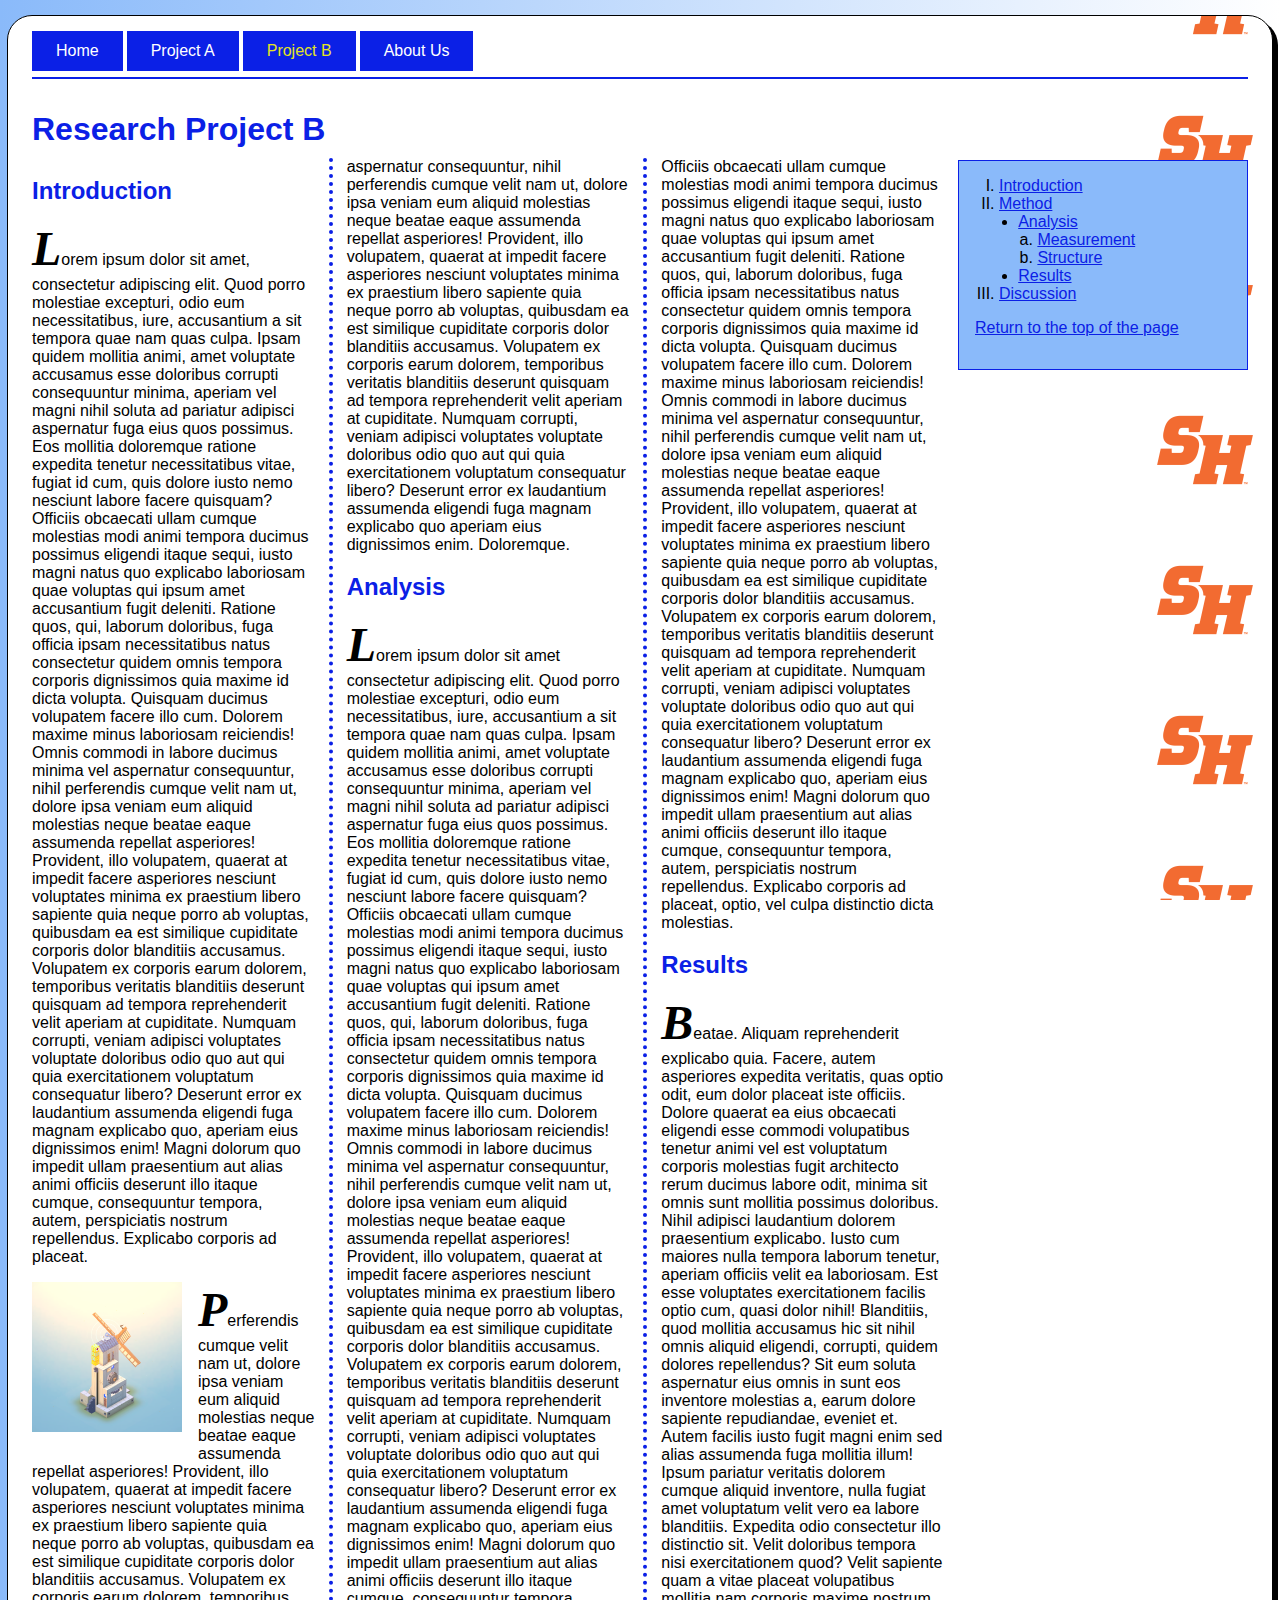
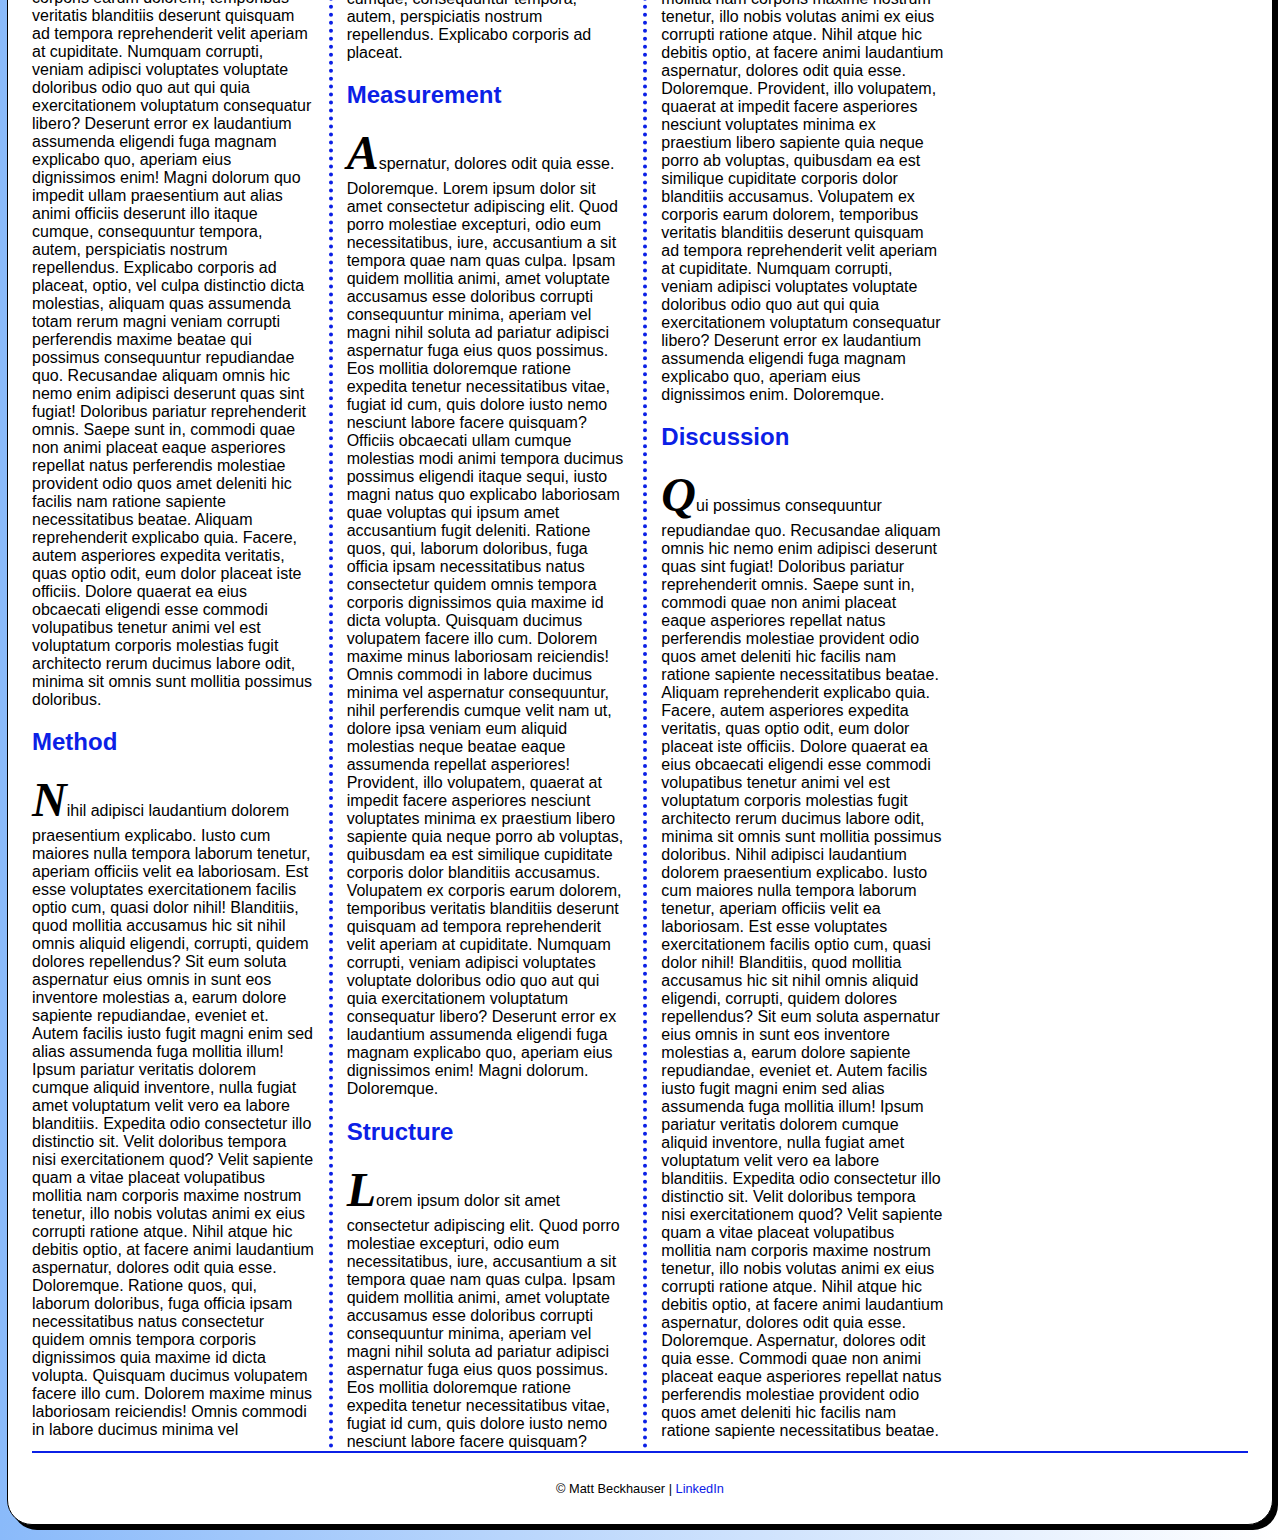
<file: coding exam/exam.html>
<!DOCTYPE html>
<html lang="en">
    <head>
        <meta charset="utf-8">
        <title>MGIS 3320 - Coding Exam</title>
        <link rel="stylesheet" href="exam.css">
    </head>

    <body>

        <nav>
            <ul>
                <li><a href="/index.html">Home</a></li>
                <li><a href="/q4/project.html">Project A</a></li>
                <li><a class="active" href="exam.html">Project B</a></li>
                <li><a href="#">About Us</a></li>
            </ul>
        </nav>

        <article>
            <h1 id="top">Research Project B</h1>

            <h2 id="introduction">Introduction</h2>
            <p>Lorem ipsum dolor sit amet, consectetur adipiscing elit. Quod porro molestiae excepturi, odio eum necessitatibus, iure, accusantium a sit tempora quae nam quas culpa. Ipsam quidem mollitia animi, amet voluptate accusamus esse doloribus corrupti consequuntur minima, aperiam vel magni nihil soluta ad pariatur adipisci aspernatur fuga eius quos possimus. Eos mollitia doloremque ratione expedita tenetur necessitatibus vitae, fugiat id cum, quis dolore iusto nemo nesciunt labore facere quisquam? Officiis obcaecati ullam cumque molestias modi animi tempora ducimus possimus eligendi itaque sequi, iusto magni natus quo explicabo laboriosam quae voluptas qui ipsum amet accusantium fugit deleniti. Ratione quos, qui, laborum doloribus, fuga officia ipsam necessitatibus natus consectetur quidem omnis tempora corporis dignissimos quia maxime id dicta volupta. Quisquam ducimus volupatem facere illo cum. Dolorem maxime minus laboriosam reiciendis! Omnis commodi in labore ducimus minima vel aspernatur consequuntur, nihil perferendis cumque velit nam ut, dolore ipsa veniam eum aliquid molestias neque beatae eaque assumenda repellat asperiores! Provident, illo volupatem, quaerat at impedit facere asperiores nesciunt voluptates minima ex praestium libero sapiente quia neque porro ab voluptas, quibusdam ea est similique cupiditate corporis dolor blanditiis accusamus. Volupatem ex corporis earum dolorem, temporibus veritatis blanditiis deserunt quisquam ad tempora reprehenderit velit aperiam at cupiditate. Numquam corrupti, veniam adipisci voluptates voluptate doloribus odio quo aut qui quia exercitationem voluptatum consequatur libero? Deserunt error ex laudantium assumenda eligendi fuga magnam explicabo quo, aperiam eius dignissimos enim! Magni dolorum quo impedit ullam praesentium aut alias animi officiis deserunt illo itaque cumque, consequuntur tempora, autem, perspiciatis nostrum repellendus. Explicabo corporis ad placeat.</p>

            <a href="https://www.nasa.gov" target="_blank" rel="noopener noreferrer">
                <img src="/files/space.png" alt="NASA Space Image" width="150">
            </a>
            <p>Perferendis cumque velit nam ut, dolore ipsa veniam eum aliquid molestias neque beatae eaque assumenda repellat asperiores! Provident, illo volupatem, quaerat at impedit facere asperiores nesciunt voluptates minima ex praestium libero sapiente quia neque porro ab voluptas, quibusdam ea est similique cupiditate corporis dolor blanditiis accusamus. Volupatem ex corporis earum dolorem, temporibus veritatis blanditiis deserunt quisquam ad tempora reprehenderit velit aperiam at cupiditate. Numquam corrupti, veniam adipisci voluptates voluptate doloribus odio quo aut qui quia exercitationem voluptatum consequatur libero? Deserunt error ex laudantium assumenda eligendi fuga magnam explicabo quo, aperiam eius dignissimos enim! Magni dolorum quo impedit ullam praesentium aut alias animi officiis deserunt illo itaque cumque, consequuntur tempora, autem, perspiciatis nostrum repellendus. Explicabo corporis ad placeat, optio, vel culpa distinctio dicta molestias, aliquam quas assumenda totam rerum magni veniam corrupti perferendis maxime beatae qui possimus consequuntur repudiandae quo. Recusandae aliquam omnis hic nemo enim adipisci deserunt quas sint fugiat! Doloribus pariatur reprehenderit omnis. Saepe sunt in, commodi quae non animi placeat eaque asperiores repellat natus perferendis molestiae provident odio quos amet deleniti hic facilis nam ratione sapiente necessitatibus beatae. Aliquam reprehenderit explicabo quia. Facere, autem asperiores expedita veritatis, quas optio odit, eum dolor placeat iste officiis. Dolore quaerat ea eius obcaecati eligendi esse commodi volupatibus tenetur animi vel est voluptatum corporis molestias fugit architecto rerum ducimus labore odit, minima sit omnis sunt mollitia possimus doloribus.</p>

            <h2 id="method">Method</h2>
            <p>Nihil adipisci laudantium dolorem praesentium explicabo. Iusto cum maiores nulla tempora laborum tenetur, aperiam officiis velit ea laboriosam. Est esse voluptates exercitationem facilis optio cum, quasi dolor nihil! Blanditiis, quod mollitia accusamus hic sit nihil omnis aliquid eligendi, corrupti, quidem dolores repellendus? Sit eum soluta aspernatur eius omnis in sunt eos inventore molestias a, earum dolore sapiente repudiandae, eveniet et. Autem facilis iusto fugit magni enim sed alias assumenda fuga mollitia illum! Ipsum pariatur veritatis dolorem cumque aliquid inventore, nulla fugiat amet voluptatum velit vero ea labore blanditiis. Expedita odio consectetur illo distinctio sit. Velit doloribus tempora nisi exercitationem quod? Velit sapiente quam a vitae placeat volupatibus mollitia nam corporis maxime nostrum tenetur, illo nobis volutas animi ex eius corrupti ratione atque. Nihil atque hic debitis optio, at facere animi laudantium aspernatur, dolores odit quia esse. Doloremque. Ratione quos, qui, laborum doloribus, fuga officia ipsam necessitatibus natus consectetur quidem omnis tempora corporis dignissimos quia maxime id dicta volupta. Quisquam ducimus volupatem facere illo cum. Dolorem maxime minus laboriosam reiciendis! Omnis commodi in labore ducimus minima vel aspernatur consequuntur, nihil perferendis cumque velit nam ut, dolore ipsa veniam eum aliquid molestias neque beatae eaque assumenda repellat asperiores! Provident, illo volupatem, quaerat at impedit facere asperiores nesciunt voluptates minima ex praestium libero sapiente quia neque porro ab voluptas, quibusdam ea est similique cupiditate corporis dolor blanditiis accusamus. Volupatem ex corporis earum dolorem, temporibus veritatis blanditiis deserunt quisquam ad tempora reprehenderit velit aperiam at cupiditate. Numquam corrupti, veniam adipisci voluptates voluptate doloribus odio quo aut qui quia exercitationem voluptatum consequatur libero? Deserunt error ex laudantium assumenda eligendi fuga magnam explicabo quo aperiam eius dignissimos enim. Doloremque.</p>

            <h2 id="analysis">Analysis</h2>
            <p>Lorem ipsum dolor sit amet consectetur adipiscing elit. Quod porro molestiae excepturi, odio eum necessitatibus, iure, accusantium a sit tempora quae nam quas culpa. Ipsam quidem mollitia animi, amet voluptate accusamus esse doloribus corrupti consequuntur minima, aperiam vel magni nihil soluta ad pariatur adipisci aspernatur fuga eius quos possimus. Eos mollitia doloremque ratione expedita tenetur necessitatibus vitae, fugiat id cum, quis dolore iusto nemo nesciunt labore facere quisquam? Officiis obcaecati ullam cumque molestias modi animi tempora ducimus possimus eligendi itaque sequi, iusto magni natus quo explicabo laboriosam quae voluptas qui ipsum amet accusantium fugit deleniti. Ratione quos, qui, laborum doloribus, fuga officia ipsam necessitatibus natus consectetur quidem omnis tempora corporis dignissimos quia maxime id dicta volupta. Quisquam ducimus volupatem facere illo cum. Dolorem maxime minus laboriosam reiciendis! Omnis commodi in labore ducimus minima vel aspernatur consequuntur, nihil perferendis cumque velit nam ut, dolore ipsa veniam eum aliquid molestias neque beatae eaque assumenda repellat asperiores! Provident, illo volupatem, quaerat at impedit facere asperiores nesciunt voluptates minima ex praestium libero sapiente quia neque porro ab voluptas, quibusdam ea est similique cupiditate corporis dolor blanditiis accusamus. Volupatem ex corporis earum dolorem, temporibus veritatis blanditiis deserunt quisquam ad tempora reprehenderit velit aperiam at cupiditate. Numquam corrupti, veniam adipisci voluptates voluptate doloribus odio quo aut qui quia exercitationem voluptatum consequatur libero? Deserunt error ex laudantium assumenda eligendi fuga magnam explicabo quo, aperiam eius dignissimos enim! Magni dolorum quo impedit ullam praesentium aut alias animi officiis deserunt illo itaque cumque, consequuntur tempora, autem, perspiciatis nostrum repellendus. Explicabo corporis ad placeat.</p>

            <h2 id="measurement">Measurement</h2>
            <p>Aspernatur, dolores odit quia esse. Doloremque. Lorem ipsum dolor sit amet consectetur adipiscing elit. Quod porro molestiae excepturi, odio eum necessitatibus, iure, accusantium a sit tempora quae nam quas culpa. Ipsam quidem mollitia animi, amet voluptate accusamus esse doloribus corrupti consequuntur minima, aperiam vel magni nihil soluta ad pariatur adipisci aspernatur fuga eius quos possimus. Eos mollitia doloremque ratione expedita tenetur necessitatibus vitae, fugiat id cum, quis dolore iusto nemo nesciunt labore facere quisquam? Officiis obcaecati ullam cumque molestias modi animi tempora ducimus possimus eligendi itaque sequi, iusto magni natus quo explicabo laboriosam quae voluptas qui ipsum amet accusantium fugit deleniti. Ratione quos, qui, laborum doloribus, fuga officia ipsam necessitatibus natus consectetur quidem omnis tempora corporis dignissimos quia maxime id dicta volupta. Quisquam ducimus volupatem facere illo cum. Dolorem maxime minus laboriosam reiciendis! Omnis commodi in labore ducimus minima vel aspernatur consequuntur, nihil perferendis cumque velit nam ut, dolore ipsa veniam eum aliquid molestias neque beatae eaque assumenda repellat asperiores! Provident, illo volupatem, quaerat at impedit facere asperiores nesciunt voluptates minima ex praestium libero sapiente quia neque porro ab voluptas, quibusdam ea est similique cupiditate corporis dolor blanditiis accusamus. Volupatem ex corporis earum dolorem, temporibus veritatis blanditiis deserunt quisquam ad tempora reprehenderit velit aperiam at cupiditate. Numquam corrupti, veniam adipisci voluptates voluptate doloribus odio quo aut qui quia exercitationem voluptatum consequatur libero? Deserunt error ex laudantium assumenda eligendi fuga magnam explicabo quo, aperiam eius dignissimos enim! Magni dolorum. Doloremque.</p>

            <h2 id="structure">Structure</h2>
            <p>Lorem ipsum dolor sit amet consectetur adipiscing elit. Quod porro molestiae excepturi, odio eum necessitatibus, iure, accusantium a sit tempora quae nam quas culpa. Ipsam quidem mollitia animi, amet voluptate accusamus esse doloribus corrupti consequuntur minima, aperiam vel magni nihil soluta ad pariatur adipisci aspernatur fuga eius quos possimus. Eos mollitia doloremque ratione expedita tenetur necessitatibus vitae, fugiat id cum, quis dolore iusto nemo nesciunt labore facere quisquam? Officiis obcaecati ullam cumque molestias modi animi tempora ducimus possimus eligendi itaque sequi, iusto magni natus quo explicabo laboriosam quae voluptas qui ipsum amet accusantium fugit deleniti. Ratione quos, qui, laborum doloribus, fuga officia ipsam necessitatibus natus consectetur quidem omnis tempora corporis dignissimos quia maxime id dicta volupta. Quisquam ducimus volupatem facere illo cum. Dolorem maxime minus laboriosam reiciendis! Omnis commodi in labore ducimus minima vel aspernatur consequuntur, nihil perferendis cumque velit nam ut, dolore ipsa veniam eum aliquid molestias neque beatae eaque assumenda repellat asperiores! Provident, illo volupatem, quaerat at impedit facere asperiores nesciunt voluptates minima ex praestium libero sapiente quia neque porro ab voluptas, quibusdam ea est similique cupiditate corporis dolor blanditiis accusamus. Volupatem ex corporis earum dolorem, temporibus veritatis blanditiis deserunt quisquam ad tempora reprehenderit velit aperiam at cupiditate. Numquam corrupti, veniam adipisci voluptates voluptate doloribus odio quo aut qui quia exercitationem voluptatum consequatur libero? Deserunt error ex laudantium assumenda eligendi fuga magnam explicabo quo, aperiam eius dignissimos enim! Magni dolorum quo impedit ullam praesentium aut alias animi officiis deserunt illo itaque cumque, consequuntur tempora, autem, perspiciatis nostrum repellendus. Explicabo corporis ad placeat, optio, vel culpa distinctio dicta molestias.</p>

            <h2 id="results">Results</h2>
            <p>Beatae. Aliquam reprehenderit explicabo quia. Facere, autem asperiores expedita veritatis, quas optio odit, eum dolor placeat iste officiis. Dolore quaerat ea eius obcaecati eligendi esse commodi volupatibus tenetur animi vel est voluptatum corporis molestias fugit architecto rerum ducimus labore odit, minima sit omnis sunt mollitia possimus doloribus. Nihil adipisci laudantium dolorem praesentium explicabo. Iusto cum maiores nulla tempora laborum tenetur, aperiam officiis velit ea laboriosam. Est esse voluptates exercitationem facilis optio cum, quasi dolor nihil! Blanditiis, quod mollitia accusamus hic sit nihil omnis aliquid eligendi, corrupti, quidem dolores repellendus? Sit eum soluta aspernatur eius omnis in sunt eos inventore molestias a, earum dolore sapiente repudiandae, eveniet et. Autem facilis iusto fugit magni enim sed alias assumenda fuga mollitia illum! Ipsum pariatur veritatis dolorem cumque aliquid inventore, nulla fugiat amet voluptatum velit vero ea labore blanditiis. Expedita odio consectetur illo distinctio sit. Velit doloribus tempora nisi exercitationem quod? Velit sapiente quam a vitae placeat volupatibus mollitia nam corporis maxime nostrum tenetur, illo nobis volutas animi ex eius corrupti ratione atque. Nihil atque hic debitis optio, at facere animi laudantium aspernatur, dolores odit quia esse. Doloremque. Provident, illo volupatem, quaerat at impedit facere asperiores nesciunt voluptates minima ex praestium libero sapiente quia neque porro ab voluptas, quibusdam ea est similique cupiditate corporis dolor blanditiis accusamus. Volupatem ex corporis earum dolorem, temporibus veritatis blanditiis deserunt quisquam ad tempora reprehenderit velit aperiam at cupiditate. Numquam corrupti, veniam adipisci voluptates voluptate doloribus odio quo aut qui quia exercitationem voluptatum consequatur libero? Deserunt error ex laudantium assumenda eligendi fuga magnam explicabo quo, aperiam eius dignissimos enim. Doloremque.</p>

            <h2 id="discussion">Discussion</h2>
            <p>Qui possimus consequuntur repudiandae quo. Recusandae aliquam omnis hic nemo enim adipisci deserunt quas sint fugiat! Doloribus pariatur reprehenderit omnis. Saepe sunt in, commodi quae non animi placeat eaque asperiores repellat natus perferendis molestiae provident odio quos amet deleniti hic facilis nam ratione sapiente necessitatibus beatae. Aliquam reprehenderit explicabo quia. Facere, autem asperiores expedita veritatis, quas optio odit, eum dolor placeat iste officiis. Dolore quaerat ea eius obcaecati eligendi esse commodi volupatibus tenetur animi vel est voluptatum corporis molestias fugit architecto rerum ducimus labore odit, minima sit omnis sunt mollitia possimus doloribus. Nihil adipisci laudantium dolorem praesentium explicabo. Iusto cum maiores nulla tempora laborum tenetur, aperiam officiis velit ea laboriosam. Est esse voluptates exercitationem facilis optio cum, quasi dolor nihil! Blanditiis, quod mollitia accusamus hic sit nihil omnis aliquid eligendi, corrupti, quidem dolores repellendus? Sit eum soluta aspernatur eius omnis in sunt eos inventore molestias a, earum dolore sapiente repudiandae, eveniet et. Autem facilis iusto fugit magni enim sed alias assumenda fuga mollitia illum! Ipsum pariatur veritatis dolorem cumque aliquid inventore, nulla fugiat amet voluptatum velit vero ea labore blanditiis. Expedita odio consectetur illo distinctio sit. Velit doloribus tempora nisi exercitationem quod? Velit sapiente quam a vitae placeat volupatibus mollitia nam corporis maxime nostrum tenetur, illo nobis volutas animi ex eius corrupti ratione atque. Nihil atque hic debitis optio, at facere animi laudantium aspernatur, dolores odit quia esse. Doloremque. Aspernatur, dolores odit quia esse. Commodi quae non animi placeat eaque asperiores repellat natus perferendis molestiae provident odio quos amet deleniti hic facilis nam ratione sapiente necessitatibus beatae.</p>
        </article>

        <aside>
            <ol>
                <li><a href="#introduction">Introduction</a></li>
                <li><a href="#method">Method</a>
                    <ul>
                        <li><a href="#analysis">Analysis</a>
                            <ol type="a">
                                <li><a href="#measurement">Measurement</a></li>
                                <li><a href="#structure">Structure</a></li>
                            </ol>
                        </li>
                        <li><a href="#results">Results</a></li>
                    </ul>
                </li>
                <li><a href="#discussion">Discussion</a></li>
            </ol>
            <p><a href="#top">Return to the top of the page</a></p>
        </aside>

        <footer>
            <p>&copy; Matt Beckhauser | <a href="https://www.linkedin.com/in/matheus-sousa-beckhauser-232a20245" target="_blank" rel="noopener noreferrer">LinkedIn</a></p>
        </footer>

    </body>
</html>
</file>
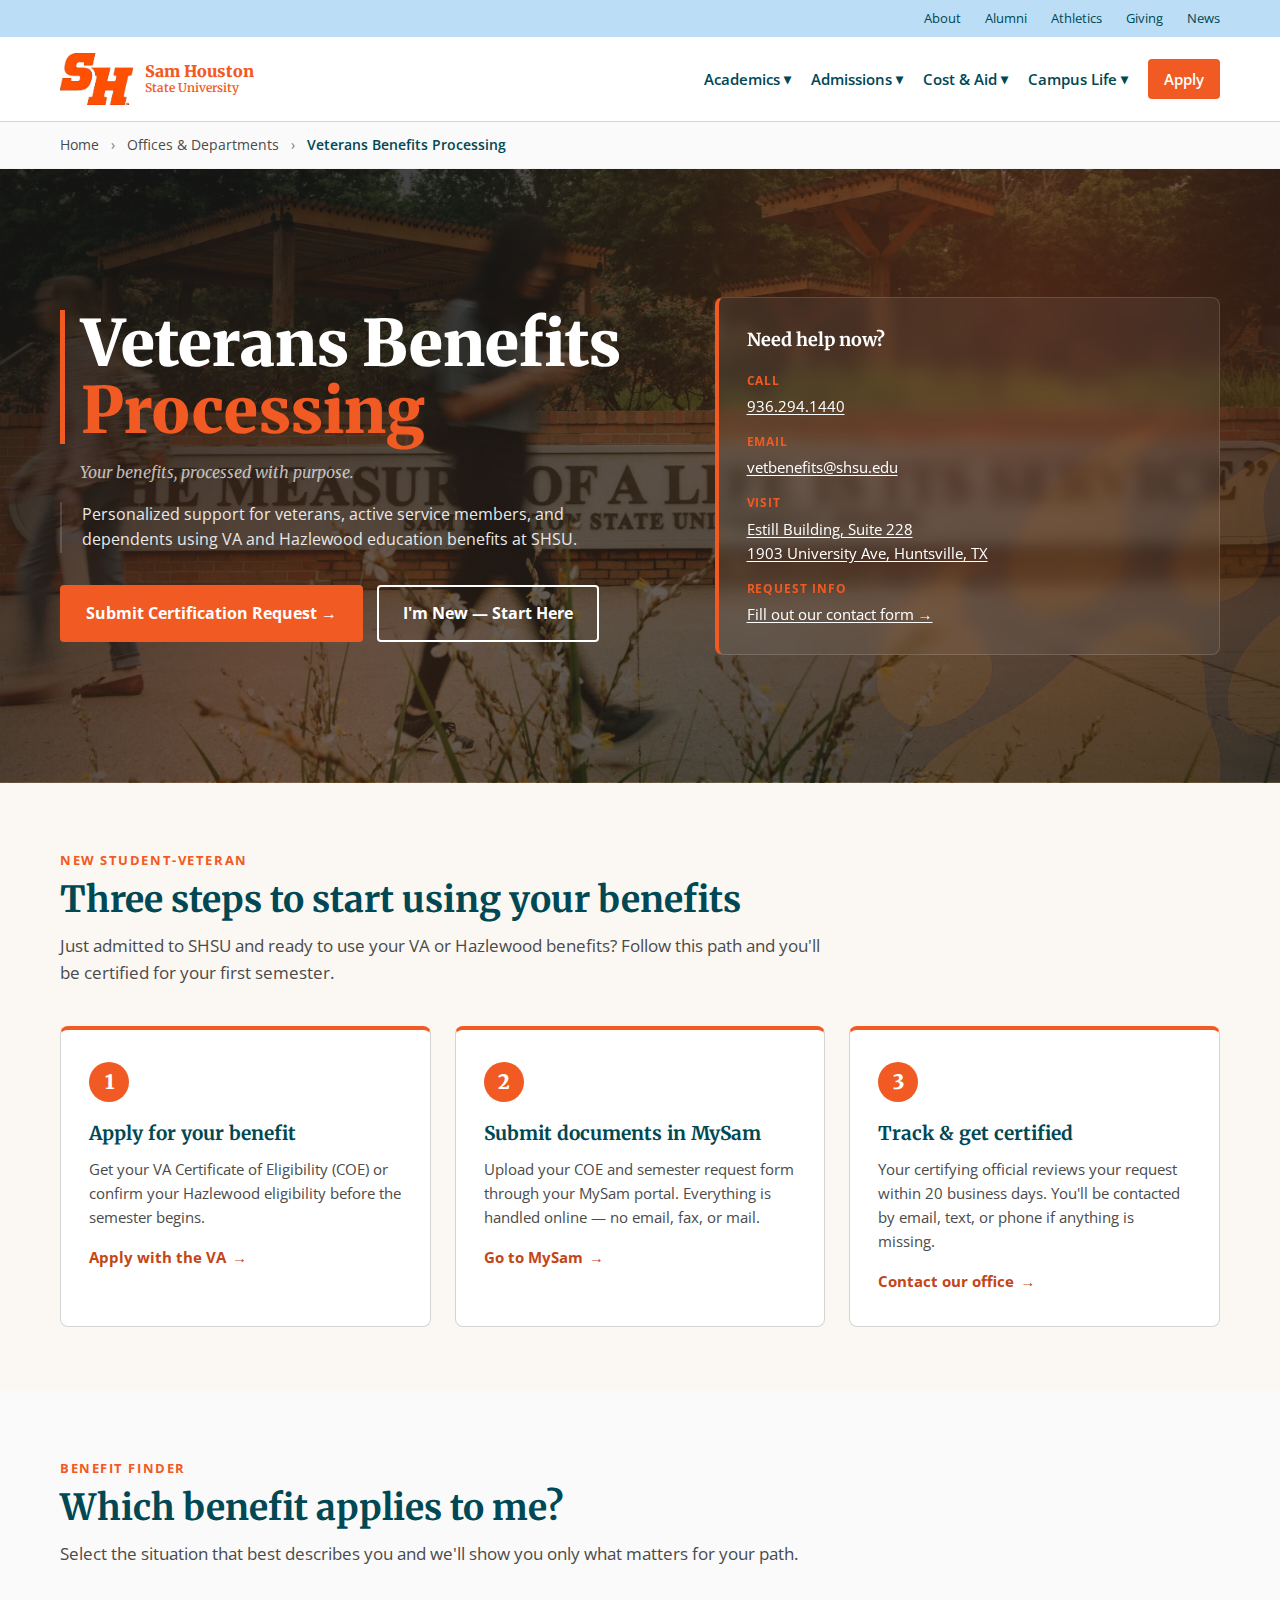
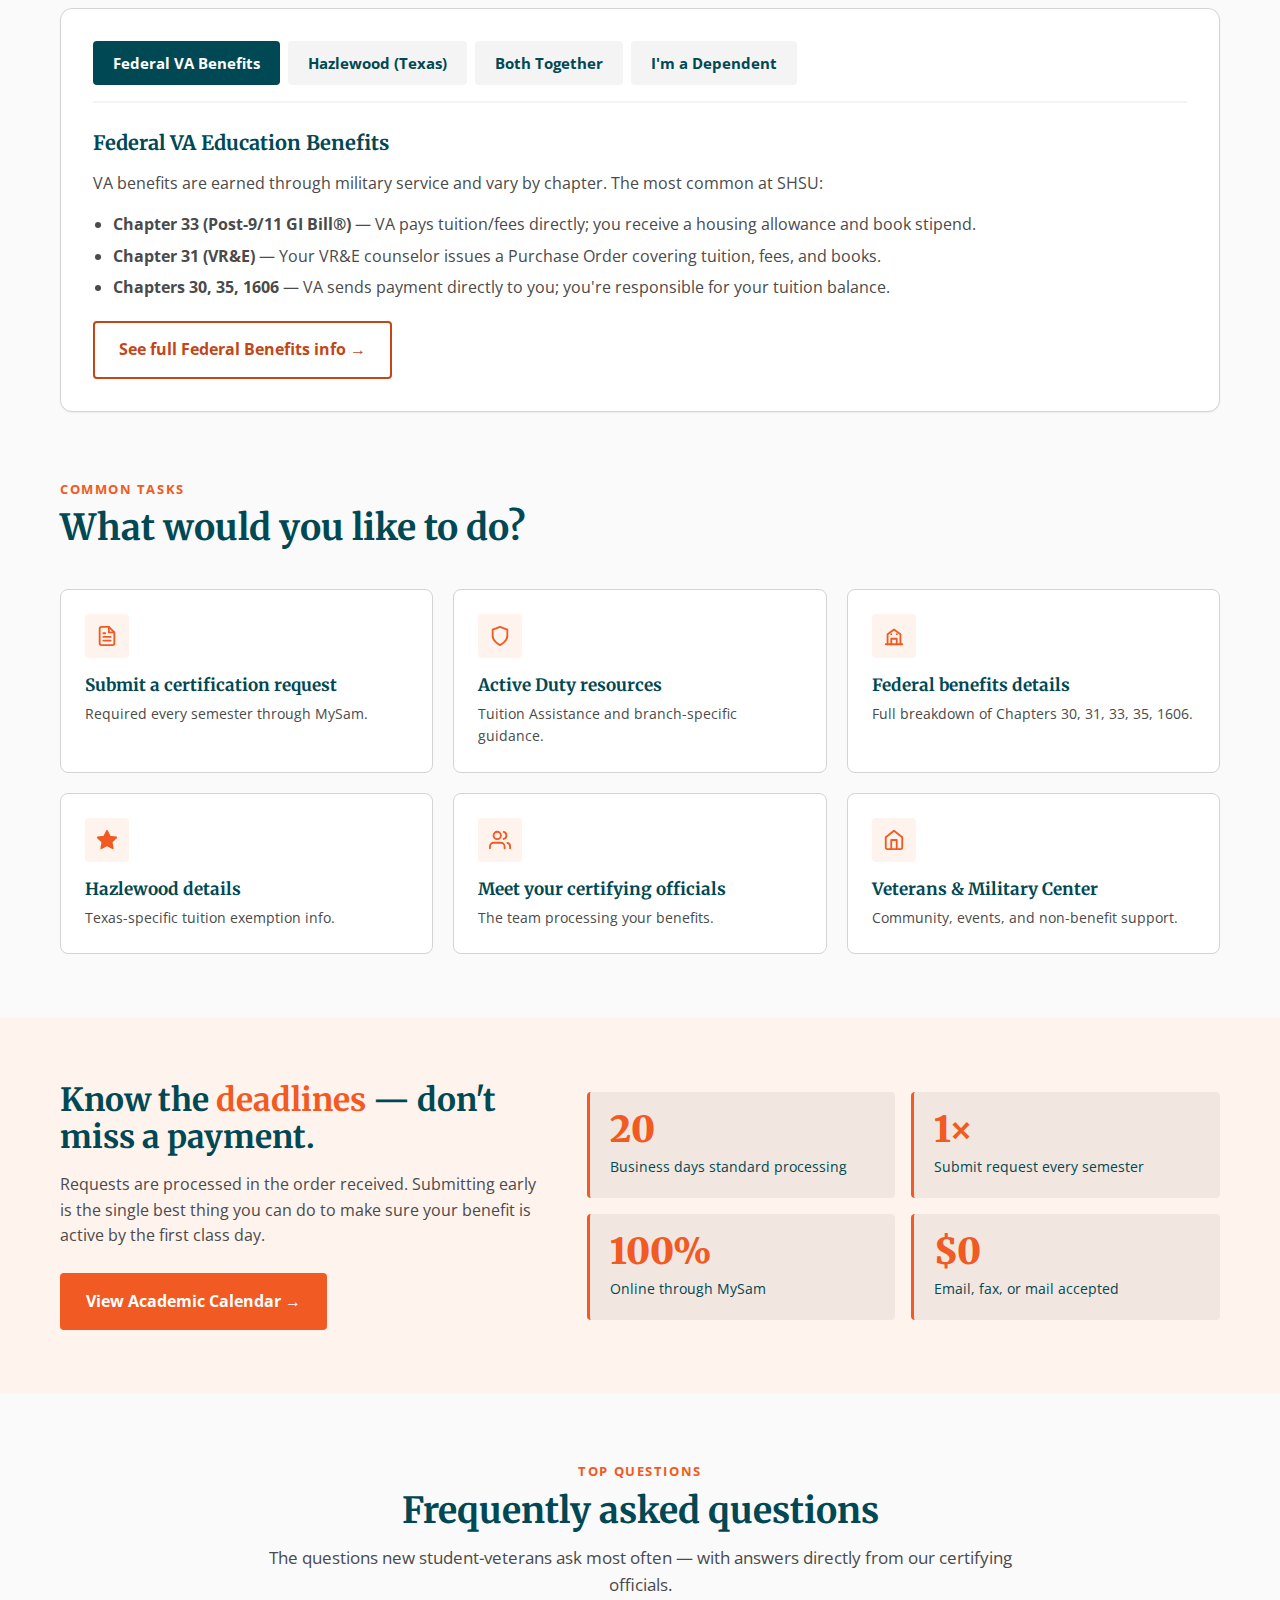
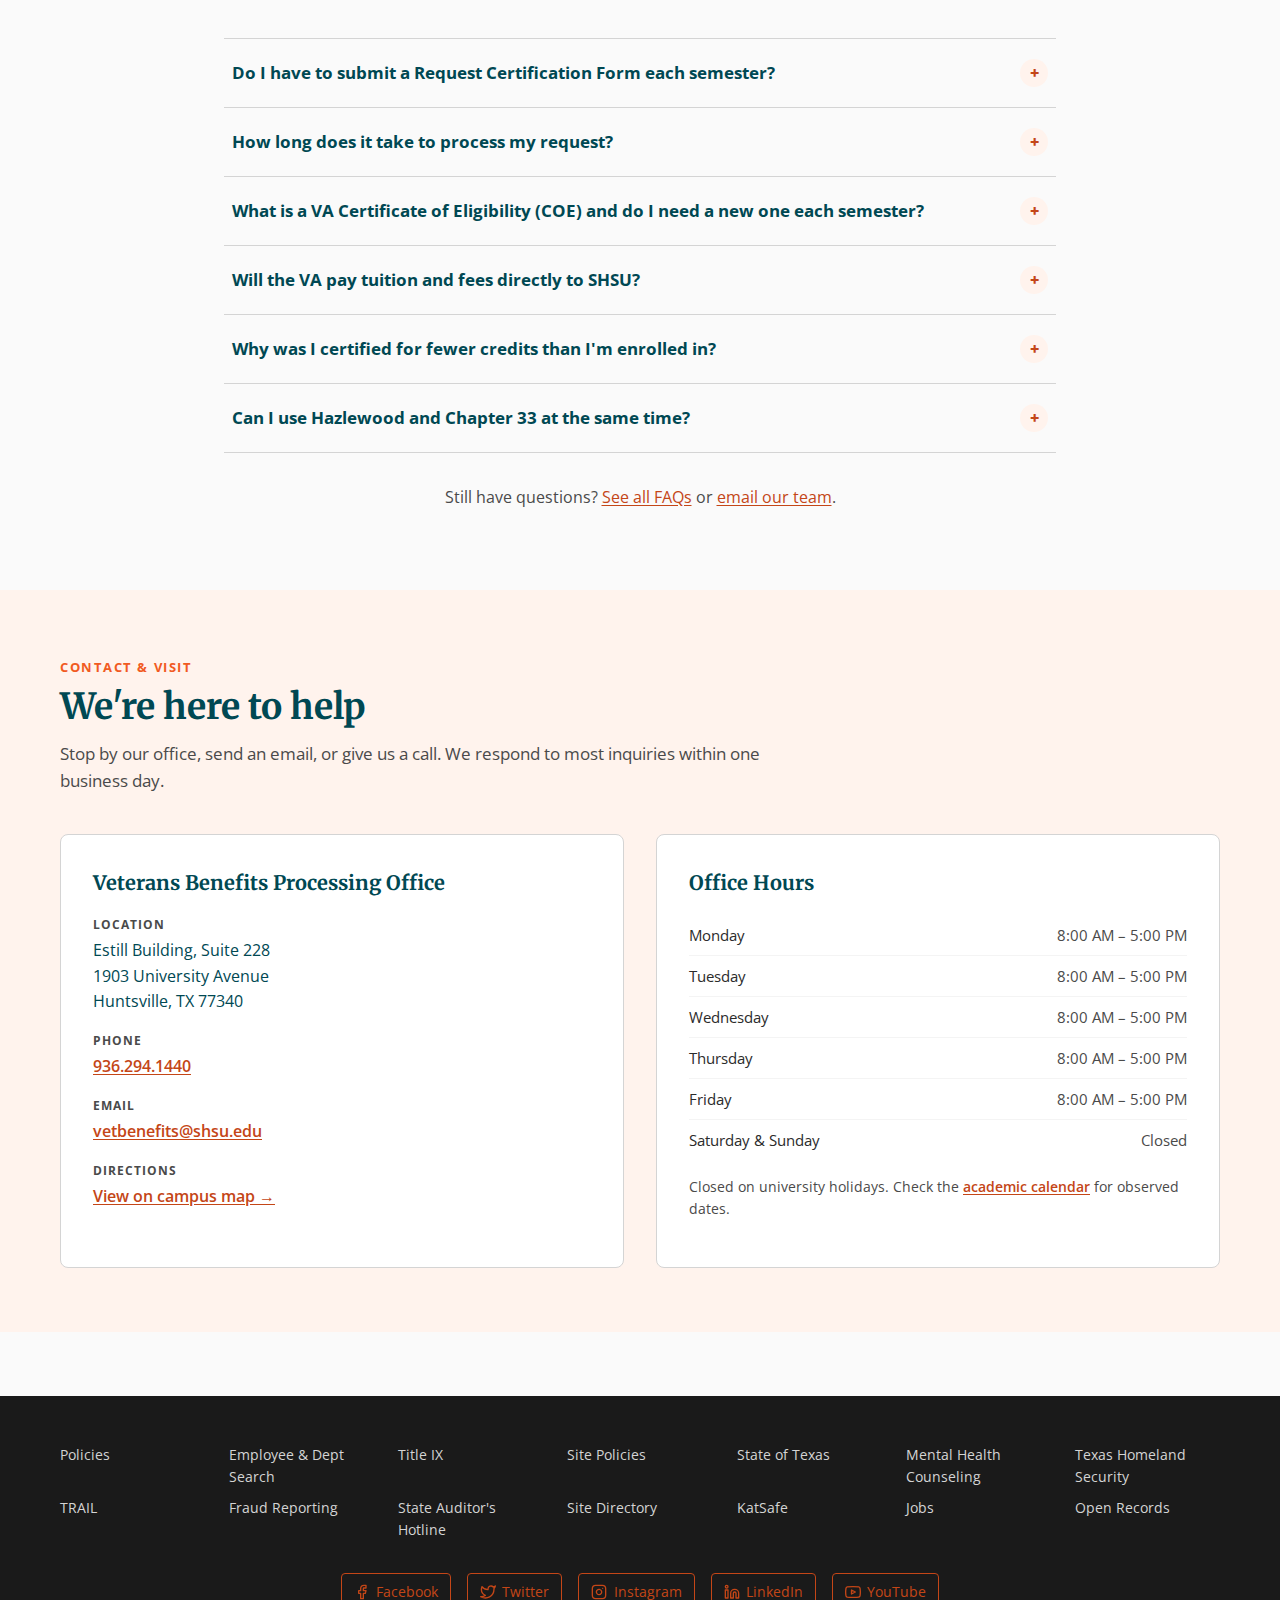
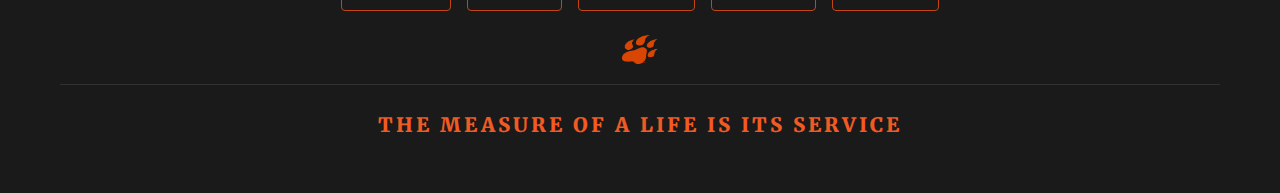
<file: project/veteran-benefits-processing.html>
<!DOCTYPE html>
<html lang="en">
<head>
<meta charset="UTF-8" />
<meta name="viewport" content="width=device-width, initial-scale=1.0" />
<title>Veterans Benefits Processing | Sam Houston State University</title>
<link rel="icon" type="image/png" href="/files/bearkat_paw.png">
<link rel="preconnect" href="https://fonts.googleapis.com">
<link rel="preconnect" href="https://fonts.gstatic.com" crossorigin>
<link href="https://fonts.googleapis.com/css2?family=Open+Sans:wght@400;600;700;800&family=Merriweather:wght@700;900&display=swap" rel="stylesheet">
<style>
  /* =========================================================
     SHSU BRAND TOKENS
     ========================================================= */
  :root{
    --shsu-orange: #F15A22;
    --shsu-orange-dark: #C44617;
    --shsu-orange-light: #FFF3ED;
    --shsu-black: #1A1A1A;
    --shsu-teal: #004853;
    --shsu-gray-900: #2B2B2B;
    --shsu-gray-700: #4A4A4A;
    --shsu-gray-500: #767676;
    --shsu-gray-300: #D4D4D4;
    --shsu-gray-100: #F4F4F4;
    --shsu-gray-50: #FAFAFA;
    --shsu-white: #FFFFFF;
    --shsu-cream: #FBF8F4;
    --shsu-success: #2E7D32;
    --shsu-info: #1565C0;

    --ff-body: 'Open Sans', 'Helvetica Neue', Arial, sans-serif;
    --ff-display: 'Merriweather', Georgia, serif;

    --shadow-sm: 0 1px 2px rgba(0,0,0,0.06);
    --shadow-md: 0 4px 12px rgba(0,0,0,0.08);
    --shadow-lg: 0 12px 32px rgba(0,0,0,0.12);

    --radius-sm: 4px;
    --radius-md: 8px;
    --radius-lg: 12px;

    --container: 1200px;
  }

  *,*::before,*::after{ box-sizing:border-box; }
  html{ scroll-behavior:smooth; }
  body{
    margin:0;
    font-family:var(--ff-body);
    color:var(--shsu-gray-900);
    background:var(--shsu-white);
    line-height:1.6;
    font-size:16px;
    -webkit-font-smoothing:antialiased;
  }
  img{ max-width:100%; display:block; }
  a{ color:var(--shsu-orange-dark); text-decoration:underline; text-underline-offset:2px; }
  a:hover{ color:var(--shsu-orange); }
  button{ font-family:inherit; cursor:pointer; }

  .container{ max-width:var(--container); margin:0 auto; padding:0 1.25rem; }

  /* Skip link for accessibility */
  .skip-link{
    position:absolute; left:-9999px; top:0;
    background:var(--shsu-black); color:#fff;
    padding:0.75rem 1rem; z-index:1000;
  }
  .skip-link:focus{ left:0; }

  /* =========================================================
     UTILITY BAR 
     ========================================================= */
  .util-bar{
    background:#BBDDF6;
    color:#004853;
    font-size:0.8125rem;
  }
  .util-bar .container{
    display:flex; justify-content:flex-end; align-items:center;
    gap:1.5rem; padding-top:0.5rem; padding-bottom:0.5rem;
  }
  .util-bar a{ color:#004853; text-decoration:none; }
  .util-bar a:hover{ text-decoration:underline; text-underline-offset:3px; }
  @media (max-width:700px){ .util-bar{ display:none; } }

  /* =========================================================
     HEADER / PRIMARY NAV
     ========================================================= */
  .site-header{
    background:#fff;
    border-bottom:1px solid var(--shsu-gray-300);
    position:sticky; top:0; z-index:50;
  }
  .header-inner{
    display:flex; align-items:center; justify-content:space-between;
    padding:1rem 1.25rem;
    max-width:var(--container); margin:0 auto;
    gap:1.5rem;
  }
  .logo{
    display:flex; align-items:center; gap:0.75rem;
    text-decoration:none; color:var(--shsu-teal);
  }
  .logo-mark{
    height:52px; width:auto;
    flex-shrink:0;
    display:block;
  }
  @media (max-width:540px){ .logo-mark{ height:42px; } }
  .logo-text{ line-height:1.1; }
  .logo-text .kicker{
    font-family:var(--ff-display); font-size:1rem;
    color:var(--shsu-orange); font-weight:900;
  }
  .logo-text .name{
    font-family:var(--ff-display); font-weight:600; font-size:0.75rem;
    color:var(--shsu-orange);
  }
  .primary-nav{ 
    display:flex; align-items:center; gap:1.25rem; 
  }
  .primary-nav a{
    color:#004853; text-decoration:none; font-weight:600;
    font-size:0.9375rem; padding:0.5rem 0; position:relative;
  }
  .primary-nav a:hover{ 
    color:#004853; 
    text-decoration:underline; 
    text-decoration-color:var(--shsu-teal); 
    text-underline-offset:3px; 
  }
  .primary-nav .cta-apply{
    background:var(--shsu-orange); color:#fff;
    padding:0.5rem 1rem; border-radius:var(--radius-sm);
    text-decoration:none;
  }
  .primary-nav .cta-apply:hover{ background:var(--shsu-orange-dark); color:#fff; text-decoration:none; }
  .menu-toggle{
    display:none; background:none; border:0;
    font-size:1.5rem; color:var(--shsu-teal);
    padding:0.5rem;
  }
  @media (max-width:880px){
    .primary-nav{ display:none; position:absolute; top:100%; left:0; right:0;
      background:#fff; flex-direction:column; align-items:stretch;
      border-bottom:3px solid var(--shsu-orange);
      padding:0.5rem 1.25rem 1rem; box-shadow:var(--shadow-md); }
    .primary-nav.open{ display:flex; }
    .primary-nav a{ padding:0.75rem 0; border-bottom:1px solid var(--shsu-gray-100); }
    .menu-toggle{ display:block; }
  }

  /* =========================================================
   NAV DROPDOWN
   ========================================================= */
.nav-dropdown {
  position: relative;
}

.nav-dropdown-toggle {
  background: none;
  border: 0;
  color: #004853;
  font-weight: 600;
  font-size: 0.9375rem;
  font-family: var(--ff-body);
  padding: 0.5rem 0;
  cursor: pointer;
  display: flex;
  align-items: center;
  gap: 0.25rem;
}

.nav-dropdown-toggle:hover {
  color: #004853;
  text-decoration:none;
}

.nav-dropdown-toggle:hover .nav-toggle-text {
  text-decoration: underline;
  text-decoration-color: #004853;
  text-underline-offset: 3px;
}

.nav-arrow {
  font-size: 0.9rem;
  transition: transform 0.2s ease;
  text-decoration: none !important;
  display: inline-block;
}

.nav-dropdown-toggle:hover .nav-arrow {
  text-decoration: none;
}

.nav-dropdown-toggle[aria-expanded="true"] .nav-arrow {
  transform: rotate(180deg);
}

.nav-dropdown-menu {
  position: absolute;
  top: calc(100% + 0.5rem);
  left: 0;
  background: var(--shsu-gray-50);
  border-top: 3px solid var(--shsu-orange);
  border-radius: var(--radius-sm);
  box-shadow: var(--shadow-lg);
  min-width: 200px;
  z-index: 100;
  display: flex;
  flex-direction: column;
  padding: 0.5rem 0;
}

.nav-dropdown-menu[hidden] {
  display: none;
}

.nav-dropdown-menu a {
  color: var(--shsu-teal);
  text-decoration: none;
  font-size: 0.9375rem;
  font-weight: 600;
  padding: 0.65rem 1.25rem;
  border-left: 3px solid transparent;
  transition: all 0.15s ease;
}

.nav-dropdown-menu a:hover {
  background: rgba(0,0,0,0.04);
  border-left-color: var(--shsu-orange);
  color: var(--shsu-orange);
  text-decoration: none !important;
}

@media (max-width: 880px) {
  .nav-dropdown-menu {
    position: static;
    box-shadow: none;
    border-top: none;
    border-left: 3px solid var(--shsu-orange);
    background: var(--shsu-gray-50);
    margin: 0.25rem 0 0.5rem 1rem;
    border-radius: 0;
    padding: 0;
  }
  .nav-dropdown-menu a {
    color: var(--shsu-teal);
    padding: 0.5rem 1rem;
    border-left: none;
    border-bottom: 1px solid var(--shsu-gray-100);
  }
  .nav-dropdown-menu a:hover {
    color: var(--shsu-orange);
    background: none;
  }
}

  /* =========================================================
     BREADCRUMBS
     ========================================================= */
  .crumbs{
    background:var(--shsu-gray-50);
    border-bottom:1px solid var(--shsu-gray-100);
    font-size:0.875rem;
  }
  .crumbs .container{ padding-top:0.75rem; padding-bottom:0.75rem; }
  .crumbs a{ color:var(--shsu-gray-700); text-decoration:none; }
  .crumbs a:hover{ color:var(--shsu-orange); text-decoration:underline; }
  .crumbs .sep{ color:var(--shsu-gray-500); margin:0 0.5rem; }
  .crumbs .current{ color:var(--shsu-teal); font-weight:600; }

  /* =========================================================
     HERO
     ========================================================= */
  .hero {
  background:
    linear-gradient(135deg, rgba(20,20,20,0.88) 0%, rgba(20,20,20,0.65) 50%, rgba(20,20,20,0.80) 100%),
    url('/files/hero_image.jpg');
  background-size: cover;
  background-position: center;
  background-repeat: no-repeat;
  color: #fff;
  position: relative;
  overflow: hidden;
  }
  .hero::before{
    content:""; position:absolute; inset:0;
    background:
      radial-gradient(circle at 80% 20%, rgba(241,90,34,0.25), transparent 50%),
      radial-gradient(circle at 20% 80%, rgba(241,90,34,0.15), transparent 40%);
    pointer-events:none;
  }
  .hero-paw{
    position:absolute;
    right:-80px; bottom:-100px;
    width:520px; height:auto;
    opacity:0.08;
    transform:rotate(-18deg);
    pointer-events:none;
    z-index:0;
    filter:brightness(1.8);
  }
  @media (max-width:880px){
    .hero-paw{ width:380px; right:-120px; bottom:-80px; opacity:0.06; }
  }
  .hero .container{
    position:relative; z-index:1;
    padding-top:4rem; padding-bottom:4rem;
    display:grid; grid-template-columns:1.2fr 1fr; gap:3rem; align-items:center;
  }
  @media (max-width:880px){
    .hero .container{ grid-template-columns:1fr; padding-top:2.5rem; padding-bottom:2.5rem; gap:2rem; }
  }
  .hero-label {
    font-size: 0.8125rem;
    font-weight: 700;
    letter-spacing: 0.18em;
    text-transform: uppercase;
    color: #a3d237;
    margin: 0 0 0.75rem;
  }
  .hero h1 {
    font-family: var(--ff-display);
    font-size: clamp(1.25rem, 2.5vw, 1.875rem);
    font-weight: 700;
    line-height: 1.2;
    margin: 0 0 0.75rem;
    color: #E8E8E8;
  }
  .hero h1 {
    font-family: var(--ff-display);
    font-size: clamp(2.5rem, 5vw, 4rem);
    font-weight: 900;
    line-height: 1.05;
    margin: 0 0 1rem;
    color: #fff;
    border-left: 5px solid var(--shsu-orange);
    padding-left: 1rem;
  }
  .hero h1 em {
    color: var(--shsu-orange);
    font-style: normal;
    display: block;
  }
  .hero-tagline {
    font-family: var(--ff-display);
    font-size: 1rem;
    font-style: italic;
    color: rgba(255, 255, 255, 0.7);
    margin: 0 0 1rem;
    padding-left: 1.25rem;
  }
  .hero p.lead {
    font-size: 1rem;
    color: #E8E8E8;
    margin: 0 0 2rem;
    max-width: 36rem;
    padding-left: 1.25rem;
    border-left: 2px solid rgba(255,255,255,0.15);
  }
  
  .hero-ctas{ display:flex; flex-wrap:wrap; gap:0.875rem; }
  .btn{
    display:inline-flex; align-items:center; gap:0.5rem;
    padding:0.875rem 1.5rem;
    border:2px solid transparent;
    font-weight:700; font-size:1rem;
    border-radius:var(--radius-sm);
    text-decoration:none; transition:all 0.15s ease;
    cursor:pointer;
  }
  .btn-primary{
    background:var(--shsu-orange); color:#fff; border-color:var(--shsu-orange);
  }
  .btn-primary:hover{ background:var(--shsu-orange-dark); border-color:var(--shsu-orange-dark); color:#fff; }
  .btn-ghost{
    background:transparent; color:#fff; border-color:#fff;
  }
  .btn-ghost:hover{ background:#fff; color:var(--shsu-teal); }
  .btn-outline{
    background:#fff; color:var(--shsu-teal); border-color:var(--shsu-teal);
  }
  .btn-outline:hover{ background:var(--shsu-teal); color:#fff; }

  /* Hero aside - contact quick-glance */
  .hero-panel{
    background:rgba(255,255,255,0.06);
    border:1px solid rgba(255,255,255,0.14);
    border-left:4px solid var(--shsu-orange);
    backdrop-filter:blur(8px);
    padding:1.75rem;
    border-radius:var(--radius-md);
  }
  .hero-panel h3{
    margin:0 0 1rem;
    font-family:var(--ff-display);
    font-size:1.125rem;
    color:#fff;
  }
  .hero-panel dl{ margin:0; }
  .hero-panel dt{
    font-size:0.75rem; letter-spacing:0.08em; text-transform:uppercase;
    color:var(--shsu-orange); font-weight:700; margin-top:0.875rem;
  }
  .hero-panel dt:first-child{ margin-top:0; }
  .hero-panel dd{ margin:0.25rem 0 0; font-size:0.9375rem; color:#fff; }
  .hero-panel a{ color:#fff; }

  /* =========================================================
     SECTION SCAFFOLDING
     ========================================================= */
  section{ padding:4rem 0; }
  @media (max-width:700px){ section{ padding:2.5rem 0; } }

  .section-head{ margin-bottom:2.5rem; max-width:48rem; }
  .section-head .kicker{
    display:inline-block;
    color:var(--shsu-orange);
    font-size:0.8125rem; letter-spacing:0.12em; text-transform:uppercase;
    font-weight:700; margin-bottom:0.5rem;
  }
  .section-head h2{
    font-family:var(--ff-display);
    font-size:clamp(1.75rem, 3vw, 2.25rem);
    line-height:1.15;
    margin:0 0 0.75rem;
    color:var(--shsu-teal);
  }
  .section-head p{
    font-size:1.0625rem;
    color:var(--shsu-gray-700);
    margin:0;
  }

  /* =========================================================
     3 STEPS
     ========================================================= */
  .steps-section{ background:var(--shsu-cream); }
  .steps{
    display:grid; grid-template-columns:repeat(3,1fr); gap:1.5rem;
    counter-reset:step;
  }
  @media (max-width:880px){ .steps{ grid-template-columns:1fr; } }
  .step{
    background:#fff;
    padding:2rem 1.75rem;
    border-radius:var(--radius-md);
    border:1px solid var(--shsu-gray-300);
    border-top:4px solid var(--shsu-orange);
    position:relative;
    transition:transform 0.2s ease, box-shadow 0.2s ease;
  }
  .step:hover{ transform:translateY(-3px); box-shadow:var(--shadow-lg); }
  .step-number{
    display:inline-flex; align-items:center; justify-content:center;
    width:2.5rem; height:2.5rem;
    background:var(--shsu-orange); color:#fff;
    font-family:var(--ff-display); font-weight:900; font-size:1.25rem;
    border-radius:50%;
    margin-bottom:1rem;
  }
  .step h3{
    font-family:var(--ff-display); font-size:1.1875rem;
    margin:0 0 0.5rem; color:var(--shsu-teal);
  }
  .step p{ margin:0 0 1rem; color:var(--shsu-gray-700); font-size:0.9375rem; }
  .step a.step-link{
    font-weight:700; font-size:0.9375rem;
    color:var(--shsu-orange-dark); text-decoration:none;
    display:inline-flex; align-items:center; gap:0.375rem;
  }
  .step a.step-link:hover{ color:var(--shsu-orange); }
  .step a.step-link::after{ content:"→"; transition:transform 0.15s ease; }
  .step a.step-link:hover::after{ transform:translateX(4px); }

  /* =========================================================
     BENEFIT FINDER 
     ========================================================= */
  .finder{
    background:var(--shsu-gray-50);
  }
  .finder-card{
    background:#fff;
    border:1px solid var(--shsu-gray-300);
    border-radius:var(--radius-lg);
    padding:2rem;
    box-shadow:var(--shadow-sm);
  }
  .finder-tabs{
    display:flex; flex-wrap:wrap; gap:0.5rem;
    border-bottom:2px solid var(--shsu-gray-100);
    padding-bottom:1rem; margin-bottom:1.5rem;
  }
  .finder-tab{
    padding:0.75rem 1.25rem;
    background:var(--shsu-gray-100); color:#004853;
    border:0; border-radius:var(--radius-sm);
    font-weight:700; font-size:0.9375rem;
    transition:all 0.15s ease;
  }
  .finder-tab:hover{ background:var(--shsu-gray-300); }
  .finder-tab[aria-selected="true"]{
    background:#004853; color:#fff;
  }
  .finder-panel{ display:none; }
  .finder-panel.active{ display:block; animation:fadeIn 0.25s ease; }
  @keyframes fadeIn{ from{ opacity:0; transform:translateY(4px); } to{ opacity:1; transform:none; } }
  .finder-panel h3{
    font-family:var(--ff-display); font-size:1.25rem;
    color:#004853; margin:0 0 0.75rem;
  }
  .finder-panel p{ margin:0 0 1rem; color:var(--shsu-gray-700); }
  .finder-panel ul{ margin:0 0 1.25rem; padding-left:1.25rem; color:var(--shsu-gray-700); }
  .finder-panel ul li{ margin-bottom:0.375rem; }
  .finder-panel .btn-outline{
    background:#fff;
    color:var(--shsu-orange-dark);
    border-color:var(--shsu-orange-dark);
  }
  .finder-panel .btn-outline:hover{
    background:var(--shsu-orange-dark);
    color:#fff;
    border-color:var(--shsu-orange-dark);
  }

  /* =========================================================
     QUICK ACTIONS
     ========================================================= */
  .actions{
    display:grid; grid-template-columns:repeat(3, 1fr); gap:1.25rem;
  }
  @media (max-width:880px){ .actions{ grid-template-columns:repeat(2,1fr); } }
  @media (max-width:540px){ .actions{ grid-template-columns:1fr; } }
  .action-card{
    display:block;
    padding:1.5rem;
    background:#fff;
    border:1px solid var(--shsu-gray-300);
    border-radius:var(--radius-md);
    text-decoration:none;
    color:var(--shsu-gray-900);
    transition:all 0.15s ease;
    position:relative;
  }
  .action-card:hover{
    border-color:var(--shsu-orange);
    box-shadow:var(--shadow-md);
    transform:translateY(-2px);
    color:var(--shsu-teal);
  }
  .action-card .icon{
    width:44px; height:44px;
    background:var(--shsu-orange-light);
    color:var(--shsu-orange);
    border-radius:var(--radius-sm);
    display:grid; place-items:center;
    margin-bottom:0.875rem;
  }
  .action-card .icon svg{ width:22px; height:22px; }
  .action-card h3{
    font-family:var(--ff-display); font-size:1.0625rem;
    margin:0 0 0.25rem; color:var(--shsu-teal);
  }
  .action-card p{ margin:0; font-size:0.875rem; color:var(--shsu-gray-700); }

  /* =========================================================
     DEADLINES
     ========================================================= */
  .deadlines { 
    background: var(--shsu-orange-light); color: var(--shsu-teal); 
  }
  .deadlines .container{
    display:grid; grid-template-columns:1fr 1.3fr; gap:2.5rem; align-items:center;
  }
  @media (max-width:880px){ .deadlines .container{ grid-template-columns:1fr; } }
  .deadlines h2{
    font-family:var(--ff-display); font-size:2rem; margin:0 0 1rem; line-height:1.15;color: var(--shsu-teal);
  }
  .deadlines h2 em{ color:var(--shsu-orange); font-style:normal; }
  .deadlines p{ color:var(--shsu-gray-700); margin:0 0 1.5rem; font-size:1rem; }
  .deadlines-stats{
    display:grid; grid-template-columns:repeat(2,1fr); gap:1rem;
  }
  .deadlines-stat{
    background:rgba(0,0,0,0.05);
    border-left:3px solid var(--shsu-orange);
    padding:1.25rem;
    border-radius:var(--radius-sm);
  }
  .deadlines-stat .num{
    font-family:var(--ff-display); font-weight:900;
    font-size:2.25rem; line-height:1; color:var(--shsu-orange);
  }
  .deadlines-stat .lbl{
    display:block; margin-top:0.375rem;
    font-size:0.875rem; color: var(--shsu-grey-700);
  }

  /* =========================================================
     FAQ 
     ========================================================= */
  .faq-list{ max-width:52rem; margin:0 auto; }
  .faq-item{
    border-bottom:1px solid var(--shsu-gray-300);
  }
  .faq-item:first-child{ border-top:1px solid var(--shsu-gray-300); }
  .faq-question{
    width:100%; text-align:left;
    background:transparent; border:0;
    padding:1.25rem 0.5rem;
    display:flex; justify-content:space-between; align-items:center; gap:1rem;
    font-size:1.0625rem; font-weight:700;
    color:var(--shsu-teal); font-family:var(--ff-body);
  }
  .faq-question:hover{ color:var(--shsu-orange-dark); }
  .faq-question .chev{
    flex-shrink:0;
    width:1.75rem; height:1.75rem;
    border-radius:50%;
    background:var(--shsu-orange-light);
    color:var(--shsu-orange-dark);
    display:grid; place-items:center;
    transition:transform 0.2s ease, background 0.15s ease;
    font-weight:900; font-size:1rem;
  }
  .faq-question[aria-expanded="true"] .chev{
    transform:rotate(45deg);
    background:var(--shsu-orange); color:#fff;
  }
  .faq-answer{
    max-height:0; overflow:hidden;
    transition:max-height 0.3s ease;
    color:var(--shsu-gray-700);
  }
  .faq-answer-inner{ padding:0 0.5rem 1.25rem; font-size:0.9375rem; }
  .faq-answer-inner p{ margin:0 0 0.75rem; }
  .faq-answer-inner p:last-child{ margin-bottom:0; }

  .faq-cta{
    margin-top:2rem; text-align:center;
    color:var(--shsu-gray-700);
  }

  /* =========================================================
     CONTACT
     ========================================================= */
  .contact{ background:var(--shsu-orange-light); }
  .contact-grid{
    display:grid; grid-template-columns:1fr 1fr; gap:2rem;
  }
  @media (max-width:880px){ .contact-grid{ grid-template-columns:1fr; } }
  .contact-card{
    background:#fff; padding:2rem;
    border-radius:var(--radius-md);
    border:1px solid var(--shsu-gray-300);
  }
  .contact-card h3{
    font-family:var(--ff-display); font-size:1.25rem;
    margin:0 0 1rem; color:var(--shsu-teal);
  }
  .contact-card dl{ margin:0; }
  .contact-card dt{
    font-size:0.75rem; letter-spacing:0.08em; text-transform:uppercase;
    color:var(--shsu-gray-700); font-weight:700; margin-top:1rem;
  }
  .contact-card dt:first-child{ margin-top:0; }
  .contact-card dd{ margin:0.25rem 0 0; font-size:1rem; color:var(--shsu-teal); }
  .contact-card a{ color:var(--shsu-orange-dark); font-weight:600; }
  .hours-table{ width:100%; border-collapse:collapse; margin-top:0.5rem; }
  .hours-table td{
    padding:0.5rem 0; font-size:0.9375rem;
    border-bottom:1px solid var(--shsu-gray-100);
  }
  .hours-table td:last-child{ text-align:right; color:var(--shsu-gray-700); }
  .hours-table tr:last-child td{ border-bottom:0; }

  /* =========================================================
     FOOTER & SOCIAL MEDIA LINKS
     ========================================================= */
  .site-footer{
    background:var(--shsu-black); color:#D4D4D4;
    padding:3rem 0 2rem; font-size:0.875rem;
  }
  .footer-links {
    display: grid;
    grid-template-columns: repeat(7, 1fr);
    gap: 0.5rem 1.5rem;
    padding: 0;
    margin: 0 0 2rem;
    list-style: none;
  }
  .footer-links a{ color:#D4D4D4; text-decoration:none; }
  .footer-links a:hover{ 
    color:var(--shsu-orange); text-decoration:underline; 
  }
  @media (max-width: 1024px) {
    .footer-links {
      grid-template-columns: repeat(4, 1fr);
    }
  }

@media (max-width: 700px) {
    .footer-links {
      grid-template-columns: repeat(2, 1fr);
    }
  }
  .footer-motto {
    font-family: var(--ff-display);
    font-weight: 900;
    font-style: normal;    
    font-size: 1.25rem;        
    color: var(--shsu-orange);
    text-align: center;
    padding-top: 1.5rem;
    border-top: 1px solid rgba(255,255,255,0.1);
    text-transform: uppercase;
    letter-spacing: 0.15em;    
  }
  .footer-paw{
    display:block;
    width:36px; height:auto;
    margin:1.5rem auto 0.75rem;
    opacity:0.85;
  }
  .footer-social {
  list-style: none;
  display: flex;
  justify-content: center;
  gap: 1rem;
  padding: 0;
  margin: 1rem 0;
  flex-wrap: wrap;
}

.footer-social a {
  display: inline-flex;
  align-items: center;
  gap: 0.4rem;
  padding: 0.4rem 0.75rem;
  border: 1px solid currentColor;
  border-radius: 4px;
  text-decoration: none;
  font-size: 0.875rem;
  transition: background-color 0.2s, color 0.2s;
}

.footer-social svg {
  width: 1rem;
  height: 1rem;
  fill: none;
  stroke: currentColor;
  stroke-width: 2;
  stroke-linecap: round;
  stroke-linejoin: round;
}

.footer-social a:hover {
  background-color: var(--shsu-orange);
  color: #fff;
  border-color: var(--shsu-orange);
}

</style>
</head>
<body>
  <a class="skip-link" href="#main">Skip to main content</a>

  <!-- ===== UTILITY BAR ===== -->
  <div class="util-bar">
    <div class="container">
      <a href="https://www.shsu.edu/about/index.php" target="_blank" rel="noopener noreferrer">About</a>
      <a href="https://www.shsu.edu/alumni-association/index.php" target="_blank" rel="noopener noreferrer">Alumni</a>
      <a href="https://gobearkats.com/" target="_blank" rel="noopener noreferrer">Athletics</a>
      <a href="https://www.shsu.edu/offices-departments/university-advancement/give-now.php" target="_blank" rel="noopener noreferrer">Giving</a>
      <a href="https://www.shsu.edu/news/index.php" target="_blank" rel="noopener noreferrer">News</a>
    </div>
  </div>

  <!-- ===== HEADER ===== -->
  <header class="site-header">
    <div class="header-inner">
      <a class="logo" href="https://www.shsu.edu/">
        <img class="logo-mark" src="/files/shsu_logo.png" alt="Sam Houston State University Logo">
        <div class="logo-text">
          <div class="kicker">Sam Houston</div>
          <div class="name">State University</div>
        </div>
      </a>
      <button class="menu-toggle" id="menuToggle" aria-label="Toggle menu" aria-expanded="false">☰</button>
      <nav class="primary-nav" id="primaryNav" aria-label="Primary">

        <!-- Academics with dropdown -->
        <div class="nav-dropdown">
          <button class="nav-dropdown-toggle" aria-expanded="false" aria-controls="dropdown-academics">
            <span class="nav-toggle-text">Academics</span> <span class="nav-arrow" aria-hidden="true">▾</span>
          </button>
          <div class="nav-dropdown-menu" id="dropdown-academics" hidden>
            <a href="https://www.shsu.edu/academics/index.php" target="_blank" rel="noopener noreferrer">Academics Home</a>
            <a href="https://www.shsu.edu/academics/majors-programs/" target="_blank" rel="noopener noreferrer">Majors &amp; Programs</a>
            <a href="https://www.shsu.edu/academics/online/" target="_blank" rel="noopener noreferrer">SHSU Online</a>
            <a href="https://www.shsu.edu/academics/honors-college/" target="_blank" rel="noopener noreferrer">Honors College</a>
            <a href="https://www.shsu.edu/academics/colleges/" target="_blank" rel="noopener noreferrer">Colleges</a>
            <a href="https://www.shsu.edu/academics/graduate-professional-school/" target="_blank" rel="noopener noreferrer">Graduate Studies</a>
            <a href="https://www.shsu.edu/academics/research/" target="_blank" rel="noopener noreferrer">Research</a>
          </div>
        </div>

        <!-- Admissions with dropdown -->
          <div class="nav-dropdown">
            <button class="nav-dropdown-toggle" aria-expanded="false" aria-controls="dropdown-admissions">
              <span class="nav-toggle-text">Admissions</span> <span class="nav-arrow" aria-hidden="true">▾</span>
            </button>
            <div class="nav-dropdown-menu" id="dropdown-admissions" hidden>
              <a href="https://www.shsu.edu/admissions/index.php" target="_blank" rel="noopener noreferrer">Admissions Home</a>
              <a href="https://www.shsu.edu/admissions/apply/freshmen-steps-checklist" target="_blank" rel="noopener noreferrer">Freshmen</a>
              <a href="https://www.shsu.edu/admissions/apply/graduate-steps-checklist" target="_blank" rel="noopener noreferrer">Graduate</a>
              <a href="https://www.shsu.edu/academics/colleges/polytechnic-college/apply" target="_blank" rel="noopener noreferrer">SamPoly</a>
              <a href="https://www.shsu.edu/admissions/apply/transfer-steps-checklist" target="_blank" rel="noopener noreferrer">Transfer</a>
              <a href="https://www.shsu.edu/admissions/apply/international-steps-checklist" target="_blank" rel="noopener noreferrer">International</a>
              <a href="https://www.shsu.edu/admissions/accepted/" target="_blank" rel="noopener noreferrer">Accepted Students</a>
            </div>
          </div>

          <!-- Cost & Aid with dropdown -->
            <div class="nav-dropdown">
              <button class="nav-dropdown-toggle" aria-expanded="false" aria-controls="dropdown-cost-aid">
                <span class="nav-toggle-text">Cost &amp; Aid</span> <span class="nav-arrow" aria-hidden="true">▾</span>
              </button>
              <div class="nav-dropdown-menu" id="dropdown-cost-aid" hidden>
                <a href="https://www.shsu.edu/cost-aid/" target="_blank" rel="noopener noreferrer">Cost &amp; Aid Home</a>
                <a href="https://www.shsu.edu/cost-aid/cost-attendance" target="_blank" rel="noopener noreferrer">Cost of Attendance</a>
                <a href="https://www.shsu.edu/cost-aid/types-of-aid/" target="_blank" rel="noopener noreferrer">Types of Aid</a>
                <a href="https://www.shsu.edu/cost-aid/faqs" target="_blank" rel="noopener noreferrer">Frequently Asked Questions</a>
                <a href="https://www.shsu.edu/offices-departments/student-account-services/" target="_blank" rel="noopener noreferrer">Student Account Services</a>
                <a href="https://www.shsu.edu/cost-aid/bearkat-promise" target="_blank" rel="noopener noreferrer">Bearkat Promise</a>
              </div>
            </div>

            <!-- Campus Life with dropdown -->
              <div class="nav-dropdown">
                <button class="nav-dropdown-toggle" aria-expanded="false" aria-controls="dropdown-campus-life">
                  <span class="nav-toggle-text">Campus Life</span> <span class="nav-arrow" aria-hidden="true">▾</span>
                </button>
                <div class="nav-dropdown-menu" id="dropdown-campus-life" hidden>
                  <a href="https://www.shsu.edu/campus-life/" target="_blank" rel="noopener noreferrer">Campus Life Home</a>
                  <a href="https://www.shsu.edu/campus-life/housing/" target="_blank" rel="noopener noreferrer">Housing</a>
                  <a href="https://www.shsu.edu/campus-life/greek-life/" target="_blank" rel="noopener noreferrer">Greek Life</a>
                  <a href="https://www.shsu.edu/campus-life/dining/select-a-plan" target="_blank" rel="noopener noreferrer">Eat on Campus</a>
                  <a href="https://www.shsu.edu/campus-life/clubs-orgs/" target="_blank" rel="noopener noreferrer">Clubs &amp; Organizations</a>
                  <a href="https://www.shsu.edu/campus-life/recreation-fitness/" target="_blank" rel="noopener noreferrer">Recreation &amp; Fitness</a>
                </div>
              </div>

            <!-- Apply button -->
                <a class="cta-apply" href="https://www.shsu.edu/admissions/apply/index.php" target="_blank" rel="noopener noreferrer">Apply</a>
      </nav>
    </div>
  </header>


  <!-- ===== BREADCRUMBS ===== -->
  <nav class="crumbs" aria-label="Breadcrumb">
    <div class="container">
      <a href="https://www.shsu.edu/" target="_blank" rel="noopener noreferrer">Home</a>
      <span class="sep">›</span>
      <a href="https://www.shsu.edu/offices-departments/index.php" target="_blank" rel="noopener noreferrer">Offices &amp; Departments</a>
      <span class="sep">›</span>
      <span class="current">Veterans Benefits Processing</span>
    </div>
  </nav>

  <main id="main">

    <!-- ===== HERO ===== -->
    <section class="hero" aria-labelledby="hero-title">
      <img class="hero-paw" src="/files/bearkat_paw.png" alt="Bearkat Paw">
      <div class="container">
        <div>
          <h1 id="hero-title">Veterans Benefits <br><em>Processing</em></h1>
          <p class="hero-tagline">Your benefits, processed with purpose.</p>
          <p class="lead">Personalized support for veterans, active service members, and dependents using VA and Hazlewood education benefits at SHSU.</p>
          <div class="hero-ctas">
            <a class="btn btn-primary" href="https://mysam.shsu.edu" target="_blank" rel="noopener noreferrer">Submit Certification Request →</a>
            <a class="btn btn-ghost" href="#start-here">I'm New — Start Here</a>
          </div>
        </div>
        <aside class="hero-panel" aria-label="Quick contact">
          <h3>Need help now?</h3>
          <dl>
            <dt>Call</dt>
            <dd><a href="tel:19362941440">936.294.1440</a></dd>
            <dt>Email</dt>
            <dd><a href="mailto:vetbenefits@shsu.edu">vetbenefits@shsu.edu</a></dd>
            <dt>Visit</dt>
            <dd><a href="https://www.shsu.edu/visit/" target="_blank" rel="noopener noreferrer">Estill Building, Suite 228<br>1903 University Ave, Huntsville, TX</a></dd>
            <dt>Request Info</dt>
            <dd><a href="https://www.shsu.edu/admissions/request-info" target="_blank" rel="noopener noreferrer">Fill out our contact form →</a></dd>
          </dl>
        </aside>
      </div>
    </section>

    <!-- ===== 3 STEPS  ===== -->
    <section class="steps-section" id="start-here" aria-labelledby="steps-title">
      <div class="container">
        <div class="section-head">
          <span class="kicker">New Student-Veteran</span>
          <h2 id="steps-title">Three steps to start using your benefits</h2>
          <p>Just admitted to SHSU and ready to use your VA or Hazlewood benefits? Follow this path and you'll be certified for your first semester.</p>
        </div>
        <div class="steps">
          <article class="step">
            <div class="step-number" aria-hidden="true">1</div>
            <h3>Apply for your benefit</h3>
            <p>Get your VA Certificate of Eligibility (COE) or confirm your Hazlewood eligibility before the semester begins.</p>
            <a class="step-link" href="https://www.va.gov/education/how-to-apply/" target="_blank" rel="noopener noreferrer">Apply with the VA</a>
          </article>
          <article class="step">
            <div class="step-number" aria-hidden="true">2</div>
            <h3>Submit documents in MySam</h3>
            <p>Upload your COE and semester request form through your MySam portal. Everything is handled online — no email, fax, or mail.</p>
            <a class="step-link" href="https://mysam.shsu.edu" target="_blank" rel="noopener noreferrer">Go to MySam</a>
          </article>
          <article class="step">
            <div class="step-number" aria-hidden="true">3</div>
            <h3>Track &amp; get certified</h3>
            <p>Your certifying official reviews your request within 20 business days. You'll be contacted by email, text, or phone if anything is missing.</p>
            <a class="step-link" href="#contact">Contact our office</a>
          </article>
        </div>
      </div>
    </section>

    <!-- ===== BENEFIT FINDER ===== -->
    <section class="finder" aria-labelledby="finder-title">
      <div class="container">
        <div class="section-head">
          <span class="kicker">Benefit Finder</span>
          <h2 id="finder-title">Which benefit applies to me?</h2>
          <p>Select the situation that best describes you and we'll show you only what matters for your path.</p>
        </div>

        <div class="finder-card">
          <div class="finder-tabs" role="tablist" aria-label="Benefit type">
            <button class="finder-tab" role="tab" aria-selected="true" aria-controls="panel-federal" id="tab-federal">Federal VA Benefits</button>
            <button class="finder-tab" role="tab" aria-selected="false" aria-controls="panel-hazlewood" id="tab-hazlewood">Hazlewood (Texas)</button>
            <button class="finder-tab" role="tab" aria-selected="false" aria-controls="panel-both" id="tab-both">Both Together</button>
            <button class="finder-tab" role="tab" aria-selected="false" aria-controls="panel-dependent" id="tab-dependent">I'm a Dependent</button>
          </div>

          <div class="finder-panel active" id="panel-federal" role="tabpanel" aria-labelledby="tab-federal">
            <h3>Federal VA Education Benefits</h3>
            <p>VA benefits are earned through military service and vary by chapter. The most common at SHSU:</p>
            <ul>
              <li><strong>Chapter 33 (Post-9/11 GI Bill®)</strong> — VA pays tuition/fees directly; you receive a housing allowance and book stipend.</li>
              <li><strong>Chapter 31 (VR&amp;E)</strong> — Your VR&amp;E counselor issues a Purchase Order covering tuition, fees, and books.</li>
              <li><strong>Chapters 30, 35, 1606</strong> — VA sends payment directly to you; you're responsible for your tuition balance.</li>
            </ul>
            <a class="btn btn-outline" href="https://www.shsu.edu/offices-departments/veterans-benefits-processing/federal-benefits.php" target="_blank" rel="noopener noreferrer">See full Federal Benefits info →</a>
          </div>

          <div class="finder-panel" id="panel-hazlewood" role="tabpanel" aria-labelledby="tab-hazlewood" hidden>
            <h3>Hazlewood Act — Texas State Benefit</h3>
            <p>If you entered military service with Texas as your home of record, you may be entitled to up to 150 credit hours of tuition exemption at Texas public institutions.</p>
            <ul>
              <li><strong>Tuition Waiver</strong> — Waives up to 90% of standard tuition and fees.</li>
              <li><strong>Exclusions</strong> — Does <strong>not</strong> cover housing, meals, books, or the student service fee.</li>
              <li><strong>Hazlewood Legacy Program</strong> — Eligible dependents may qualify to use unused Hazlewood hours.</li>
            </ul>
            <a class="btn btn-outline" href="https://www.shsu.edu/offices-departments/veterans-benefits-processing/hazlewood.php" target="_blank" rel="noopener noreferrer">See full Hazlewood info →</a>
          </div>

          <div class="finder-panel" id="panel-both" role="tabpanel" aria-labelledby="tab-both" hidden>
            <h3>Combining Federal &amp; Hazlewood</h3>
            <p>Some combinations are allowed — others are not. Here's a quick reference:</p>
            <ul>
              <li><strong>Ch. 30, 35, 1606 + Hazlewood:</strong> Yes, you can use both.</li>
              <li><strong>Ch. 33 (Post-9/11) + Hazlewood:</strong> Only if your VA rating is less than 100% — Hazlewood can supplement.</li>
              <li><strong>Ch. 31 (VR&amp;E) + Hazlewood:</strong> Cannot be combined.</li>
            </ul>
            <a class="btn btn-outline" href="tel:19362941440">Call Us to Discuss Your Options →</a>
          </div>

          <div class="finder-panel" id="panel-dependent" role="tabpanel" aria-labelledby="tab-dependent" hidden>
            <h3>Dependents &amp; Spouses</h3>
            <p>If you're the child or spouse of a veteran, you may qualify for:</p>
            <ul>
              <li><strong>Chapter 35 (DEA)</strong> — Dependents' Educational Assistance for children/spouses of disabled or deceased veterans.</li>
              <li><strong>Transferred Chapter 33</strong> — If a service member transferred Post-9/11 benefits to you.</li>
              <li><strong>Hazlewood Legacy</strong> — Dependents of qualifying Texas veterans may use unused Hazlewood hours.</li>
            </ul>
            <a class="btn btn-outline" href="mailto:vetbenefits@shsu.edu">Email us about dependent benefits →</a>
          </div>
        </div>
      </div>

    <!-- ===== QUICK ACTIONS ===== -->
    <section aria-labelledby="actions-title">
      <div class="container">
        <div class="section-head">
          <span class="kicker">Common Tasks</span>
          <h2 id="actions-title">What would you like to do?</h2>
        </div>
        <div class="actions">
          <a class="action-card" href="https://mysam.shsu.edu" target="_blank" rel="noopener noreferrer">
            <div class="icon" aria-hidden="true"><svg viewBox="0 0 24 24" fill="none" stroke="currentColor" stroke-width="2" stroke-linecap="round" stroke-linejoin="round"><path d="M14 2H6a2 2 0 0 0-2 2v16a2 2 0 0 0 2 2h12a2 2 0 0 0 2-2V8z"/><polyline points="14 2 14 8 20 8"/><line x1="16" y1="13" x2="8" y2="13"/><line x1="16" y1="17" x2="8" y2="17"/><line x1="10" y1="9" x2="8" y2="9"/></svg></div>
            <h3>Submit a certification request</h3>
            <p>Required every semester through MySam.</p>
          </a>
          <a class="action-card" href="https://www.shsu.edu/offices-departments/veterans-benefits-processing/active-duty-students.php" target="_blank" rel="noopener noreferrer">
            <div class="icon" aria-hidden="true"><svg viewBox="0 0 24 24" fill="none" stroke="currentColor" stroke-width="2" stroke-linecap="round" stroke-linejoin="round"><path d="M12 22s8-4 8-10V5l-8-3-8 3v7c0 6 8 10 8 10z"/></svg></div>
            <h3>Active Duty resources</h3>
            <p>Tuition Assistance and branch-specific guidance.</p>
          </a>
          <a class="action-card" href="https://www.shsu.edu/offices-departments/veterans-benefits-processing/federal-benefits.php" target="_blank" rel="noopener noreferrer">
            <div class="icon" aria-hidden="true"><svg viewBox="0 0 24 24" fill="none" stroke="currentColor" stroke-width="2" stroke-linecap="round" stroke-linejoin="round"><path d="M3 21h18"/><path d="M5 21V10l7-5 7 5v11"/><path d="M9 21v-6h6v6"/><line x1="9" y1="10" x2="9.01" y2="10"/><line x1="15" y1="10" x2="15.01" y2="10"/></svg></div>
            <h3>Federal benefits details</h3>
            <p>Full breakdown of Chapters 30, 31, 33, 35, 1606.</p>
          </a>
          <a class="action-card" href="https://www.shsu.edu/offices-departments/veterans-benefits-processing/hazlewood.php" target="_blank" rel="noopener noreferrer">
            <div class="icon" aria-hidden="true"><svg viewBox="0 0 24 24" fill="currentColor" stroke="currentColor" stroke-width="2" stroke-linecap="round" stroke-linejoin="round"><polygon points="12 2 15.09 8.26 22 9.27 17 14.14 18.18 21.02 12 17.77 5.82 21.02 7 14.14 2 9.27 8.91 8.26 12 2"/></svg></div>
            <h3>Hazlewood details</h3>
            <p>Texas-specific tuition exemption info.</p>
          </a>
          <a class="action-card" href="https://www.shsu.edu/offices-departments/veterans-benefits-processing/people.php" target="_blank" rel="noopener noreferrer">
            <div class="icon" aria-hidden="true"><svg viewBox="0 0 24 24" fill="none" stroke="currentColor" stroke-width="2" stroke-linecap="round" stroke-linejoin="round"><path d="M17 21v-2a4 4 0 0 0-4-4H5a4 4 0 0 0-4 4v2"/><circle cx="9" cy="7" r="4"/><path d="M23 21v-2a4 4 0 0 0-3-3.87"/><path d="M16 3.13a4 4 0 0 1 0 7.75"/></svg></div>
            <h3>Meet your certifying officials</h3>
            <p>The team processing your benefits.</p>
          </a>
          <a class="action-card" href="https://www.shsu.edu/offices-departments/veterans-military-connected-center/index.php" target="_blank" rel="noopener noreferrer">
            <div class="icon" aria-hidden="true"><svg viewBox="0 0 24 24" fill="none" stroke="currentColor" stroke-width="2" stroke-linecap="round" stroke-linejoin="round"><path d="M3 9l9-7 9 7v11a2 2 0 0 1-2 2H5a2 2 0 0 1-2-2z"/><polyline points="9 22 9 12 15 12 15 22"/></svg></div>
            <h3>Veterans &amp; Military Center</h3>
            <p>Community, events, and non-benefit support.</p>
          </a>
        </div>
      </div>
    </section>

    <!-- ===== DEADLINES ===== -->
    <section class="deadlines" aria-labelledby="deadlines-title">
      <div class="container">
        <div>
          <h2 id="deadlines-title">Know the <em>deadlines</em> — don't miss a payment.</h2>
          <p>Requests are processed in the order received. Submitting early is the single best thing you can do to make sure your benefit is active by the first class day.</p>
          <a class="btn btn-primary" href="https://www.shsu.edu/offices-departments/registrar/calendars/index.php" target="_blank" rel="noopener noreferrer">View Academic Calendar →</a>
        </div>
        <div class="deadlines-stats">
          <div class="deadlines-stat">
            <span class="num">20</span>
            <span class="lbl">Business days standard processing</span>
          </div>
          <div class="deadlines-stat">
            <span class="num">1×</span>
            <span class="lbl">Submit request every semester</span>
          </div>
          <div class="deadlines-stat">
            <span class="num">100%</span>
            <span class="lbl">Online through MySam</span>
          </div>
          <div class="deadlines-stat">
            <span class="num">$0</span>
            <span class="lbl">Email, fax, or mail accepted</span>
          </div>
        </div>
      </div>
    </section>

    <!-- ===== FAQ ===== -->
    <section aria-labelledby="faq-title">
      <div class="container">
        <div class="section-head" style="text-align:center; margin-left:auto; margin-right:auto;">
          <span class="kicker">Top Questions</span>
          <h2 id="faq-title">Frequently asked questions</h2>
          <p>The questions new student-veterans ask most often — with answers directly from our certifying officials.</p>
        </div>

        <div class="faq-list">
          <div class="faq-item">
            <button class="faq-question" aria-expanded="false">
              Do I have to submit a Request Certification Form each semester?
              <span class="chev" aria-hidden="true">+</span>
            </button>
            <div class="faq-answer"><div class="faq-answer-inner">
              <p>Yes. If you plan to use your VA educational benefit or Hazlewood Exemption, you must submit the semester request form in MySam every semester. If you don't have access to the submission link, call us at 936.294.1440.</p>
            </div></div>
          </div>

          <div class="faq-item">
            <button class="faq-question" aria-expanded="false">
              How long does it take to process my request?
              <span class="chev" aria-hidden="true">+</span>
            </button>
            <div class="faq-answer"><div class="faq-answer-inner">
              <p>All requests are processed in the order received. Allow up to 20 business days for standard processing. To make sure your benefit is active by the first class day, submit all paperwork in MySam by the priority deadline for the term.</p>
            </div></div>
          </div>

          <div class="faq-item">
            <button class="faq-question" aria-expanded="false">
              What is a VA Certificate of Eligibility (COE) and do I need a new one each semester?
              <span class="chev" aria-hidden="true">+</span>
            </button>
            <div class="faq-answer"><div class="faq-answer-inner">
              <p>A COE is a determination letter from the VA confirming your entitlement to a specific education benefit. You only submit your COE to MySam for the first semester you use your benefit — not every semester — unless you take a long semester break (Fall or Spring).</p>
            </div></div>
          </div>

          <div class="faq-item">
            <button class="faq-question" aria-expanded="false">
              Will the VA pay tuition and fees directly to SHSU?
              <span class="chev" aria-hidden="true">+</span>
            </button>
            <div class="faq-answer"><div class="faq-answer-inner">
              <p><strong>Chapter 33 (Post-9/11):</strong> Yes — VA pays SHSU directly based on your entitlement percentage. You also get a book stipend and housing allowance.</p>
              <p><strong>Chapter 31 (VR&amp;E):</strong> Yes — your counselor issues a Purchase Order to SHSU.</p>
              <p><strong>Chapters 30, 35, 1606:</strong> No — the VA pays you directly; you're responsible for your tuition balance.</p>
            </div></div>
          </div>

          <div class="faq-item">
            <button class="faq-question" aria-expanded="false">
              Why was I certified for fewer credits than I'm enrolled in?
              <span class="chev" aria-hidden="true">+</span>
            </button>
            <div class="faq-answer"><div class="faq-answer-inner">
              <p>The VA only pays for courses that are part of your degree plan. If a course isn't on your plan, your academic advisor must submit a Degree Plan Exception Form to the Registrar's Office. Once that's processed and noted in Degree Works, we can certify the course.</p>
            </div></div>
          </div>

          <div class="faq-item">
            <button class="faq-question" aria-expanded="false">
              Can I use Hazlewood and Chapter 33 at the same time?
              <span class="chev" aria-hidden="true">+</span>
            </button>
            <div class="faq-answer"><div class="faq-answer-inner">
              <p>Not usually — unless your VA disability rating is less than 100%, in which case Hazlewood can supplement your Chapter 33 benefit. Chapter 31 (VR&amp;E) cannot be combined with Hazlewood at all. Chapters 30, 35, and 1606 <em>can</em> be combined with Hazlewood.</p>
            </div></div>
          </div>
        </div>

        <p class="faq-cta">
          Still have questions? <a href="https://www.shsu.edu/offices-departments/veterans-benefits-processing/faq.php" target="_blank" rel="noopener noreferrer">See all FAQs</a> or <a href="mailto:vetbenefits@shsu.edu">email our team</a>.
        </p>
      </div>
    </section>

    <!-- ===== CONTACT ===== -->
    <section class="contact" id="contact" aria-labelledby="contact-title">
      <div class="container">
        <div class="section-head">
          <span class="kicker">Contact &amp; Visit</span>
          <h2 id="contact-title">We're here to help</h2>
          <p>Stop by our office, send an email, or give us a call. We respond to most inquiries within one business day.</p>
        </div>

        <div class="contact-grid">
          <div class="contact-card">
            <h3>Veterans Benefits Processing Office</h3>
            <dl>
              <dt>Location</dt>
              <dd>Estill Building, Suite 228<br>1903 University Avenue<br>Huntsville, TX 77340</dd>
              <dt>Phone</dt>
              <dd><a href="tel:19362941440">936.294.1440</a></dd>
              <dt>Email</dt>
              <dd><a href="mailto:vetbenefits@shsu.edu">vetbenefits@shsu.edu</a></dd>
              <dt>Directions</dt>
              <dd><a href="https://maps.shsu.edu/maps/shsu-map" target="_blank" rel="noopener noreferrer">View on campus map →</a></dd>
            </dl>
          </div>

          <div class="contact-card">
            <h3>Office Hours</h3>
            <table class="hours-table">
              <tr><td>Monday</td><td>8:00 AM – 5:00 PM</td></tr>
              <tr><td>Tuesday</td><td>8:00 AM – 5:00 PM</td></tr>
              <tr><td>Wednesday</td><td>8:00 AM – 5:00 PM</td></tr>
              <tr><td>Thursday</td><td>8:00 AM – 5:00 PM</td></tr>
              <tr><td>Friday</td><td>8:00 AM – 5:00 PM</td></tr>
              <tr><td>Saturday &amp; Sunday</td><td>Closed</td></tr>
            </table>
            <p style="margin-top:1rem; font-size:0.875rem; color:var(--shsu-gray-700);">
              Closed on university holidays. Check the <a href="https://www.shsu.edu/offices-departments/registrar/calendars/index.php" target="_blank" rel="noopener noreferrer">academic calendar</a> for observed dates.
            </p>
          </div>
        </div>
      </div>
    </section>

  </main>

  <!-- ===== FOOTER ===== -->
  <footer class="site-footer">
    <div class="container">
      <ul class="footer-links">
        <li><a href="https://www.shsu.edu/institutional-transparency/university-policies.php" target="_blank" rel="noopener noreferrer">Policies</a></li>
        <li><a href="https://samweb.shsu.edu/pics03wp/" target="_blank" rel="noopener noreferrer">Employee &amp; Dept Search</a></li>
        <li><a href="https://www.shsu.edu/offices-departments/title-ix/index.php" target="_blank" rel="noopener noreferrer">Title IX</a></li>
        <li><a href="https://www.shsu.edu/institutional-transparency/index.php" target="_blank" rel="noopener noreferrer">Site Policies</a></li>
        <li><a href="https://www.texas.gov/" target="_blank" rel="noopener noreferrer">State of Texas</a></li>
        <li><a href="https://www.shsu.edu/offices-departments/counseling-center/index.php" target="_blank" rel="noopener noreferrer">Mental Health Counseling</a></li>
        <li><a href="https://gov.texas.gov/organization/hsgd" target="_blank" rel="noopener noreferrer">Texas Homeland Security</a></li>
        <li><a href="https://www.tsl.texas.gov/trail/index.html" target="_blank" rel="noopener noreferrer">TRAIL</a></li>
        <li><a href="https://www.tsus.edu/offices/internal-audit/report-fraud.html" target="_blank" rel="noopener noreferrer">Fraud Reporting</a></li>
        <li><a href="https://sao.fraud.texas.gov" target="_blank" rel="noopener noreferrer">State Auditor's Hotline</a></li>
        <li><a href="https://www.shsu.edu/offices-departments/index.php" target="_blank" rel="noopener noreferrer">Site Directory</a></li>
        <li><a href="https://www.shsu.edu/katsafe/index.php" target="_blank" rel="noopener noreferrer">KatSafe</a></li>
        <li><a href="https://www.shsu.edu/hiring/index.php" target="_blank" rel="noopener noreferrer">Jobs</a></li>
        <li><a href="https://www.shsu.edu/institutional-transparency/open-records-requests.php" target="_blank" rel="noopener noreferrer">Open Records</a></li>
      </ul>

  <!-- ===== Social Media Buttons ===== -->
    <ul class="footer-social">
      <li>
        <a href="https://www.facebook.com/samhoustonstate/" target="_blank" rel="noopener noreferrer" aria-label="Facebook">
          <svg xmlns="http://www.w3.org/2000/svg" viewBox="0 0 24 24" aria-hidden="true"><path d="M18 2h-3a5 5 0 0 0-5 5v3H7v4h3v8h4v-8h3l1-4h-4V7a1 1 0 0 1 1-1h3z"/></svg>
          Facebook
        </a>
      </li>
      <li>
        <a href="https://twitter.com/samhoustonstate" target="_blank" rel="noopener noreferrer" aria-label="Twitter">
          <svg xmlns="http://www.w3.org/2000/svg" viewBox="0 0 24 24" aria-hidden="true"><path d="M23 3a10.9 10.9 0 0 1-3.14 1.53 4.48 4.48 0 0 0-7.86 3v1A10.66 10.66 0 0 1 3 4s-4 9 5 13a11.64 11.64 0 0 1-7 2c9 5 20 0 20-11.5a4.5 4.5 0 0 0-.08-.83A7.72 7.72 0 0 0 23 3z"/></svg>
          Twitter
        </a>
      </li>
      <li>
        <a href="https://www.instagram.com/samhoustonstate/" target="_blank" rel="noopener noreferrer" aria-label="Instagram">
          <svg xmlns="http://www.w3.org/2000/svg" viewBox="0 0 24 24" aria-hidden="true"><rect x="2" y="2" width="20" height="20" rx="5" ry="5"/><path d="M16 11.37A4 4 0 1 1 12.63 8 4 4 0 0 1 16 11.37z"/><line x1="17.5" y1="6.5" x2="17.51" y2="6.5"/></svg>
          Instagram
        </a>
      </li>
      <li>
        <a href="https://www.linkedin.com/school/sam-houston-state-university/" target="_blank" rel="noopener noreferrer" aria-label="LinkedIn">
          <svg xmlns="http://www.w3.org/2000/svg" viewBox="0 0 24 24" aria-hidden="true"><path d="M16 8a6 6 0 0 1 6 6v7h-4v-7a2 2 0 0 0-2-2 2 2 0 0 0-2 2v7h-4v-7a6 6 0 0 1 6-6z"/><rect x="2" y="9" width="4" height="12"/><circle cx="4" cy="4" r="2"/></svg>
          LinkedIn
        </a>
      </li>
      <li>
        <a href="https://www.youtube.com/@samhoustonstate" target="_blank" rel="noopener noreferrer" aria-label="YouTube">
          <svg xmlns="http://www.w3.org/2000/svg" viewBox="0 0 24 24" aria-hidden="true"><path d="M22.54 6.42a2.78 2.78 0 0 0-1.95-1.96C18.88 4 12 4 12 4s-6.88 0-8.59.46a2.78 2.78 0 0 0-1.95 1.96A29 29 0 0 0 1 12a29 29 0 0 0 .46 5.58A2.78 2.78 0 0 0 3.41 19.6C5.12 20 12 20 12 20s6.88 0 8.59-.46a2.78 2.78 0 0 0 1.95-1.95A29 29 0 0 0 23 12a29 29 0 0 0-.46-5.58z"/><polygon points="9.75 15.02 15.5 12 9.75 8.98 9.75 15.02"/></svg>
          YouTube
        </a>
      </li>
    </ul>

      <img class="footer-paw" src="/files/bearkat_paw.png" alt="Bearkat paw" />
      <p class="footer-motto">The measure of a life is its service</p>
    </div>
  </footer>
<script>
(function() {
  'use strict';

  function init() {
    // Mobile menu toggle
    var menuToggle = document.getElementById('menuToggle');
    var primaryNav = document.getElementById('primaryNav');
    if (menuToggle && primaryNav) {
      menuToggle.addEventListener('click', function() {
        var isOpen = primaryNav.classList.toggle('open');
        menuToggle.setAttribute('aria-expanded', isOpen ? 'true' : 'false');
      });
    }

    // Academics dropdown
    document.querySelectorAll('.nav-dropdown-toggle').forEach(function(toggle) {
      toggle.addEventListener('click', function() {
        var isOpen = toggle.getAttribute('aria-expanded') === 'true';
        var menuId = toggle.getAttribute('aria-controls');
        var menu = document.getElementById(menuId);
        toggle.setAttribute('aria-expanded', isOpen ? 'false' : 'true');
        if (isOpen) {
          menu.setAttribute('hidden', '');
        } else {
          menu.removeAttribute('hidden');
        }
      });
    });

    // Close dropdown when clicking outside
    document.addEventListener('click', function(e) {
      document.querySelectorAll('.nav-dropdown').forEach(function(dropdown) {
        if (!dropdown.contains(e.target)) {
          var toggle = dropdown.querySelector('.nav-dropdown-toggle');
          var menu = dropdown.querySelector('.nav-dropdown-menu');
          if (toggle) toggle.setAttribute('aria-expanded', 'false');
          if (menu) menu.setAttribute('hidden', '');
        }
      });
    });

    // Benefit Finder tabs
    var tabs = document.querySelectorAll('.finder-tab');
    var panels = document.querySelectorAll('.finder-panel');
    tabs.forEach(function(tab) {
      tab.addEventListener('click', function() {
        tabs.forEach(function(t) { t.setAttribute('aria-selected', 'false'); });
        panels.forEach(function(p) {
          p.classList.remove('active');
          p.removeAttribute('hidden');
          p.style.display = 'none';
        });
        tab.setAttribute('aria-selected', 'true');
        var panelId = tab.getAttribute('aria-controls');
        var panel = document.getElementById(panelId);
        if (panel) {
          panel.classList.add('active');
          panel.style.display = 'block';
          panel.removeAttribute('hidden');
        }
      });
    });
    // Ensure the initially-active panel is visible (defensive)
    var activePanel = document.querySelector('.finder-panel.active');
    if (activePanel) {
      activePanel.style.display = 'block';
      activePanel.removeAttribute('hidden');
    }

    // FAQ accordion
    document.querySelectorAll('.faq-question').forEach(function(btn) {
      btn.addEventListener('click', function() {
        var expanded = btn.getAttribute('aria-expanded') === 'true';
        btn.setAttribute('aria-expanded', expanded ? 'false' : 'true');
        var answer = btn.nextElementSibling;
        if (!answer) return;
        if (!expanded) {
          answer.style.maxHeight = answer.scrollHeight + 'px';
        } else {
          answer.style.maxHeight = '0';
        }
      });
    });
  }

  if (document.readyState === 'loading') {
    document.addEventListener('DOMContentLoaded', init);
  } else {
    init();
  }
})();
</script>
  <!-- ===== CHATBOT (Dify) ===== -->
  <script>
    window.difyChatbotConfig = {
      token: 'yRutjjwFt0g9SSiH',
      inputs: {},
      systemVariables: {},
      userVariables: {},
    }
  </script>
  <script
    src="https://udify.app/embed.min.js"
    id="yRutjjwFt0g9SSiH"
    defer>
  </script>
  <style>
    #dify-chatbot-bubble-button {
      background-color: #F15A22 ;
    }
    #dify-chatbot-bubble-window {
      width: 24rem !important;
      height: 40rem !important;
      position: fixed !important;
      bottom: 5rem !important;
      right: 1.5rem !important;
    }
  </style>

</body>
</html>
</file>
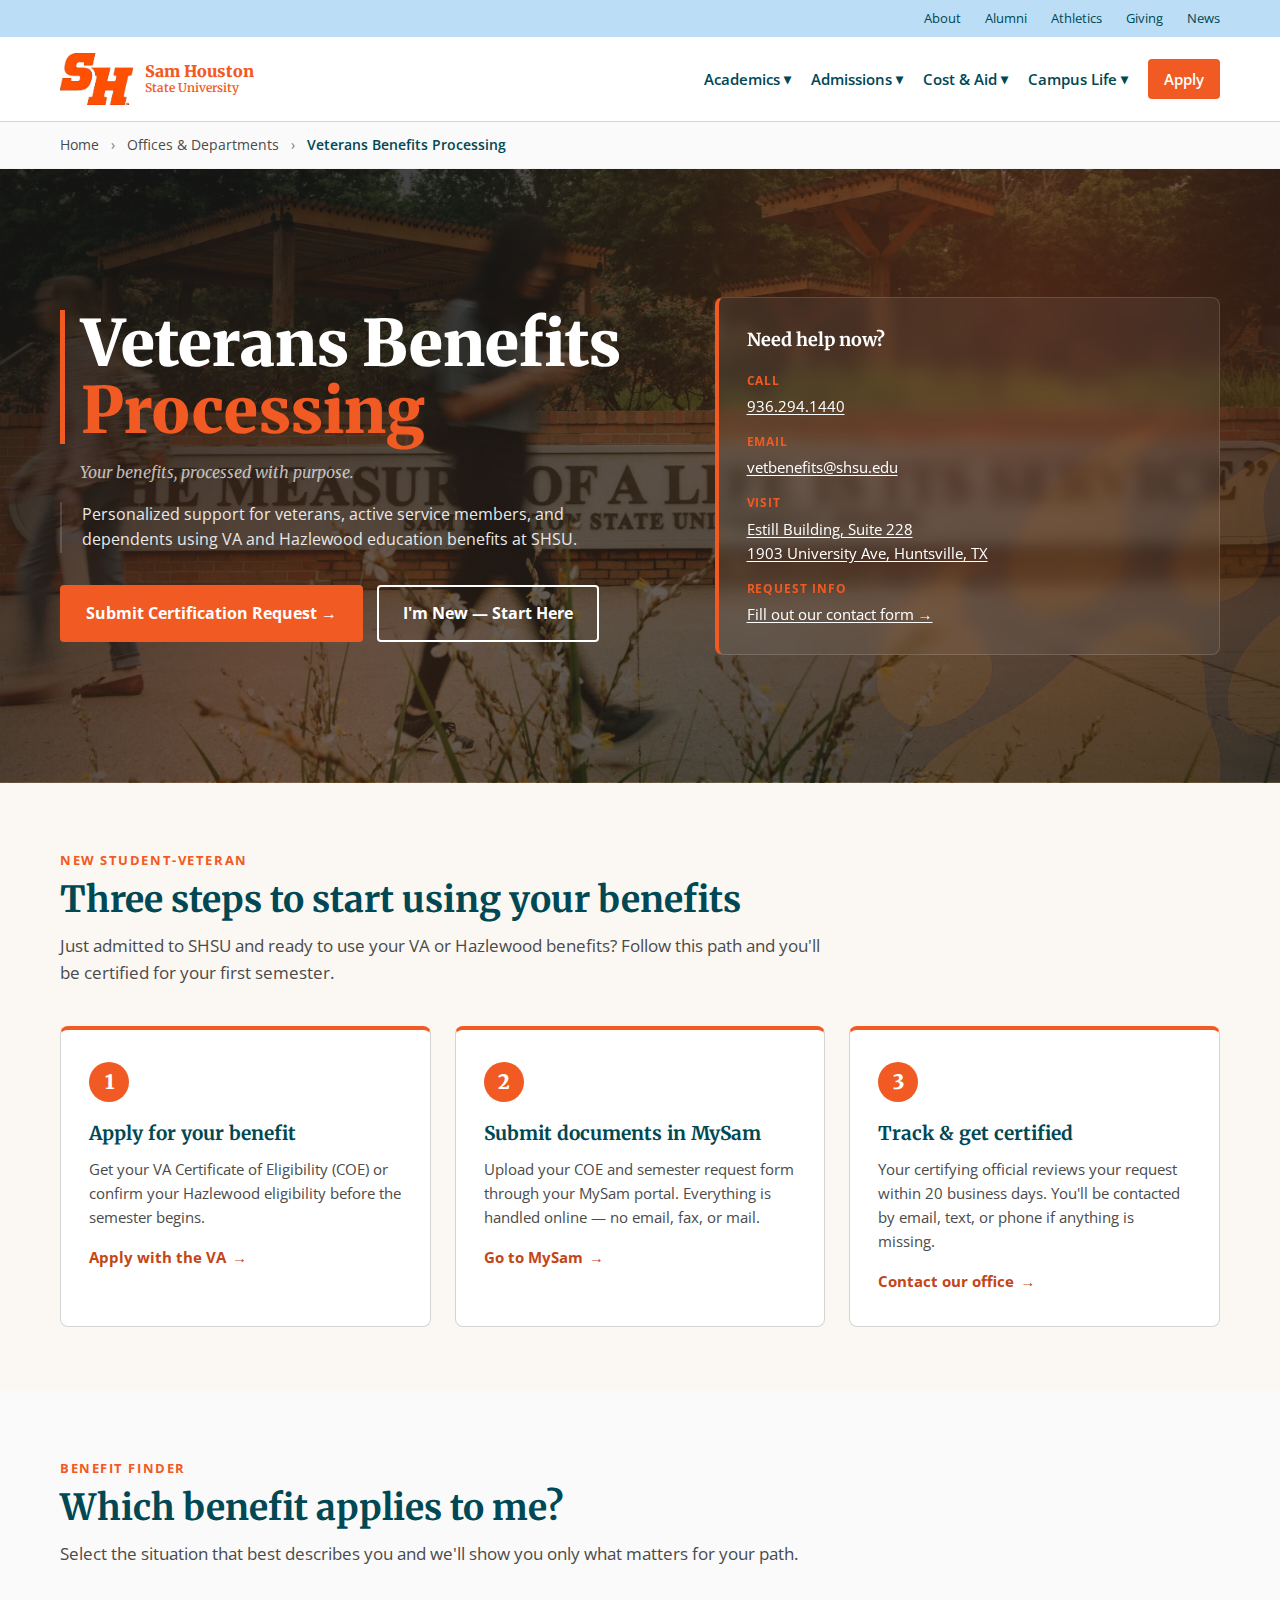
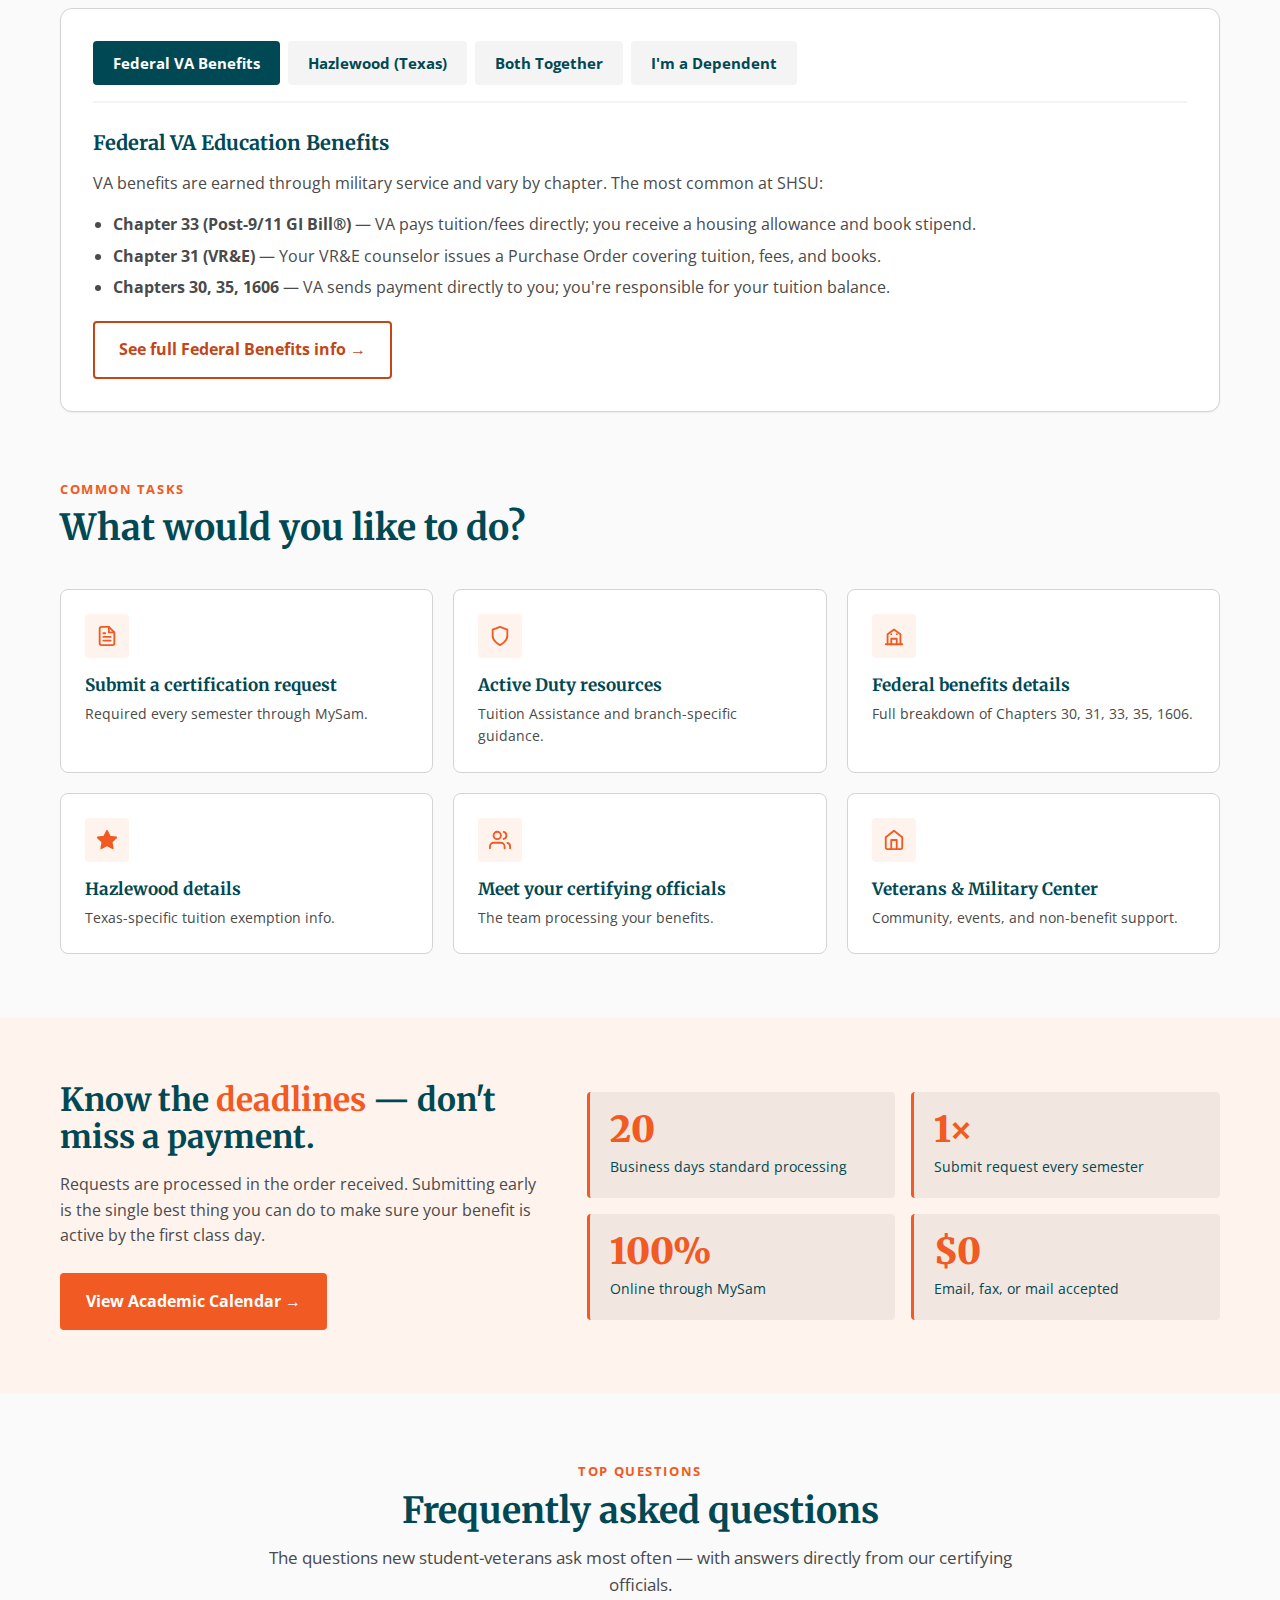
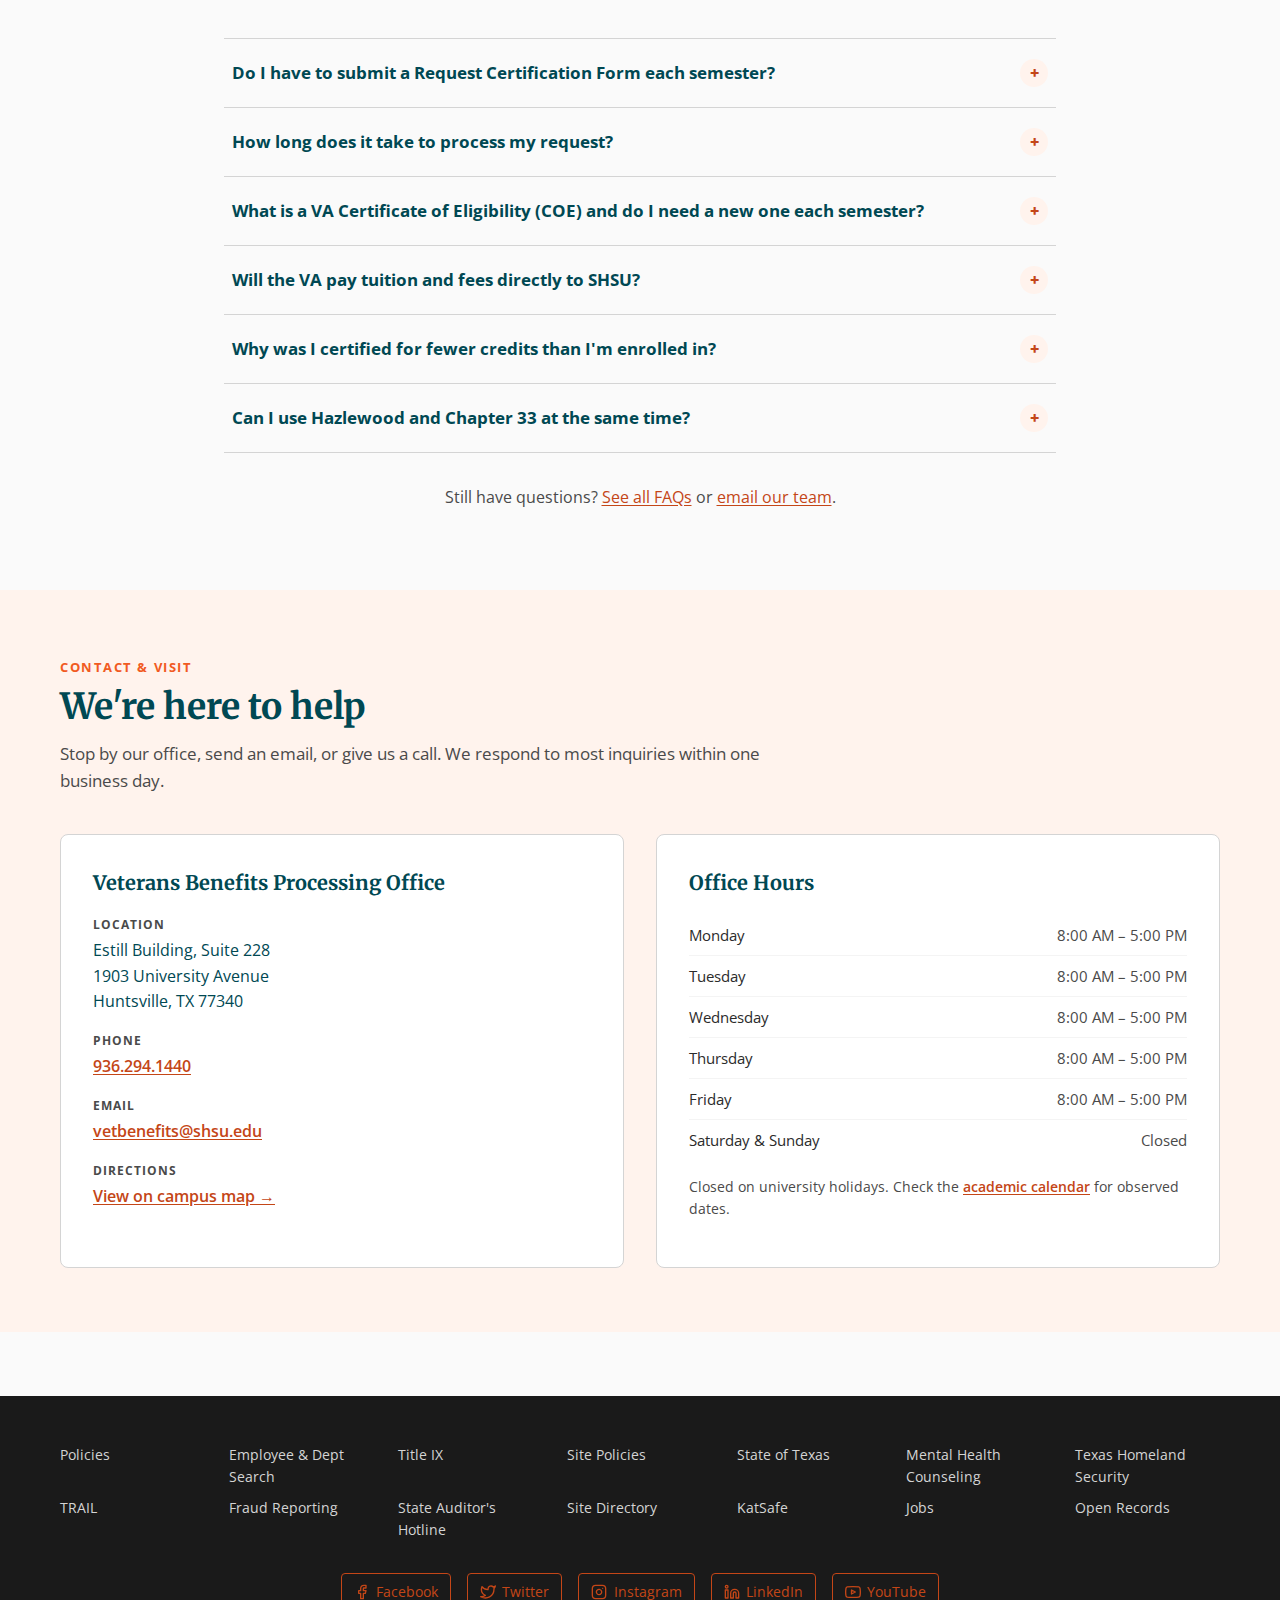
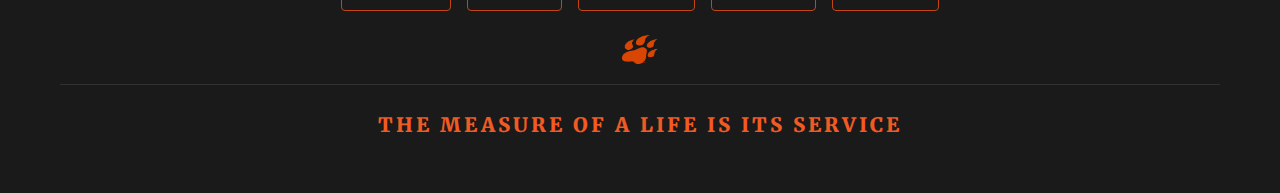
<file: project/veteran_benefits_processing.html>
<!DOCTYPE html>
<html lang="en">
<head>
<meta charset="UTF-8" />
<meta name="viewport" content="width=device-width, initial-scale=1.0" />
<title>Veterans Benefits Processing | Sam Houston State University</title>
<link rel="icon" type="image/png" href="/files/bearkat_paw.png">
<link rel="preconnect" href="https://fonts.googleapis.com">
<link rel="preconnect" href="https://fonts.gstatic.com" crossorigin>
<link href="https://fonts.googleapis.com/css2?family=Open+Sans:wght@400;600;700;800&family=Merriweather:wght@700;900&display=swap" rel="stylesheet">
<style>
  /* =========================================================
     SHSU BRAND TOKENS
     ========================================================= */
  :root{
    --shsu-orange: #F15A22;
    --shsu-orange-dark: #C44617;
    --shsu-orange-light: #FFF3ED;
    --shsu-black: #1A1A1A;
    --shsu-teal: #004853;
    --shsu-gray-900: #2B2B2B;
    --shsu-gray-700: #4A4A4A;
    --shsu-gray-500: #767676;
    --shsu-gray-300: #D4D4D4;
    --shsu-gray-100: #F4F4F4;
    --shsu-gray-50: #FAFAFA;
    --shsu-white: #FFFFFF;
    --shsu-cream: #FBF8F4;
    --shsu-success: #2E7D32;
    --shsu-info: #1565C0;

    --ff-body: 'Open Sans', 'Helvetica Neue', Arial, sans-serif;
    --ff-display: 'Merriweather', Georgia, serif;

    --shadow-sm: 0 1px 2px rgba(0,0,0,0.06);
    --shadow-md: 0 4px 12px rgba(0,0,0,0.08);
    --shadow-lg: 0 12px 32px rgba(0,0,0,0.12);

    --radius-sm: 4px;
    --radius-md: 8px;
    --radius-lg: 12px;

    --container: 1200px;
  }

  *,*::before,*::after{ box-sizing:border-box; }
  html{ scroll-behavior:smooth; }
  body{
    margin:0;
    font-family:var(--ff-body);
    color:var(--shsu-gray-900);
    background:var(--shsu-white);
    line-height:1.6;
    font-size:16px;
    -webkit-font-smoothing:antialiased;
  }
  img{ max-width:100%; display:block; }
  a{ color:var(--shsu-orange-dark); text-decoration:underline; text-underline-offset:2px; }
  a:hover{ color:var(--shsu-orange); }
  button{ font-family:inherit; cursor:pointer; }

  .container{ max-width:var(--container); margin:0 auto; padding:0 1.25rem; }

  /* Skip link for accessibility */
  .skip-link{
    position:absolute; left:-9999px; top:0;
    background:var(--shsu-black); color:#fff;
    padding:0.75rem 1rem; z-index:1000;
  }
  .skip-link:focus{ left:0; }

  /* =========================================================
     UTILITY BAR 
     ========================================================= */
  .util-bar{
    background:#BBDDF6;
    color:#004853;
    font-size:0.8125rem;
  }
  .util-bar .container{
    display:flex; justify-content:flex-end; align-items:center;
    gap:1.5rem; padding-top:0.5rem; padding-bottom:0.5rem;
  }
  .util-bar a{ color:#004853; text-decoration:none; }
  .util-bar a:hover{ text-decoration:underline; text-underline-offset:3px; }
  @media (max-width:700px){ .util-bar{ display:none; } }

  /* =========================================================
     HEADER / PRIMARY NAV
     ========================================================= */
  .site-header{
    background:#fff;
    border-bottom:1px solid var(--shsu-gray-300);
    position:sticky; top:0; z-index:50;
  }
  .header-inner{
    display:flex; align-items:center; justify-content:space-between;
    padding:1rem 1.25rem;
    max-width:var(--container); margin:0 auto;
    gap:1.5rem;
  }
  .logo{
    display:flex; align-items:center; gap:0.75rem;
    text-decoration:none; color:var(--shsu-teal);
  }
  .logo-mark{
    height:52px; width:auto;
    flex-shrink:0;
    display:block;
  }
  @media (max-width:540px){ .logo-mark{ height:42px; } }
  .logo-text{ line-height:1.1; }
  .logo-text .kicker{
    font-family:var(--ff-display); font-size:1rem;
    color:var(--shsu-orange); font-weight:900;
  }
  .logo-text .name{
    font-family:var(--ff-display); font-weight:600; font-size:0.75rem;
    color:var(--shsu-orange);
  }
  .primary-nav{ 
    display:flex; align-items:center; gap:1.25rem; 
  }
  .primary-nav a{
    color:#004853; text-decoration:underline; font-weight:600;
    font-size:0.9375rem; padding:0.5rem 0; position:relative;
  }
  .primary-nav a:hover{ 
    color:#004853; 
    text-decoration:underline; text-decoration-color:var(--shsu-orange); text-underline-offset:3px; 
  }
  .primary-nav .cta-apply{
    background:var(--shsu-orange); color:#fff;
    padding:0.5rem 1rem; border-radius:var(--radius-sm);
    text-decoration:none;
  }
  .primary-nav .cta-apply:hover{ background:var(--shsu-orange-dark); color:#fff; text-decoration:none; }
  .menu-toggle{
    display:none; background:none; border:0;
    font-size:1.5rem; color:var(--shsu-teal);
    padding:0.5rem;
  }
  @media (max-width:880px){
    .primary-nav{ display:none; position:absolute; top:100%; left:0; right:0;
      background:#fff; flex-direction:column; align-items:stretch;
      border-bottom:3px solid var(--shsu-orange);
      padding:0.5rem 1.25rem 1rem; box-shadow:var(--shadow-md); }
    .primary-nav.open{ display:flex; }
    .primary-nav a{ padding:0.75rem 0; border-bottom:1px solid var(--shsu-gray-100); }
    .menu-toggle{ display:block; }
  }

  /* =========================================================
   NAV DROPDOWN
   ========================================================= */
.nav-dropdown {
  position: relative;
}

.nav-dropdown-toggle {
  background: none;
  border: 0;
  color: #004853;
  font-weight: 600;
  font-size: 0.9375rem;
  font-family: var(--ff-body);
  padding: 0.5rem 0;
  cursor: pointer;
  display: flex;
  align-items: center;
  gap: 0.25rem;
}

.nav-dropdown-toggle:hover {
  color: #004853;
}

.nav-arrow {
  font-size: 0.9rem;
  transition: transform 0.2s ease;
  text-decoration: none;
  display:inline-block;
}

.nav-dropdown-toggle:hover .nav-arrow {
  text-decoration: none;
}

.nav-dropdown-toggle[aria-expanded="true"] .nav-arrow {
  transform: rotate(180deg);
}

.nav-dropdown-menu {
  position: absolute;
  top: calc(100% + 0.5rem);
  left: 0;
  background: var(--shsu-gray-50);
  border-top: 3px solid var(--shsu-orange);
  border-radius: var(--radius-sm);
  box-shadow: var(--shadow-lg);
  min-width: 200px;
  z-index: 100;
  display: flex;
  flex-direction: column;
  padding: 0.5rem 0;
}

.nav-dropdown-menu[hidden] {
  display: none;
}

.nav-dropdown-menu a {
  color: var(--shsu-teal);
  text-decoration: none;
  font-size: 0.9375rem;
  font-weight: 600;
  padding: 0.65rem 1.25rem;
  border-left: 3px solid transparent;
  transition: all 0.15s ease;
}

.nav-dropdown-menu a:hover {
  background: rgba(255,255,255,0.08);
  border-left-color: var(--shsu-orange);
  color: var(--shsu-orange);
  text-decoration: none;
}

@media (max-width: 880px) {
  .nav-dropdown-menu {
    position: static;
    box-shadow: none;
    border-top: none;
    border-left: 3px solid var(--shsu-orange);
    background: var(--shsu-gray-50);
    margin: 0.25rem 0 0.5rem 1rem;
    border-radius: 0;
    padding: 0;
  }
  .nav-dropdown-menu a {
    color: var(--shsu-teal);
    padding: 0.5rem 1rem;
    border-left: none;
    border-bottom: 1px solid var(--shsu-gray-100);
  }
  .nav-dropdown-menu a:hover {
    color: var(--shsu-orange);
    background: none;
  }
}

  /* =========================================================
     BREADCRUMBS
     ========================================================= */
  .crumbs{
    background:var(--shsu-gray-50);
    border-bottom:1px solid var(--shsu-gray-100);
    font-size:0.875rem;
  }
  .crumbs .container{ padding-top:0.75rem; padding-bottom:0.75rem; }
  .crumbs a{ color:var(--shsu-gray-700); text-decoration:none; }
  .crumbs a:hover{ color:var(--shsu-orange); text-decoration:underline; }
  .crumbs .sep{ color:var(--shsu-gray-500); margin:0 0.5rem; }
  .crumbs .current{ color:var(--shsu-teal); font-weight:600; }

  /* =========================================================
     HERO
     ========================================================= */
  .hero {
  background:
    linear-gradient(135deg, rgba(20,20,20,0.88) 0%, rgba(20,20,20,0.65) 50%, rgba(20,20,20,0.80) 100%),
    url('/files/hero_image.jpg');
  background-size: cover;
  background-position: center;
  background-repeat: no-repeat;
  color: #fff;
  position: relative;
  overflow: hidden;
  }
  .hero::before{
    content:""; position:absolute; inset:0;
    background:
      radial-gradient(circle at 80% 20%, rgba(241,90,34,0.25), transparent 50%),
      radial-gradient(circle at 20% 80%, rgba(241,90,34,0.15), transparent 40%);
    pointer-events:none;
  }
  .hero-paw{
    position:absolute;
    right:-80px; bottom:-100px;
    width:520px; height:auto;
    opacity:0.08;
    transform:rotate(-18deg);
    pointer-events:none;
    z-index:0;
    filter:brightness(1.8);
  }
  @media (max-width:880px){
    .hero-paw{ width:380px; right:-120px; bottom:-80px; opacity:0.06; }
  }
  .hero .container{
    position:relative; z-index:1;
    padding-top:4rem; padding-bottom:4rem;
    display:grid; grid-template-columns:1.2fr 1fr; gap:3rem; align-items:center;
  }
  @media (max-width:880px){
    .hero .container{ grid-template-columns:1fr; padding-top:2.5rem; padding-bottom:2.5rem; gap:2rem; }
  }
  .hero-label {
    font-size: 0.8125rem;
    font-weight: 700;
    letter-spacing: 0.18em;
    text-transform: uppercase;
    color: #a3d237;
    margin: 0 0 0.75rem;
  }
  .hero h1 {
    font-family: var(--ff-display);
    font-size: clamp(1.25rem, 2.5vw, 1.875rem);
    font-weight: 700;
    line-height: 1.2;
    margin: 0 0 0.75rem;
    color: #E8E8E8;
  }
  .hero h1 {
    font-family: var(--ff-display);
    font-size: clamp(2.5rem, 5vw, 4rem);
    font-weight: 900;
    line-height: 1.05;
    margin: 0 0 1rem;
    color: #fff;
    border-left: 5px solid var(--shsu-orange);
    padding-left: 1rem;
  }
  .hero h1 em {
    color: var(--shsu-orange);
    font-style: normal;
    display: block;
  }
  .hero-tagline {
    font-family: var(--ff-display);
    font-size: 1rem;
    font-style: italic;
    color: rgba(255, 255, 255, 0.7);
    margin: 0 0 1rem;
    padding-left: 1.25rem;
  }
  .hero p.lead {
    font-size: 1rem;
    color: #E8E8E8;
    margin: 0 0 2rem;
    max-width: 36rem;
    padding-left: 1.25rem;
    border-left: 2px solid rgba(255,255,255,0.15);
  }
  
  .hero-ctas{ display:flex; flex-wrap:wrap; gap:0.875rem; }
  .btn{
    display:inline-flex; align-items:center; gap:0.5rem;
    padding:0.875rem 1.5rem;
    border:2px solid transparent;
    font-weight:700; font-size:1rem;
    border-radius:var(--radius-sm);
    text-decoration:none; transition:all 0.15s ease;
    cursor:pointer;
  }
  .btn-primary{
    background:var(--shsu-orange); color:#fff; border-color:var(--shsu-orange);
  }
  .btn-primary:hover{ background:var(--shsu-orange-dark); border-color:var(--shsu-orange-dark); color:#fff; }
  .btn-ghost{
    background:transparent; color:#fff; border-color:#fff;
  }
  .btn-ghost:hover{ background:#fff; color:var(--shsu-teal); }
  .btn-outline{
    background:#fff; color:var(--shsu-teal); border-color:var(--shsu-teal);
  }
  .btn-outline:hover{ background:var(--shsu-teal); color:#fff; }

  /* Hero aside - contact quick-glance */
  .hero-panel{
    background:rgba(255,255,255,0.06);
    border:1px solid rgba(255,255,255,0.14);
    border-left:4px solid var(--shsu-orange);
    backdrop-filter:blur(8px);
    padding:1.75rem;
    border-radius:var(--radius-md);
  }
  .hero-panel h3{
    margin:0 0 1rem;
    font-family:var(--ff-display);
    font-size:1.125rem;
    color:#fff;
  }
  .hero-panel dl{ margin:0; }
  .hero-panel dt{
    font-size:0.75rem; letter-spacing:0.08em; text-transform:uppercase;
    color:var(--shsu-orange); font-weight:700; margin-top:0.875rem;
  }
  .hero-panel dt:first-child{ margin-top:0; }
  .hero-panel dd{ margin:0.25rem 0 0; font-size:0.9375rem; color:#fff; }
  .hero-panel a{ color:#fff; }

  /* =========================================================
     SECTION SCAFFOLDING
     ========================================================= */
  section{ padding:4rem 0; }
  @media (max-width:700px){ section{ padding:2.5rem 0; } }

  .section-head{ margin-bottom:2.5rem; max-width:48rem; }
  .section-head .kicker{
    display:inline-block;
    color:var(--shsu-orange);
    font-size:0.8125rem; letter-spacing:0.12em; text-transform:uppercase;
    font-weight:700; margin-bottom:0.5rem;
  }
  .section-head h2{
    font-family:var(--ff-display);
    font-size:clamp(1.75rem, 3vw, 2.25rem);
    line-height:1.15;
    margin:0 0 0.75rem;
    color:var(--shsu-teal);
  }
  .section-head p{
    font-size:1.0625rem;
    color:var(--shsu-gray-700);
    margin:0;
  }

  /* =========================================================
     3 STEPS
     ========================================================= */
  .steps-section{ background:var(--shsu-cream); }
  .steps{
    display:grid; grid-template-columns:repeat(3,1fr); gap:1.5rem;
    counter-reset:step;
  }
  @media (max-width:880px){ .steps{ grid-template-columns:1fr; } }
  .step{
    background:#fff;
    padding:2rem 1.75rem;
    border-radius:var(--radius-md);
    border:1px solid var(--shsu-gray-300);
    border-top:4px solid var(--shsu-orange);
    position:relative;
    transition:transform 0.2s ease, box-shadow 0.2s ease;
  }
  .step:hover{ transform:translateY(-3px); box-shadow:var(--shadow-lg); }
  .step-number{
    display:inline-flex; align-items:center; justify-content:center;
    width:2.5rem; height:2.5rem;
    background:var(--shsu-orange); color:#fff;
    font-family:var(--ff-display); font-weight:900; font-size:1.25rem;
    border-radius:50%;
    margin-bottom:1rem;
  }
  .step h3{
    font-family:var(--ff-display); font-size:1.1875rem;
    margin:0 0 0.5rem; color:var(--shsu-teal);
  }
  .step p{ margin:0 0 1rem; color:var(--shsu-gray-700); font-size:0.9375rem; }
  .step a.step-link{
    font-weight:700; font-size:0.9375rem;
    color:var(--shsu-orange-dark); text-decoration:none;
    display:inline-flex; align-items:center; gap:0.375rem;
  }
  .step a.step-link:hover{ color:var(--shsu-orange); }
  .step a.step-link::after{ content:"→"; transition:transform 0.15s ease; }
  .step a.step-link:hover::after{ transform:translateX(4px); }

  /* =========================================================
     BENEFIT FINDER 
     ========================================================= */
  .finder{
    background:var(--shsu-gray-50);
  }
  .finder-card{
    background:#fff;
    border:1px solid var(--shsu-gray-300);
    border-radius:var(--radius-lg);
    padding:2rem;
    box-shadow:var(--shadow-sm);
  }
  .finder-tabs{
    display:flex; flex-wrap:wrap; gap:0.5rem;
    border-bottom:2px solid var(--shsu-gray-100);
    padding-bottom:1rem; margin-bottom:1.5rem;
  }
  .finder-tab{
    padding:0.75rem 1.25rem;
    background:var(--shsu-gray-100); color:#004853;
    border:0; border-radius:var(--radius-sm);
    font-weight:700; font-size:0.9375rem;
    transition:all 0.15s ease;
  }
  .finder-tab:hover{ background:var(--shsu-gray-300); }
  .finder-tab[aria-selected="true"]{
    background:#004853; color:#fff;
  }
  .finder-panel{ display:none; }
  .finder-panel.active{ display:block; animation:fadeIn 0.25s ease; }
  @keyframes fadeIn{ from{ opacity:0; transform:translateY(4px); } to{ opacity:1; transform:none; } }
  .finder-panel h3{
    font-family:var(--ff-display); font-size:1.25rem;
    color:#004853; margin:0 0 0.75rem;
  }
  .finder-panel p{ margin:0 0 1rem; color:var(--shsu-gray-700); }
  .finder-panel ul{ margin:0 0 1.25rem; padding-left:1.25rem; color:var(--shsu-gray-700); }
  .finder-panel ul li{ margin-bottom:0.375rem; }
  .finder-panel .btn-outline{
    background:#fff;
    color:var(--shsu-orange-dark);
    border-color:var(--shsu-orange-dark);
  }
  .finder-panel .btn-outline:hover{
    background:var(--shsu-orange-dark);
    color:#fff;
    border-color:var(--shsu-orange-dark);
  }

  /* =========================================================
     QUICK ACTIONS
     ========================================================= */
  .actions{
    display:grid; grid-template-columns:repeat(3, 1fr); gap:1.25rem;
  }
  @media (max-width:880px){ .actions{ grid-template-columns:repeat(2,1fr); } }
  @media (max-width:540px){ .actions{ grid-template-columns:1fr; } }
  .action-card{
    display:block;
    padding:1.5rem;
    background:#fff;
    border:1px solid var(--shsu-gray-300);
    border-radius:var(--radius-md);
    text-decoration:none;
    color:var(--shsu-gray-900);
    transition:all 0.15s ease;
    position:relative;
  }
  .action-card:hover{
    border-color:var(--shsu-orange);
    box-shadow:var(--shadow-md);
    transform:translateY(-2px);
    color:var(--shsu-teal);
  }
  .action-card .icon{
    width:44px; height:44px;
    background:var(--shsu-orange-light);
    color:var(--shsu-orange);
    border-radius:var(--radius-sm);
    display:grid; place-items:center;
    margin-bottom:0.875rem;
  }
  .action-card .icon svg{ width:22px; height:22px; }
  .action-card h3{
    font-family:var(--ff-display); font-size:1.0625rem;
    margin:0 0 0.25rem; color:var(--shsu-teal);
  }
  .action-card p{ margin:0; font-size:0.875rem; color:var(--shsu-gray-700); }

  /* =========================================================
     DEADLINES
     ========================================================= */
  .deadlines { 
    background: var(--shsu-orange-light); color: var(--shsu-teal); 
  }
  .deadlines .container{
    display:grid; grid-template-columns:1fr 1.3fr; gap:2.5rem; align-items:center;
  }
  @media (max-width:880px){ .deadlines .container{ grid-template-columns:1fr; } }
  .deadlines h2{
    font-family:var(--ff-display); font-size:2rem; margin:0 0 1rem; line-height:1.15;color: var(--shsu-teal);
  }
  .deadlines h2 em{ color:var(--shsu-orange); font-style:normal; }
  .deadlines p{ color:var(--shsu-gray-700); margin:0 0 1.5rem; font-size:1rem; }
  .deadlines-stats{
    display:grid; grid-template-columns:repeat(2,1fr); gap:1rem;
  }
  .deadlines-stat{
    background:rgba(0,0,0,0.05);
    border-left:3px solid var(--shsu-orange);
    padding:1.25rem;
    border-radius:var(--radius-sm);
  }
  .deadlines-stat .num{
    font-family:var(--ff-display); font-weight:900;
    font-size:2.25rem; line-height:1; color:var(--shsu-orange);
  }
  .deadlines-stat .lbl{
    display:block; margin-top:0.375rem;
    font-size:0.875rem; color: var(--shsu-grey-700);
  }

  /* =========================================================
     FAQ 
     ========================================================= */
  .faq-list{ max-width:52rem; margin:0 auto; }
  .faq-item{
    border-bottom:1px solid var(--shsu-gray-300);
  }
  .faq-item:first-child{ border-top:1px solid var(--shsu-gray-300); }
  .faq-question{
    width:100%; text-align:left;
    background:transparent; border:0;
    padding:1.25rem 0.5rem;
    display:flex; justify-content:space-between; align-items:center; gap:1rem;
    font-size:1.0625rem; font-weight:700;
    color:var(--shsu-teal); font-family:var(--ff-body);
  }
  .faq-question:hover{ color:var(--shsu-orange-dark); }
  .faq-question .chev{
    flex-shrink:0;
    width:1.75rem; height:1.75rem;
    border-radius:50%;
    background:var(--shsu-orange-light);
    color:var(--shsu-orange-dark);
    display:grid; place-items:center;
    transition:transform 0.2s ease, background 0.15s ease;
    font-weight:900; font-size:1rem;
  }
  .faq-question[aria-expanded="true"] .chev{
    transform:rotate(45deg);
    background:var(--shsu-orange); color:#fff;
  }
  .faq-answer{
    max-height:0; overflow:hidden;
    transition:max-height 0.3s ease;
    color:var(--shsu-gray-700);
  }
  .faq-answer-inner{ padding:0 0.5rem 1.25rem; font-size:0.9375rem; }
  .faq-answer-inner p{ margin:0 0 0.75rem; }
  .faq-answer-inner p:last-child{ margin-bottom:0; }

  .faq-cta{
    margin-top:2rem; text-align:center;
    color:var(--shsu-gray-700);
  }

  /* =========================================================
     CONTACT
     ========================================================= */
  .contact{ background:var(--shsu-orange-light); }
  .contact-grid{
    display:grid; grid-template-columns:1fr 1fr; gap:2rem;
  }
  @media (max-width:880px){ .contact-grid{ grid-template-columns:1fr; } }
  .contact-card{
    background:#fff; padding:2rem;
    border-radius:var(--radius-md);
    border:1px solid var(--shsu-gray-300);
  }
  .contact-card h3{
    font-family:var(--ff-display); font-size:1.25rem;
    margin:0 0 1rem; color:var(--shsu-teal);
  }
  .contact-card dl{ margin:0; }
  .contact-card dt{
    font-size:0.75rem; letter-spacing:0.08em; text-transform:uppercase;
    color:var(--shsu-gray-700); font-weight:700; margin-top:1rem;
  }
  .contact-card dt:first-child{ margin-top:0; }
  .contact-card dd{ margin:0.25rem 0 0; font-size:1rem; color:var(--shsu-teal); }
  .contact-card a{ color:var(--shsu-orange-dark); font-weight:600; }
  .hours-table{ width:100%; border-collapse:collapse; margin-top:0.5rem; }
  .hours-table td{
    padding:0.5rem 0; font-size:0.9375rem;
    border-bottom:1px solid var(--shsu-gray-100);
  }
  .hours-table td:last-child{ text-align:right; color:var(--shsu-gray-700); }
  .hours-table tr:last-child td{ border-bottom:0; }

  /* =========================================================
     FOOTER & SOCIAL MEDIA LINKS
     ========================================================= */
  .site-footer{
    background:var(--shsu-black); color:#D4D4D4;
    padding:3rem 0 2rem; font-size:0.875rem;
  }
  .footer-links {
    display: grid;
    grid-template-columns: repeat(7, 1fr);
    gap: 0.5rem 1.5rem;
    padding: 0;
    margin: 0 0 2rem;
    list-style: none;
  }
  .footer-links a{ color:#D4D4D4; text-decoration:none; }
  .footer-links a:hover{ 
    color:var(--shsu-orange); text-decoration:underline; 
  }
  @media (max-width: 1024px) {
    .footer-links {
      grid-template-columns: repeat(4, 1fr);
    }
  }

@media (max-width: 700px) {
    .footer-links {
      grid-template-columns: repeat(2, 1fr);
    }
  }
  .footer-motto {
    font-family: var(--ff-display);
    font-weight: 900;
    font-style: normal;    
    font-size: 1.25rem;        
    color: var(--shsu-orange);
    text-align: center;
    padding-top: 1.5rem;
    border-top: 1px solid rgba(255,255,255,0.1);
    text-transform: uppercase;
    letter-spacing: 0.15em;    
  }
  .footer-paw{
    display:block;
    width:36px; height:auto;
    margin:1.5rem auto 0.75rem;
    opacity:0.85;
  }
  .footer-social {
  list-style: none;
  display: flex;
  justify-content: center;
  gap: 1rem;
  padding: 0;
  margin: 1rem 0;
  flex-wrap: wrap;
}

.footer-social a {
  display: inline-flex;
  align-items: center;
  gap: 0.4rem;
  padding: 0.4rem 0.75rem;
  border: 1px solid currentColor;
  border-radius: 4px;
  text-decoration: none;
  font-size: 0.875rem;
  transition: background-color 0.2s, color 0.2s;
}

.footer-social svg {
  width: 1rem;
  height: 1rem;
  fill: none;
  stroke: currentColor;
  stroke-width: 2;
  stroke-linecap: round;
  stroke-linejoin: round;
}

.footer-social a:hover {
  background-color: var(--shsu-orange);
  color: #fff;
  border-color: var(--shsu-orange);
}

</style>
</head>
<body>
  <a class="skip-link" href="#main">Skip to main content</a>

  <!-- ===== UTILITY BAR ===== -->
  <div class="util-bar">
    <div class="container">
      <a href="https://www.shsu.edu/about/index.php" target="_blank" rel="noopener noreferrer">About</a>
      <a href="https://www.shsu.edu/alumni-association/index.php" target="_blank" rel="noopener noreferrer">Alumni</a>
      <a href="https://gobearkats.com/" target="_blank" rel="noopener noreferrer">Athletics</a>
      <a href="https://www.shsu.edu/offices-departments/university-advancement/give-now.php" target="_blank" rel="noopener noreferrer">Giving</a>
      <a href="https://www.shsu.edu/news/index.php" target="_blank" rel="noopener noreferrer">News</a>
    </div>
  </div>

  <!-- ===== HEADER ===== -->
  <header class="site-header">
    <div class="header-inner">
      <a class="logo" href="https://www.shsu.edu/">
        <img class="logo-mark" src="/files/shsu_logo.png" alt="Sam Houston State University Logo">
        <div class="logo-text">
          <div class="kicker">Sam Houston</div>
          <div class="name">State University</div>
        </div>
      </a>
      <button class="menu-toggle" id="menuToggle" aria-label="Toggle menu" aria-expanded="false">☰</button>
      <nav class="primary-nav" id="primaryNav" aria-label="Primary">

        <!-- Academics with dropdown -->
        <div class="nav-dropdown">
          <button class="nav-dropdown-toggle" aria-expanded="false" aria-controls="dropdown-academics">
            Academics <span class="nav-arrow" aria-hidden="true">▾</span>
          </button>
          <div class="nav-dropdown-menu" id="dropdown-academics" hidden>
            <a href="https://www.shsu.edu/academics/index.php" target="_blank" rel="noopener noreferrer">Academics Home</a>
            <a href="https://www.shsu.edu/academics/majors-programs/" target="_blank" rel="noopener noreferrer">Majors &amp; Programs</a>
            <a href="https://www.shsu.edu/academics/online/" target="_blank" rel="noopener noreferrer">SHSU Online</a>
            <a href="https://www.shsu.edu/academics/honors-college/" target="_blank" rel="noopener noreferrer">Honors College</a>
            <a href="https://www.shsu.edu/academics/colleges/" target="_blank" rel="noopener noreferrer">Colleges</a>
            <a href="https://www.shsu.edu/academics/graduate-professional-school/" target="_blank" rel="noopener noreferrer">Graduate Studies</a>
            <a href="https://www.shsu.edu/academics/research/" target="_blank" rel="noopener noreferrer">Research</a>
          </div>
        </div>

        <!-- Admissions with dropdown -->
          <div class="nav-dropdown">
            <button class="nav-dropdown-toggle" aria-expanded="false" aria-controls="dropdown-admissions">
              Admissions <span class="nav-arrow" aria-hidden="true">▾</span>
            </button>
            <div class="nav-dropdown-menu" id="dropdown-admissions" hidden>
              <a href="https://www.shsu.edu/admissions/index.php" target="_blank" rel="noopener noreferrer">Admissions Home</a>
              <a href="https://www.shsu.edu/admissions/apply/freshmen-steps-checklist" target="_blank" rel="noopener noreferrer">Freshmen</a>
              <a href="https://www.shsu.edu/admissions/apply/graduate-steps-checklist" target="_blank" rel="noopener noreferrer">Graduate</a>
              <a href="https://www.shsu.edu/academics/colleges/polytechnic-college/apply" target="_blank" rel="noopener noreferrer">SamPoly</a>
              <a href="https://www.shsu.edu/admissions/apply/transfer-steps-checklist" target="_blank" rel="noopener noreferrer">Transfer</a>
              <a href="https://www.shsu.edu/admissions/apply/international-steps-checklist" target="_blank" rel="noopener noreferrer">International</a>
              <a href="https://www.shsu.edu/admissions/accepted/" target="_blank" rel="noopener noreferrer">Accepted Students</a>
            </div>
          </div>

          <!-- Cost & Aid with dropdown -->
            <div class="nav-dropdown">
              <button class="nav-dropdown-toggle" aria-expanded="false" aria-controls="dropdown-cost-aid">
                Cost &amp; Aid <span class="nav-arrow" aria-hidden="true">▾</span>
              </button>
              <div class="nav-dropdown-menu" id="dropdown-cost-aid" hidden>
                <a href="https://www.shsu.edu/cost-aid/" target="_blank" rel="noopener noreferrer">Cost &amp; Aid Home</a>
                <a href="https://www.shsu.edu/cost-aid/cost-attendance" target="_blank" rel="noopener noreferrer">Cost of Attendance</a>
                <a href="https://www.shsu.edu/cost-aid/types-of-aid/" target="_blank" rel="noopener noreferrer">Types of Aid</a>
                <a href="https://www.shsu.edu/cost-aid/faqs" target="_blank" rel="noopener noreferrer">Frequently Asked Questions</a>
                <a href="https://www.shsu.edu/offices-departments/student-account-services/" target="_blank" rel="noopener noreferrer">Student Account Services</a>
                <a href="https://www.shsu.edu/cost-aid/bearkat-promise" target="_blank" rel="noopener noreferrer">Bearkat Promise</a>
              </div>
            </div>

            <!-- Campus Life with dropdown -->
              <div class="nav-dropdown">
                <button class="nav-dropdown-toggle" aria-expanded="false" aria-controls="dropdown-campus-life">
                  Campus Life <span class="nav-arrow" aria-hidden="true">▾</span>
                </button>
                <div class="nav-dropdown-menu" id="dropdown-campus-life" hidden>
                  <a href="https://www.shsu.edu/campus-life/" target="_blank" rel="noopener noreferrer">Campus Life Home</a>
                  <a href="https://www.shsu.edu/campus-life/housing/" target="_blank" rel="noopener noreferrer">Housing</a>
                  <a href="https://www.shsu.edu/campus-life/greek-life/" target="_blank" rel="noopener noreferrer">Greek Life</a>
                  <a href="https://www.shsu.edu/campus-life/dining/select-a-plan" target="_blank" rel="noopener noreferrer">Eat on Campus</a>
                  <a href="https://www.shsu.edu/campus-life/clubs-orgs/" target="_blank" rel="noopener noreferrer">Clubs &amp; Organizations</a>
                  <a href="https://www.shsu.edu/campus-life/recreation-fitness/" target="_blank" rel="noopener noreferrer">Recreation &amp; Fitness</a>
                </div>
              </div>

            <!-- Apply button -->
                <a class="cta-apply" href="https://www.shsu.edu/admissions/apply/index.php" target="_blank" rel="noopener noreferrer">Apply</a>
      </nav>
    </div>
  </header>


  <!-- ===== BREADCRUMBS ===== -->
  <nav class="crumbs" aria-label="Breadcrumb">
    <div class="container">
      <a href="https://www.shsu.edu/" target="_blank" rel="noopener noreferrer">Home</a>
      <span class="sep">›</span>
      <a href="https://www.shsu.edu/offices-departments/index.php" target="_blank" rel="noopener noreferrer">Offices &amp; Departments</a>
      <span class="sep">›</span>
      <span class="current">Veterans Benefits Processing</span>
    </div>
  </nav>

  <main id="main">

    <!-- ===== HERO ===== -->
    <section class="hero" aria-labelledby="hero-title">
      <img class="hero-paw" src="/files/bearkat_paw.png" alt="Bearkat Paw">
      <div class="container">
        <div>
          <h1 id="hero-title">Veterans Benefits <br><em>Processing</em></h1>
          <p class="hero-tagline">Your benefits, processed with purpose.</p>
          <p class="lead">Personalized support for veterans, active service members, and dependents using VA and Hazlewood education benefits at SHSU.</p>
          <div class="hero-ctas">
            <a class="btn btn-primary" href="https://mysam.shsu.edu" target="_blank" rel="noopener noreferrer">Submit Certification Request →</a>
            <a class="btn btn-ghost" href="#start-here">I'm New — Start Here</a>
          </div>
        </div>
        <aside class="hero-panel" aria-label="Quick contact">
          <h3>Need help now?</h3>
          <dl>
            <dt>Call</dt>
            <dd><a href="tel:19362941440">936.294.1440</a></dd>
            <dt>Email</dt>
            <dd><a href="mailto:vetbenefits@shsu.edu">vetbenefits@shsu.edu</a></dd>
            <dt>Visit</dt>
            <dd><a href="https://www.shsu.edu/visit/" target="_blank" rel="noopener noreferrer">Estill Building, Suite 228<br>1903 University Ave, Huntsville, TX</a></dd>
            <dt>Request Info</dt>
            <dd><a href="https://www.shsu.edu/admissions/request-info" target="_blank" rel="noopener noreferrer">Fill out our contact form →</a></dd>
          </dl>
        </aside>
      </div>
    </section>

    <!-- ===== 3 STEPS  ===== -->
    <section class="steps-section" id="start-here" aria-labelledby="steps-title">
      <div class="container">
        <div class="section-head">
          <span class="kicker">New Student-Veteran</span>
          <h2 id="steps-title">Three steps to start using your benefits</h2>
          <p>Just admitted to SHSU and ready to use your VA or Hazlewood benefits? Follow this path and you'll be certified for your first semester.</p>
        </div>
        <div class="steps">
          <article class="step">
            <div class="step-number" aria-hidden="true">1</div>
            <h3>Apply for your benefit</h3>
            <p>Get your VA Certificate of Eligibility (COE) or confirm your Hazlewood eligibility before the semester begins.</p>
            <a class="step-link" href="https://www.va.gov/education/how-to-apply/" target="_blank" rel="noopener noreferrer">Apply with the VA</a>
          </article>
          <article class="step">
            <div class="step-number" aria-hidden="true">2</div>
            <h3>Submit documents in MySam</h3>
            <p>Upload your COE and semester request form through your MySam portal. Everything is handled online — no email, fax, or mail.</p>
            <a class="step-link" href="https://mysam.shsu.edu" target="_blank" rel="noopener noreferrer">Go to MySam</a>
          </article>
          <article class="step">
            <div class="step-number" aria-hidden="true">3</div>
            <h3>Track &amp; get certified</h3>
            <p>Your certifying official reviews your request within 20 business days. You'll be contacted by email, text, or phone if anything is missing.</p>
            <a class="step-link" href="#contact">Contact our office</a>
          </article>
        </div>
      </div>
    </section>

    <!-- ===== BENEFIT FINDER ===== -->
    <section class="finder" aria-labelledby="finder-title">
      <div class="container">
        <div class="section-head">
          <span class="kicker">Benefit Finder</span>
          <h2 id="finder-title">Which benefit applies to me?</h2>
          <p>Select the situation that best describes you and we'll show you only what matters for your path.</p>
        </div>

        <div class="finder-card">
          <div class="finder-tabs" role="tablist" aria-label="Benefit type">
            <button class="finder-tab" role="tab" aria-selected="true" aria-controls="panel-federal" id="tab-federal">Federal VA Benefits</button>
            <button class="finder-tab" role="tab" aria-selected="false" aria-controls="panel-hazlewood" id="tab-hazlewood">Hazlewood (Texas)</button>
            <button class="finder-tab" role="tab" aria-selected="false" aria-controls="panel-both" id="tab-both">Both Together</button>
            <button class="finder-tab" role="tab" aria-selected="false" aria-controls="panel-dependent" id="tab-dependent">I'm a Dependent</button>
          </div>

          <div class="finder-panel active" id="panel-federal" role="tabpanel" aria-labelledby="tab-federal">
            <h3>Federal VA Education Benefits</h3>
            <p>VA benefits are earned through military service and vary by chapter. The most common at SHSU:</p>
            <ul>
              <li><strong>Chapter 33 (Post-9/11 GI Bill®)</strong> — VA pays tuition/fees directly; you receive a housing allowance and book stipend.</li>
              <li><strong>Chapter 31 (VR&amp;E)</strong> — Your VR&amp;E counselor issues a Purchase Order covering tuition, fees, and books.</li>
              <li><strong>Chapters 30, 35, 1606</strong> — VA sends payment directly to you; you're responsible for your tuition balance.</li>
            </ul>
            <a class="btn btn-outline" href="https://www.shsu.edu/offices-departments/veterans-benefits-processing/federal-benefits.php" target="_blank" rel="noopener noreferrer">See full Federal Benefits info →</a>
          </div>

          <div class="finder-panel" id="panel-hazlewood" role="tabpanel" aria-labelledby="tab-hazlewood" hidden>
            <h3>Hazlewood Act — Texas State Benefit</h3>
            <p>If you entered military service with Texas as your home of record, you may be entitled to up to 150 credit hours of tuition exemption at Texas public institutions.</p>
            <ul>
              <li><strong>Tuition Waiver</strong> — Waives up to 90% of standard tuition and fees.</li>
              <li><strong>Exclusions</strong> — Does <strong>not</strong> cover housing, meals, books, or the student service fee.</li>
              <li><strong>Hazlewood Legacy Program</strong> — Eligible dependents may qualify to use unused Hazlewood hours.</li>
            </ul>
            <a class="btn btn-outline" href="https://www.shsu.edu/offices-departments/veterans-benefits-processing/hazlewood.php" target="_blank" rel="noopener noreferrer">See full Hazlewood info →</a>
          </div>

          <div class="finder-panel" id="panel-both" role="tabpanel" aria-labelledby="tab-both" hidden>
            <h3>Combining Federal &amp; Hazlewood</h3>
            <p>Some combinations are allowed — others are not. Here's a quick reference:</p>
            <ul>
              <li><strong>Ch. 30, 35, 1606 + Hazlewood:</strong> Yes, you can use both.</li>
              <li><strong>Ch. 33 (Post-9/11) + Hazlewood:</strong> Only if your VA rating is less than 100% — Hazlewood can supplement.</li>
              <li><strong>Ch. 31 (VR&amp;E) + Hazlewood:</strong> Cannot be combined.</li>
            </ul>
            <a class="btn btn-outline" href="tel:19362941440">Call Us to Discuss Your Options →</a>
          </div>

          <div class="finder-panel" id="panel-dependent" role="tabpanel" aria-labelledby="tab-dependent" hidden>
            <h3>Dependents &amp; Spouses</h3>
            <p>If you're the child or spouse of a veteran, you may qualify for:</p>
            <ul>
              <li><strong>Chapter 35 (DEA)</strong> — Dependents' Educational Assistance for children/spouses of disabled or deceased veterans.</li>
              <li><strong>Transferred Chapter 33</strong> — If a service member transferred Post-9/11 benefits to you.</li>
              <li><strong>Hazlewood Legacy</strong> — Dependents of qualifying Texas veterans may use unused Hazlewood hours.</li>
            </ul>
            <a class="btn btn-outline" href="mailto:vetbenefits@shsu.edu">Email us about dependent benefits →</a>
          </div>
        </div>
      </div>

    <!-- ===== QUICK ACTIONS ===== -->
    <section aria-labelledby="actions-title">
      <div class="container">
        <div class="section-head">
          <span class="kicker">Common Tasks</span>
          <h2 id="actions-title">What would you like to do?</h2>
        </div>
        <div class="actions">
          <a class="action-card" href="https://mysam.shsu.edu" target="_blank" rel="noopener noreferrer">
            <div class="icon" aria-hidden="true"><svg viewBox="0 0 24 24" fill="none" stroke="currentColor" stroke-width="2" stroke-linecap="round" stroke-linejoin="round"><path d="M14 2H6a2 2 0 0 0-2 2v16a2 2 0 0 0 2 2h12a2 2 0 0 0 2-2V8z"/><polyline points="14 2 14 8 20 8"/><line x1="16" y1="13" x2="8" y2="13"/><line x1="16" y1="17" x2="8" y2="17"/><line x1="10" y1="9" x2="8" y2="9"/></svg></div>
            <h3>Submit a certification request</h3>
            <p>Required every semester through MySam.</p>
          </a>
          <a class="action-card" href="https://www.shsu.edu/offices-departments/veterans-benefits-processing/active-duty-students.php" target="_blank" rel="noopener noreferrer">
            <div class="icon" aria-hidden="true"><svg viewBox="0 0 24 24" fill="none" stroke="currentColor" stroke-width="2" stroke-linecap="round" stroke-linejoin="round"><path d="M12 22s8-4 8-10V5l-8-3-8 3v7c0 6 8 10 8 10z"/></svg></div>
            <h3>Active Duty resources</h3>
            <p>Tuition Assistance and branch-specific guidance.</p>
          </a>
          <a class="action-card" href="https://www.shsu.edu/offices-departments/veterans-benefits-processing/federal-benefits.php" target="_blank" rel="noopener noreferrer">
            <div class="icon" aria-hidden="true"><svg viewBox="0 0 24 24" fill="none" stroke="currentColor" stroke-width="2" stroke-linecap="round" stroke-linejoin="round"><path d="M3 21h18"/><path d="M5 21V10l7-5 7 5v11"/><path d="M9 21v-6h6v6"/><line x1="9" y1="10" x2="9.01" y2="10"/><line x1="15" y1="10" x2="15.01" y2="10"/></svg></div>
            <h3>Federal benefits details</h3>
            <p>Full breakdown of Chapters 30, 31, 33, 35, 1606.</p>
          </a>
          <a class="action-card" href="https://www.shsu.edu/offices-departments/veterans-benefits-processing/hazlewood.php" target="_blank" rel="noopener noreferrer">
            <div class="icon" aria-hidden="true"><svg viewBox="0 0 24 24" fill="currentColor" stroke="currentColor" stroke-width="2" stroke-linecap="round" stroke-linejoin="round"><polygon points="12 2 15.09 8.26 22 9.27 17 14.14 18.18 21.02 12 17.77 5.82 21.02 7 14.14 2 9.27 8.91 8.26 12 2"/></svg></div>
            <h3>Hazlewood details</h3>
            <p>Texas-specific tuition exemption info.</p>
          </a>
          <a class="action-card" href="https://www.shsu.edu/offices-departments/veterans-benefits-processing/people.php" target="_blank" rel="noopener noreferrer">
            <div class="icon" aria-hidden="true"><svg viewBox="0 0 24 24" fill="none" stroke="currentColor" stroke-width="2" stroke-linecap="round" stroke-linejoin="round"><path d="M17 21v-2a4 4 0 0 0-4-4H5a4 4 0 0 0-4 4v2"/><circle cx="9" cy="7" r="4"/><path d="M23 21v-2a4 4 0 0 0-3-3.87"/><path d="M16 3.13a4 4 0 0 1 0 7.75"/></svg></div>
            <h3>Meet your certifying officials</h3>
            <p>The team processing your benefits.</p>
          </a>
          <a class="action-card" href="https://www.shsu.edu/offices-departments/veterans-military-connected-center/index.php" target="_blank" rel="noopener noreferrer">
            <div class="icon" aria-hidden="true"><svg viewBox="0 0 24 24" fill="none" stroke="currentColor" stroke-width="2" stroke-linecap="round" stroke-linejoin="round"><path d="M3 9l9-7 9 7v11a2 2 0 0 1-2 2H5a2 2 0 0 1-2-2z"/><polyline points="9 22 9 12 15 12 15 22"/></svg></div>
            <h3>Veterans &amp; Military Center</h3>
            <p>Community, events, and non-benefit support.</p>
          </a>
        </div>
      </div>
    </section>

    <!-- ===== DEADLINES ===== -->
    <section class="deadlines" aria-labelledby="deadlines-title">
      <div class="container">
        <div>
          <h2 id="deadlines-title">Know the <em>deadlines</em> — don't miss a payment.</h2>
          <p>Requests are processed in the order received. Submitting early is the single best thing you can do to make sure your benefit is active by the first class day.</p>
          <a class="btn btn-primary" href="https://www.shsu.edu/offices-departments/registrar/calendars/index.php" target="_blank" rel="noopener noreferrer">View Academic Calendar →</a>
        </div>
        <div class="deadlines-stats">
          <div class="deadlines-stat">
            <span class="num">20</span>
            <span class="lbl">Business days standard processing</span>
          </div>
          <div class="deadlines-stat">
            <span class="num">1×</span>
            <span class="lbl">Submit request every semester</span>
          </div>
          <div class="deadlines-stat">
            <span class="num">100%</span>
            <span class="lbl">Online through MySam</span>
          </div>
          <div class="deadlines-stat">
            <span class="num">$0</span>
            <span class="lbl">Email, fax, or mail accepted</span>
          </div>
        </div>
      </div>
    </section>

    <!-- ===== FAQ ===== -->
    <section aria-labelledby="faq-title">
      <div class="container">
        <div class="section-head" style="text-align:center; margin-left:auto; margin-right:auto;">
          <span class="kicker">Top Questions</span>
          <h2 id="faq-title">Frequently asked questions</h2>
          <p>The questions new student-veterans ask most often — with answers directly from our certifying officials.</p>
        </div>

        <div class="faq-list">
          <div class="faq-item">
            <button class="faq-question" aria-expanded="false">
              Do I have to submit a Request Certification Form each semester?
              <span class="chev" aria-hidden="true">+</span>
            </button>
            <div class="faq-answer"><div class="faq-answer-inner">
              <p>Yes. If you plan to use your VA educational benefit or Hazlewood Exemption, you must submit the semester request form in MySam every semester. If you don't have access to the submission link, call us at 936.294.1440.</p>
            </div></div>
          </div>

          <div class="faq-item">
            <button class="faq-question" aria-expanded="false">
              How long does it take to process my request?
              <span class="chev" aria-hidden="true">+</span>
            </button>
            <div class="faq-answer"><div class="faq-answer-inner">
              <p>All requests are processed in the order received. Allow up to 20 business days for standard processing. To make sure your benefit is active by the first class day, submit all paperwork in MySam by the priority deadline for the term.</p>
            </div></div>
          </div>

          <div class="faq-item">
            <button class="faq-question" aria-expanded="false">
              What is a VA Certificate of Eligibility (COE) and do I need a new one each semester?
              <span class="chev" aria-hidden="true">+</span>
            </button>
            <div class="faq-answer"><div class="faq-answer-inner">
              <p>A COE is a determination letter from the VA confirming your entitlement to a specific education benefit. You only submit your COE to MySam for the first semester you use your benefit — not every semester — unless you take a long semester break (Fall or Spring).</p>
            </div></div>
          </div>

          <div class="faq-item">
            <button class="faq-question" aria-expanded="false">
              Will the VA pay tuition and fees directly to SHSU?
              <span class="chev" aria-hidden="true">+</span>
            </button>
            <div class="faq-answer"><div class="faq-answer-inner">
              <p><strong>Chapter 33 (Post-9/11):</strong> Yes — VA pays SHSU directly based on your entitlement percentage. You also get a book stipend and housing allowance.</p>
              <p><strong>Chapter 31 (VR&amp;E):</strong> Yes — your counselor issues a Purchase Order to SHSU.</p>
              <p><strong>Chapters 30, 35, 1606:</strong> No — the VA pays you directly; you're responsible for your tuition balance.</p>
            </div></div>
          </div>

          <div class="faq-item">
            <button class="faq-question" aria-expanded="false">
              Why was I certified for fewer credits than I'm enrolled in?
              <span class="chev" aria-hidden="true">+</span>
            </button>
            <div class="faq-answer"><div class="faq-answer-inner">
              <p>The VA only pays for courses that are part of your degree plan. If a course isn't on your plan, your academic advisor must submit a Degree Plan Exception Form to the Registrar's Office. Once that's processed and noted in Degree Works, we can certify the course.</p>
            </div></div>
          </div>

          <div class="faq-item">
            <button class="faq-question" aria-expanded="false">
              Can I use Hazlewood and Chapter 33 at the same time?
              <span class="chev" aria-hidden="true">+</span>
            </button>
            <div class="faq-answer"><div class="faq-answer-inner">
              <p>Not usually — unless your VA disability rating is less than 100%, in which case Hazlewood can supplement your Chapter 33 benefit. Chapter 31 (VR&amp;E) cannot be combined with Hazlewood at all. Chapters 30, 35, and 1606 <em>can</em> be combined with Hazlewood.</p>
            </div></div>
          </div>
        </div>

        <p class="faq-cta">
          Still have questions? <a href="https://www.shsu.edu/offices-departments/veterans-benefits-processing/faq.php" target="_blank" rel="noopener noreferrer">See all FAQs</a> or <a href="mailto:vetbenefits@shsu.edu">email our team</a>.
        </p>
      </div>
    </section>

    <!-- ===== CONTACT ===== -->
    <section class="contact" id="contact" aria-labelledby="contact-title">
      <div class="container">
        <div class="section-head">
          <span class="kicker">Contact &amp; Visit</span>
          <h2 id="contact-title">We're here to help</h2>
          <p>Stop by our office, send an email, or give us a call. We respond to most inquiries within one business day.</p>
        </div>

        <div class="contact-grid">
          <div class="contact-card">
            <h3>Veterans Benefits Processing Office</h3>
            <dl>
              <dt>Location</dt>
              <dd>Estill Building, Suite 228<br>1903 University Avenue<br>Huntsville, TX 77340</dd>
              <dt>Phone</dt>
              <dd><a href="tel:19362941440">936.294.1440</a></dd>
              <dt>Email</dt>
              <dd><a href="mailto:vetbenefits@shsu.edu">vetbenefits@shsu.edu</a></dd>
              <dt>Directions</dt>
              <dd><a href="https://maps.shsu.edu/maps/shsu-map" target="_blank" rel="noopener noreferrer">View on campus map →</a></dd>
            </dl>
          </div>

          <div class="contact-card">
            <h3>Office Hours</h3>
            <table class="hours-table">
              <tr><td>Monday</td><td>8:00 AM – 5:00 PM</td></tr>
              <tr><td>Tuesday</td><td>8:00 AM – 5:00 PM</td></tr>
              <tr><td>Wednesday</td><td>8:00 AM – 5:00 PM</td></tr>
              <tr><td>Thursday</td><td>8:00 AM – 5:00 PM</td></tr>
              <tr><td>Friday</td><td>8:00 AM – 5:00 PM</td></tr>
              <tr><td>Saturday &amp; Sunday</td><td>Closed</td></tr>
            </table>
            <p style="margin-top:1rem; font-size:0.875rem; color:var(--shsu-gray-700);">
              Closed on university holidays. Check the <a href="https://www.shsu.edu/offices-departments/registrar/calendars/index.php" target="_blank" rel="noopener noreferrer">academic calendar</a> for observed dates.
            </p>
          </div>
        </div>
      </div>
    </section>

  </main>

  <!-- ===== FOOTER ===== -->
  <footer class="site-footer">
    <div class="container">
      <ul class="footer-links">
        <li><a href="https://www.shsu.edu/institutional-transparency/university-policies.php" target="_blank" rel="noopener noreferrer">Policies</a></li>
        <li><a href="https://samweb.shsu.edu/pics03wp/" target="_blank" rel="noopener noreferrer">Employee &amp; Dept Search</a></li>
        <li><a href="https://www.shsu.edu/offices-departments/title-ix/index.php" target="_blank" rel="noopener noreferrer">Title IX</a></li>
        <li><a href="https://www.shsu.edu/institutional-transparency/index.php" target="_blank" rel="noopener noreferrer">Site Policies</a></li>
        <li><a href="https://www.texas.gov/" target="_blank" rel="noopener noreferrer">State of Texas</a></li>
        <li><a href="https://www.shsu.edu/offices-departments/counseling-center/index.php" target="_blank" rel="noopener noreferrer">Mental Health Counseling</a></li>
        <li><a href="https://gov.texas.gov/organization/hsgd" target="_blank" rel="noopener noreferrer">Texas Homeland Security</a></li>
        <li><a href="https://www.tsl.texas.gov/trail/index.html" target="_blank" rel="noopener noreferrer">TRAIL</a></li>
        <li><a href="https://www.tsus.edu/offices/internal-audit/report-fraud.html" target="_blank" rel="noopener noreferrer">Fraud Reporting</a></li>
        <li><a href="https://sao.fraud.texas.gov" target="_blank" rel="noopener noreferrer">State Auditor's Hotline</a></li>
        <li><a href="https://www.shsu.edu/offices-departments/index.php" target="_blank" rel="noopener noreferrer">Site Directory</a></li>
        <li><a href="https://www.shsu.edu/katsafe/index.php" target="_blank" rel="noopener noreferrer">KatSafe</a></li>
        <li><a href="https://www.shsu.edu/hiring/index.php" target="_blank" rel="noopener noreferrer">Jobs</a></li>
        <li><a href="https://www.shsu.edu/institutional-transparency/open-records-requests.php" target="_blank" rel="noopener noreferrer">Open Records</a></li>
      </ul>

  <!-- ===== Social Media Buttons ===== -->
    <ul class="footer-social">
      <li>
        <a href="https://www.facebook.com/samhoustonstate/" target="_blank" rel="noopener noreferrer" aria-label="Facebook">
          <svg xmlns="http://www.w3.org/2000/svg" viewBox="0 0 24 24" aria-hidden="true"><path d="M18 2h-3a5 5 0 0 0-5 5v3H7v4h3v8h4v-8h3l1-4h-4V7a1 1 0 0 1 1-1h3z"/></svg>
          Facebook
        </a>
      </li>
      <li>
        <a href="https://twitter.com/samhoustonstate" target="_blank" rel="noopener noreferrer" aria-label="Twitter">
          <svg xmlns="http://www.w3.org/2000/svg" viewBox="0 0 24 24" aria-hidden="true"><path d="M23 3a10.9 10.9 0 0 1-3.14 1.53 4.48 4.48 0 0 0-7.86 3v1A10.66 10.66 0 0 1 3 4s-4 9 5 13a11.64 11.64 0 0 1-7 2c9 5 20 0 20-11.5a4.5 4.5 0 0 0-.08-.83A7.72 7.72 0 0 0 23 3z"/></svg>
          Twitter
        </a>
      </li>
      <li>
        <a href="https://www.instagram.com/samhoustonstate/" target="_blank" rel="noopener noreferrer" aria-label="Instagram">
          <svg xmlns="http://www.w3.org/2000/svg" viewBox="0 0 24 24" aria-hidden="true"><rect x="2" y="2" width="20" height="20" rx="5" ry="5"/><path d="M16 11.37A4 4 0 1 1 12.63 8 4 4 0 0 1 16 11.37z"/><line x1="17.5" y1="6.5" x2="17.51" y2="6.5"/></svg>
          Instagram
        </a>
      </li>
      <li>
        <a href="https://www.linkedin.com/school/sam-houston-state-university/" target="_blank" rel="noopener noreferrer" aria-label="LinkedIn">
          <svg xmlns="http://www.w3.org/2000/svg" viewBox="0 0 24 24" aria-hidden="true"><path d="M16 8a6 6 0 0 1 6 6v7h-4v-7a2 2 0 0 0-2-2 2 2 0 0 0-2 2v7h-4v-7a6 6 0 0 1 6-6z"/><rect x="2" y="9" width="4" height="12"/><circle cx="4" cy="4" r="2"/></svg>
          LinkedIn
        </a>
      </li>
      <li>
        <a href="https://www.youtube.com/@samhoustonstate" target="_blank" rel="noopener noreferrer" aria-label="YouTube">
          <svg xmlns="http://www.w3.org/2000/svg" viewBox="0 0 24 24" aria-hidden="true"><path d="M22.54 6.42a2.78 2.78 0 0 0-1.95-1.96C18.88 4 12 4 12 4s-6.88 0-8.59.46a2.78 2.78 0 0 0-1.95 1.96A29 29 0 0 0 1 12a29 29 0 0 0 .46 5.58A2.78 2.78 0 0 0 3.41 19.6C5.12 20 12 20 12 20s6.88 0 8.59-.46a2.78 2.78 0 0 0 1.95-1.95A29 29 0 0 0 23 12a29 29 0 0 0-.46-5.58z"/><polygon points="9.75 15.02 15.5 12 9.75 8.98 9.75 15.02"/></svg>
          YouTube
        </a>
      </li>
    </ul>

      <img class="footer-paw" src="/files/bearkat_paw.png" alt="Bearkat paw" />
      <p class="footer-motto">The measure of a life is its service</p>
    </div>
  </footer>
<script>
(function() {
  'use strict';

  function init() {
    // Mobile menu toggle
    var menuToggle = document.getElementById('menuToggle');
    var primaryNav = document.getElementById('primaryNav');
    if (menuToggle && primaryNav) {
      menuToggle.addEventListener('click', function() {
        var isOpen = primaryNav.classList.toggle('open');
        menuToggle.setAttribute('aria-expanded', isOpen ? 'true' : 'false');
      });
    }

    // Academics dropdown
    document.querySelectorAll('.nav-dropdown-toggle').forEach(function(toggle) {
      toggle.addEventListener('click', function() {
        var isOpen = toggle.getAttribute('aria-expanded') === 'true';
        var menuId = toggle.getAttribute('aria-controls');
        var menu = document.getElementById(menuId);
        toggle.setAttribute('aria-expanded', isOpen ? 'false' : 'true');
        if (isOpen) {
          menu.setAttribute('hidden', '');
        } else {
          menu.removeAttribute('hidden');
        }
      });
    });

    // Close dropdown when clicking outside
    document.addEventListener('click', function(e) {
      document.querySelectorAll('.nav-dropdown').forEach(function(dropdown) {
        if (!dropdown.contains(e.target)) {
          var toggle = dropdown.querySelector('.nav-dropdown-toggle');
          var menu = dropdown.querySelector('.nav-dropdown-menu');
          if (toggle) toggle.setAttribute('aria-expanded', 'false');
          if (menu) menu.setAttribute('hidden', '');
        }
      });
    });

    // Benefit Finder tabs
    var tabs = document.querySelectorAll('.finder-tab');
    var panels = document.querySelectorAll('.finder-panel');
    tabs.forEach(function(tab) {
      tab.addEventListener('click', function() {
        tabs.forEach(function(t) { t.setAttribute('aria-selected', 'false'); });
        panels.forEach(function(p) {
          p.classList.remove('active');
          p.removeAttribute('hidden');
          p.style.display = 'none';
        });
        tab.setAttribute('aria-selected', 'true');
        var panelId = tab.getAttribute('aria-controls');
        var panel = document.getElementById(panelId);
        if (panel) {
          panel.classList.add('active');
          panel.style.display = 'block';
          panel.removeAttribute('hidden');
        }
      });
    });
    // Ensure the initially-active panel is visible (defensive)
    var activePanel = document.querySelector('.finder-panel.active');
    if (activePanel) {
      activePanel.style.display = 'block';
      activePanel.removeAttribute('hidden');
    }

    // FAQ accordion
    document.querySelectorAll('.faq-question').forEach(function(btn) {
      btn.addEventListener('click', function() {
        var expanded = btn.getAttribute('aria-expanded') === 'true';
        btn.setAttribute('aria-expanded', expanded ? 'false' : 'true');
        var answer = btn.nextElementSibling;
        if (!answer) return;
        if (!expanded) {
          answer.style.maxHeight = answer.scrollHeight + 'px';
        } else {
          answer.style.maxHeight = '0';
        }
      });
    });
  }

  if (document.readyState === 'loading') {
    document.addEventListener('DOMContentLoaded', init);
  } else {
    init();
  }
})();
</script>
  <!-- ===== CHATBOT (Dify) ===== -->
  <script>
    window.difyChatbotConfig = {
      token: 'yRutjjwFt0g9SSiH',
      inputs: {},
      systemVariables: {},
      userVariables: {},
    }
  </script>
  <script
    src="https://udify.app/embed.min.js"
    id="yRutjjwFt0g9SSiH"
    defer>
  </script>
  <style>
    #dify-chatbot-bubble-button {
      background-color: #F15A22 ;
    }
    #dify-chatbot-bubble-window {
      width: 24rem !important;
      height: 40rem !important;
      position: fixed !important;
      bottom: 5rem !important;
      right: 1.5rem !important;
    }
  </style>

</body>
</html>
</file>
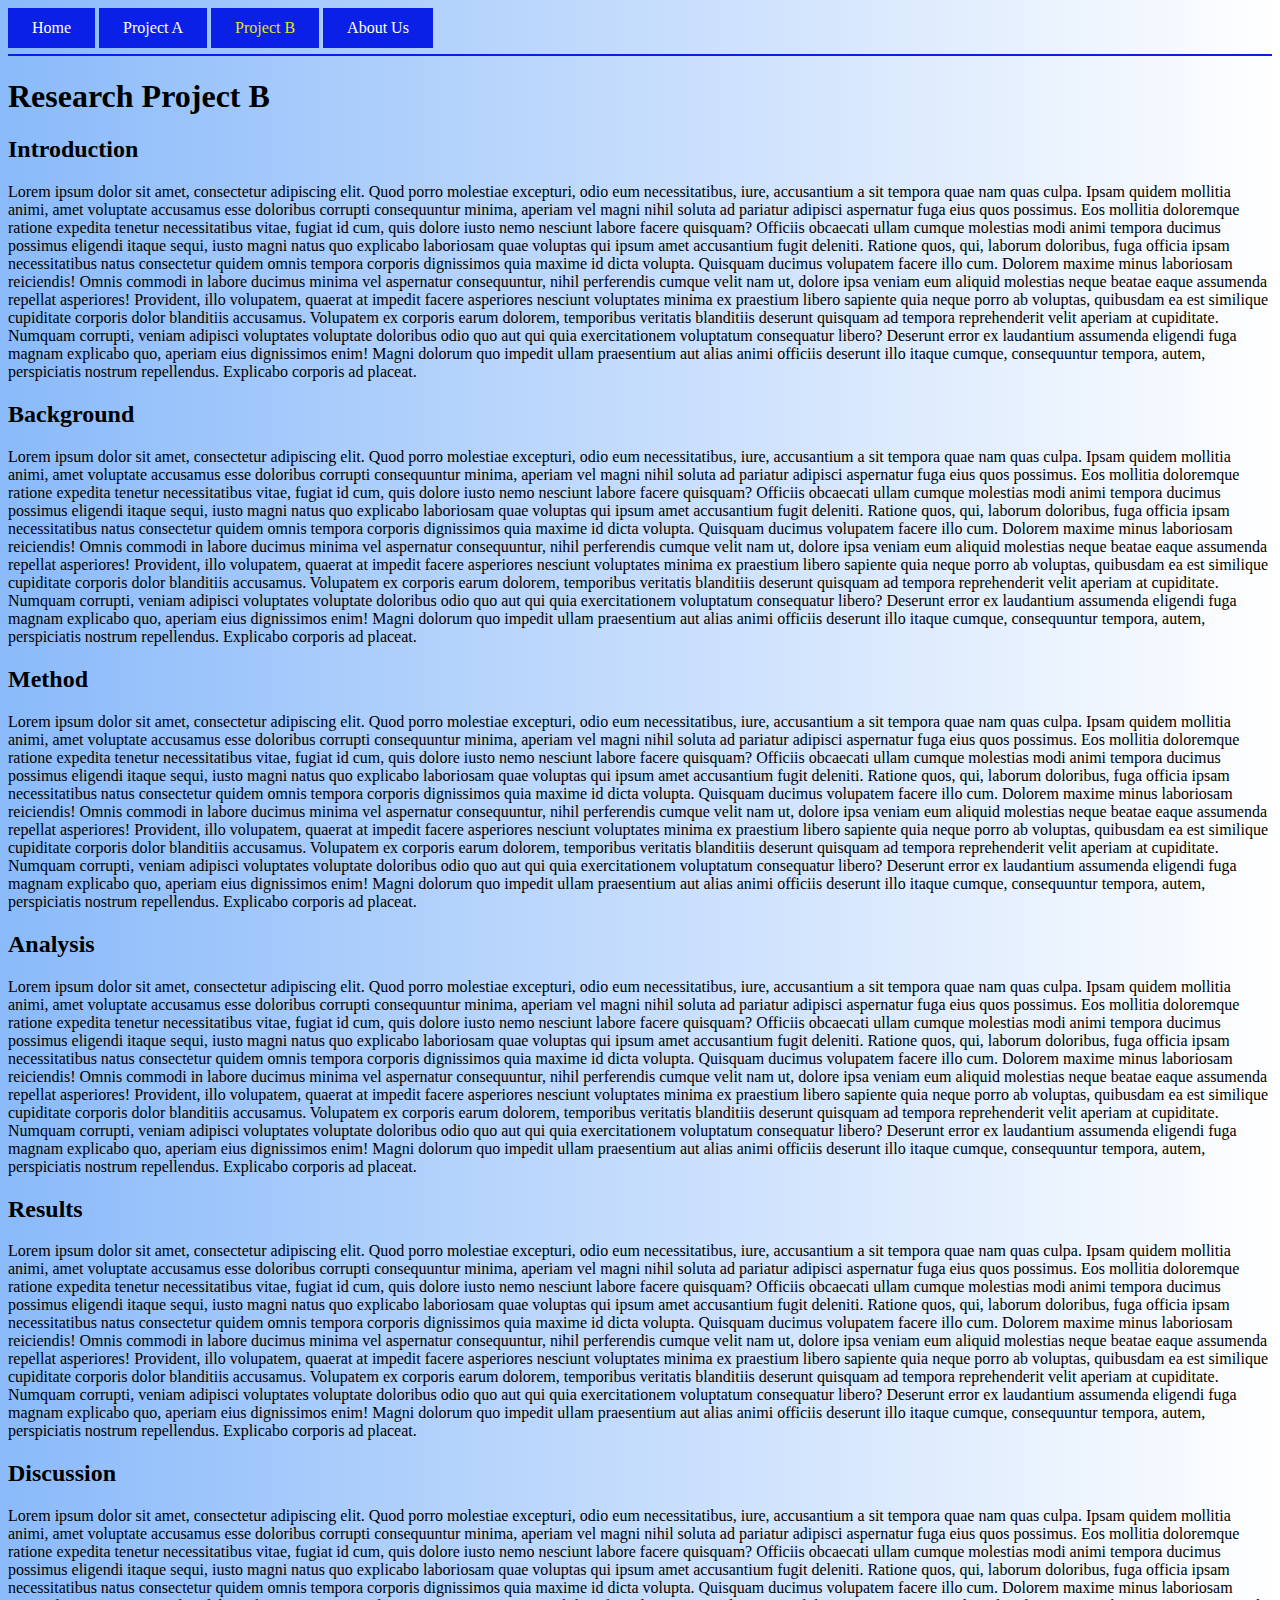
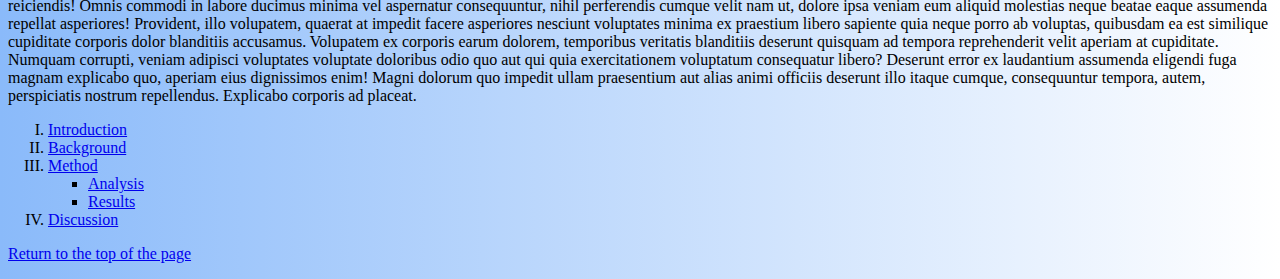
<file: q5/menu.html>
<!DOCTYPE html>
<html lang="en">
    <head>
        <meta charset="utf-8">
        <title>MGIS 3320 - Q5</title>
        <link rel="stylesheet" href="menu.css">
    </head>

    <body>

        <nav>
            <ul>
                <li><a href="/index.html">Home</a></li>
                <li><a href="/q4/project.html">Project A</a></li>
                <li><a class="active" href="exam.html">Project B</a></li>
                <li><a href="#">About Us</a></li>
            </ul>
        </nav>

        <article>
            <h1 id="top">Research Project B</h1>

            <h2 id="introduction">Introduction</h2>
            <p>Lorem ipsum dolor sit amet, consectetur adipiscing elit. Quod porro molestiae excepturi, odio eum necessitatibus, iure, accusantium a sit tempora quae nam quas culpa. Ipsam quidem mollitia animi, amet voluptate accusamus esse doloribus corrupti consequuntur minima, aperiam vel magni nihil soluta ad pariatur adipisci aspernatur fuga eius quos possimus. Eos mollitia doloremque ratione expedita tenetur necessitatibus vitae, fugiat id cum, quis dolore iusto nemo nesciunt labore facere quisquam? Officiis obcaecati ullam cumque molestias modi animi tempora ducimus possimus eligendi itaque sequi, iusto magni natus quo explicabo laboriosam quae voluptas qui ipsum amet accusantium fugit deleniti. Ratione quos, qui, laborum doloribus, fuga officia ipsam necessitatibus natus consectetur quidem omnis tempora corporis dignissimos quia maxime id dicta volupta. Quisquam ducimus volupatem facere illo cum. Dolorem maxime minus laboriosam reiciendis! Omnis commodi in labore ducimus minima vel aspernatur consequuntur, nihil perferendis cumque velit nam ut, dolore ipsa veniam eum aliquid molestias neque beatae eaque assumenda repellat asperiores! Provident, illo volupatem, quaerat at impedit facere asperiores nesciunt voluptates minima ex praestium libero sapiente quia neque porro ab voluptas, quibusdam ea est similique cupiditate corporis dolor blanditiis accusamus. Volupatem ex corporis earum dolorem, temporibus veritatis blanditiis deserunt quisquam ad tempora reprehenderit velit aperiam at cupiditate. Numquam corrupti, veniam adipisci voluptates voluptate doloribus odio quo aut qui quia exercitationem voluptatum consequatur libero? Deserunt error ex laudantium assumenda eligendi fuga magnam explicabo quo, aperiam eius dignissimos enim! Magni dolorum quo impedit ullam praesentium aut alias animi officiis deserunt illo itaque cumque, consequuntur tempora, autem, perspiciatis nostrum repellendus. Explicabo corporis ad placeat.</p>

            <h2 id="background">Background</h2>
            <p>Lorem ipsum dolor sit amet, consectetur adipiscing elit. Quod porro molestiae excepturi, odio eum necessitatibus, iure, accusantium a sit tempora quae nam quas culpa. Ipsam quidem mollitia animi, amet voluptate accusamus esse doloribus corrupti consequuntur minima, aperiam vel magni nihil soluta ad pariatur adipisci aspernatur fuga eius quos possimus. Eos mollitia doloremque ratione expedita tenetur necessitatibus vitae, fugiat id cum, quis dolore iusto nemo nesciunt labore facere quisquam? Officiis obcaecati ullam cumque molestias modi animi tempora ducimus possimus eligendi itaque sequi, iusto magni natus quo explicabo laboriosam quae voluptas qui ipsum amet accusantium fugit deleniti. Ratione quos, qui, laborum doloribus, fuga officia ipsam necessitatibus natus consectetur quidem omnis tempora corporis dignissimos quia maxime id dicta volupta. Quisquam ducimus volupatem facere illo cum. Dolorem maxime minus laboriosam reiciendis! Omnis commodi in labore ducimus minima vel aspernatur consequuntur, nihil perferendis cumque velit nam ut, dolore ipsa veniam eum aliquid molestias neque beatae eaque assumenda repellat asperiores! Provident, illo volupatem, quaerat at impedit facere asperiores nesciunt voluptates minima ex praestium libero sapiente quia neque porro ab voluptas, quibusdam ea est similique cupiditate corporis dolor blanditiis accusamus. Volupatem ex corporis earum dolorem, temporibus veritatis blanditiis deserunt quisquam ad tempora reprehenderit velit aperiam at cupiditate. Numquam corrupti, veniam adipisci voluptates voluptate doloribus odio quo aut qui quia exercitationem voluptatum consequatur libero? Deserunt error ex laudantium assumenda eligendi fuga magnam explicabo quo, aperiam eius dignissimos enim! Magni dolorum quo impedit ullam praesentium aut alias animi officiis deserunt illo itaque cumque, consequuntur tempora, autem, perspiciatis nostrum repellendus. Explicabo corporis ad placeat.</p>

            <h2 id="method">Method</h2>
            <p>Lorem ipsum dolor sit amet, consectetur adipiscing elit. Quod porro molestiae excepturi, odio eum necessitatibus, iure, accusantium a sit tempora quae nam quas culpa. Ipsam quidem mollitia animi, amet voluptate accusamus esse doloribus corrupti consequuntur minima, aperiam vel magni nihil soluta ad pariatur adipisci aspernatur fuga eius quos possimus. Eos mollitia doloremque ratione expedita tenetur necessitatibus vitae, fugiat id cum, quis dolore iusto nemo nesciunt labore facere quisquam? Officiis obcaecati ullam cumque molestias modi animi tempora ducimus possimus eligendi itaque sequi, iusto magni natus quo explicabo laboriosam quae voluptas qui ipsum amet accusantium fugit deleniti. Ratione quos, qui, laborum doloribus, fuga officia ipsam necessitatibus natus consectetur quidem omnis tempora corporis dignissimos quia maxime id dicta volupta. Quisquam ducimus volupatem facere illo cum. Dolorem maxime minus laboriosam reiciendis! Omnis commodi in labore ducimus minima vel aspernatur consequuntur, nihil perferendis cumque velit nam ut, dolore ipsa veniam eum aliquid molestias neque beatae eaque assumenda repellat asperiores! Provident, illo volupatem, quaerat at impedit facere asperiores nesciunt voluptates minima ex praestium libero sapiente quia neque porro ab voluptas, quibusdam ea est similique cupiditate corporis dolor blanditiis accusamus. Volupatem ex corporis earum dolorem, temporibus veritatis blanditiis deserunt quisquam ad tempora reprehenderit velit aperiam at cupiditate. Numquam corrupti, veniam adipisci voluptates voluptate doloribus odio quo aut qui quia exercitationem voluptatum consequatur libero? Deserunt error ex laudantium assumenda eligendi fuga magnam explicabo quo, aperiam eius dignissimos enim! Magni dolorum quo impedit ullam praesentium aut alias animi officiis deserunt illo itaque cumque, consequuntur tempora, autem, perspiciatis nostrum repellendus. Explicabo corporis ad placeat.</p>

            <h2 id="analysis">Analysis</h2>
            <p>Lorem ipsum dolor sit amet, consectetur adipiscing elit. Quod porro molestiae excepturi, odio eum necessitatibus, iure, accusantium a sit tempora quae nam quas culpa. Ipsam quidem mollitia animi, amet voluptate accusamus esse doloribus corrupti consequuntur minima, aperiam vel magni nihil soluta ad pariatur adipisci aspernatur fuga eius quos possimus. Eos mollitia doloremque ratione expedita tenetur necessitatibus vitae, fugiat id cum, quis dolore iusto nemo nesciunt labore facere quisquam? Officiis obcaecati ullam cumque molestias modi animi tempora ducimus possimus eligendi itaque sequi, iusto magni natus quo explicabo laboriosam quae voluptas qui ipsum amet accusantium fugit deleniti. Ratione quos, qui, laborum doloribus, fuga officia ipsam necessitatibus natus consectetur quidem omnis tempora corporis dignissimos quia maxime id dicta volupta. Quisquam ducimus volupatem facere illo cum. Dolorem maxime minus laboriosam reiciendis! Omnis commodi in labore ducimus minima vel aspernatur consequuntur, nihil perferendis cumque velit nam ut, dolore ipsa veniam eum aliquid molestias neque beatae eaque assumenda repellat asperiores! Provident, illo volupatem, quaerat at impedit facere asperiores nesciunt voluptates minima ex praestium libero sapiente quia neque porro ab voluptas, quibusdam ea est similique cupiditate corporis dolor blanditiis accusamus. Volupatem ex corporis earum dolorem, temporibus veritatis blanditiis deserunt quisquam ad tempora reprehenderit velit aperiam at cupiditate. Numquam corrupti, veniam adipisci voluptates voluptate doloribus odio quo aut qui quia exercitationem voluptatum consequatur libero? Deserunt error ex laudantium assumenda eligendi fuga magnam explicabo quo, aperiam eius dignissimos enim! Magni dolorum quo impedit ullam praesentium aut alias animi officiis deserunt illo itaque cumque, consequuntur tempora, autem, perspiciatis nostrum repellendus. Explicabo corporis ad placeat.</p>

            <h2 id="results">Results</h2>
            <p>Lorem ipsum dolor sit amet, consectetur adipiscing elit. Quod porro molestiae excepturi, odio eum necessitatibus, iure, accusantium a sit tempora quae nam quas culpa. Ipsam quidem mollitia animi, amet voluptate accusamus esse doloribus corrupti consequuntur minima, aperiam vel magni nihil soluta ad pariatur adipisci aspernatur fuga eius quos possimus. Eos mollitia doloremque ratione expedita tenetur necessitatibus vitae, fugiat id cum, quis dolore iusto nemo nesciunt labore facere quisquam? Officiis obcaecati ullam cumque molestias modi animi tempora ducimus possimus eligendi itaque sequi, iusto magni natus quo explicabo laboriosam quae voluptas qui ipsum amet accusantium fugit deleniti. Ratione quos, qui, laborum doloribus, fuga officia ipsam necessitatibus natus consectetur quidem omnis tempora corporis dignissimos quia maxime id dicta volupta. Quisquam ducimus volupatem facere illo cum. Dolorem maxime minus laboriosam reiciendis! Omnis commodi in labore ducimus minima vel aspernatur consequuntur, nihil perferendis cumque velit nam ut, dolore ipsa veniam eum aliquid molestias neque beatae eaque assumenda repellat asperiores! Provident, illo volupatem, quaerat at impedit facere asperiores nesciunt voluptates minima ex praestium libero sapiente quia neque porro ab voluptas, quibusdam ea est similique cupiditate corporis dolor blanditiis accusamus. Volupatem ex corporis earum dolorem, temporibus veritatis blanditiis deserunt quisquam ad tempora reprehenderit velit aperiam at cupiditate. Numquam corrupti, veniam adipisci voluptates voluptate doloribus odio quo aut qui quia exercitationem voluptatum consequatur libero? Deserunt error ex laudantium assumenda eligendi fuga magnam explicabo quo, aperiam eius dignissimos enim! Magni dolorum quo impedit ullam praesentium aut alias animi officiis deserunt illo itaque cumque, consequuntur tempora, autem, perspiciatis nostrum repellendus. Explicabo corporis ad placeat.</p>

            <h2 id="discussion">Discussion</h2>
            <p>Lorem ipsum dolor sit amet, consectetur adipiscing elit. Quod porro molestiae excepturi, odio eum necessitatibus, iure, accusantium a sit tempora quae nam quas culpa. Ipsam quidem mollitia animi, amet voluptate accusamus esse doloribus corrupti consequuntur minima, aperiam vel magni nihil soluta ad pariatur adipisci aspernatur fuga eius quos possimus. Eos mollitia doloremque ratione expedita tenetur necessitatibus vitae, fugiat id cum, quis dolore iusto nemo nesciunt labore facere quisquam? Officiis obcaecati ullam cumque molestias modi animi tempora ducimus possimus eligendi itaque sequi, iusto magni natus quo explicabo laboriosam quae voluptas qui ipsum amet accusantium fugit deleniti. Ratione quos, qui, laborum doloribus, fuga officia ipsam necessitatibus natus consectetur quidem omnis tempora corporis dignissimos quia maxime id dicta volupta. Quisquam ducimus volupatem facere illo cum. Dolorem maxime minus laboriosam reiciendis! Omnis commodi in labore ducimus minima vel aspernatur consequuntur, nihil perferendis cumque velit nam ut, dolore ipsa veniam eum aliquid molestias neque beatae eaque assumenda repellat asperiores! Provident, illo volupatem, quaerat at impedit facere asperiores nesciunt voluptates minima ex praestium libero sapiente quia neque porro ab voluptas, quibusdam ea est similique cupiditate corporis dolor blanditiis accusamus. Volupatem ex corporis earum dolorem, temporibus veritatis blanditiis deserunt quisquam ad tempora reprehenderit velit aperiam at cupiditate. Numquam corrupti, veniam adipisci voluptates voluptate doloribus odio quo aut qui quia exercitationem voluptatum consequatur libero? Deserunt error ex laudantium assumenda eligendi fuga magnam explicabo quo, aperiam eius dignissimos enim! Magni dolorum quo impedit ullam praesentium aut alias animi officiis deserunt illo itaque cumque, consequuntur tempora, autem, perspiciatis nostrum repellendus. Explicabo corporis ad placeat.</p>
        </article>

        <aside>
            <ol>
                <li><a href="#introduction">Introduction</a></li>
                <li><a href="#background">Background</a></li>
                <li><a href="#method">Method</a>
                    <ul>
                        <li><a href="#analysis">Analysis</a></li>
                        <li><a href="#results">Results</a></li>
                    </ul>
                </li>
                <li><a href="#discussion">Discussion</a></li>
            </ol>
            <p><a href="#top">Return to the top of the page</a></p>
        </aside>

    </body>
</html>
</file>
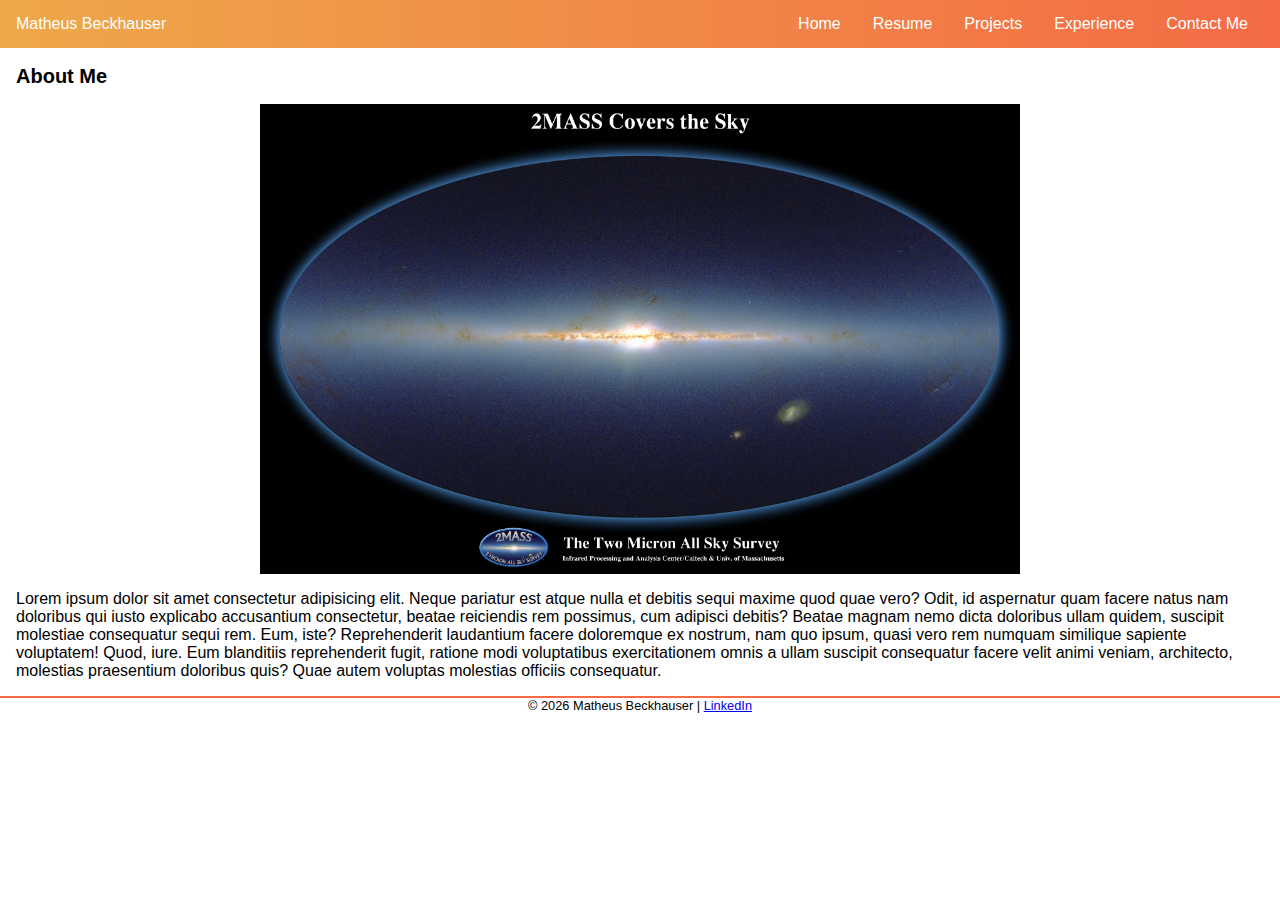
<file: q6/rwd.html>
<!DOCTYPE html>
<html lang="en">
<head>
<meta charset="UTF-8">
<meta name="viewport" content="width=device-width, initial-scale=1.0">
<title>Matheus Beckhauser - Responsive Web Design</title>
<link rel="stylesheet" href="rwd.css">
</head>
<body>
<section class="top-nav">
  <div>
    <p>Matheus Beckhauser</p>
  </div>
  <input id="menu-toggle" type="checkbox">
  <label class="menu-button-container" for="menu-toggle">
    <div class="menu-button"></div>
  </label>
  <ul class="menu">
    <li class="current"><a href="rwd.html">Home</a></li>
    <li><a href="/files/Resume.pdf" target="_blank">Resume</a></li>
    <li><a href="#">Projects</a></li>
    <li><a href="#">Experience</a></li>
    <li><a href="#">Contact Me</a></li>
  </ul>
</section>

<article>
  <h2>About Me</h2>
  <img src="/files/2mass_allskyatlas.jpg" alt="Wide-field infrared view of the local universe from the 2MASS survey, showing galaxies as colored points around the Milky Way's plane.">
  <p>Lorem ipsum dolor sit amet consectetur adipisicing elit. Neque pariatur est atque nulla et debitis sequi maxime quod quae vero? Odit, id aspernatur quam facere natus nam doloribus qui iusto explicabo accusantium consectetur, beatae reiciendis rem possimus, cum adipisci debitis? Beatae magnam nemo dicta doloribus ullam quidem, suscipit molestiae consequatur sequi rem. Eum, iste? Reprehenderit laudantium facere doloremque ex nostrum, nam quo ipsum, quasi vero rem numquam similique sapiente voluptatem! Quod, iure. Eum blanditiis reprehenderit fugit, ratione modi voluptatibus exercitationem omnis a ullam suscipit consequatur facere velit animi veniam, architecto, molestias praesentium doloribus quis? Quae autem voluptas molestias officiis consequatur.</p>
</article>

<footer>
  &copy; 2026 Matheus Beckhauser |
  <a href="http://www.linkedin.com/in/matheus-sousa-beckhauser-232a20245" target="_blank" rel="noopener noreferrer">LinkedIn</a>
</footer>
</body>
</html>
</file>
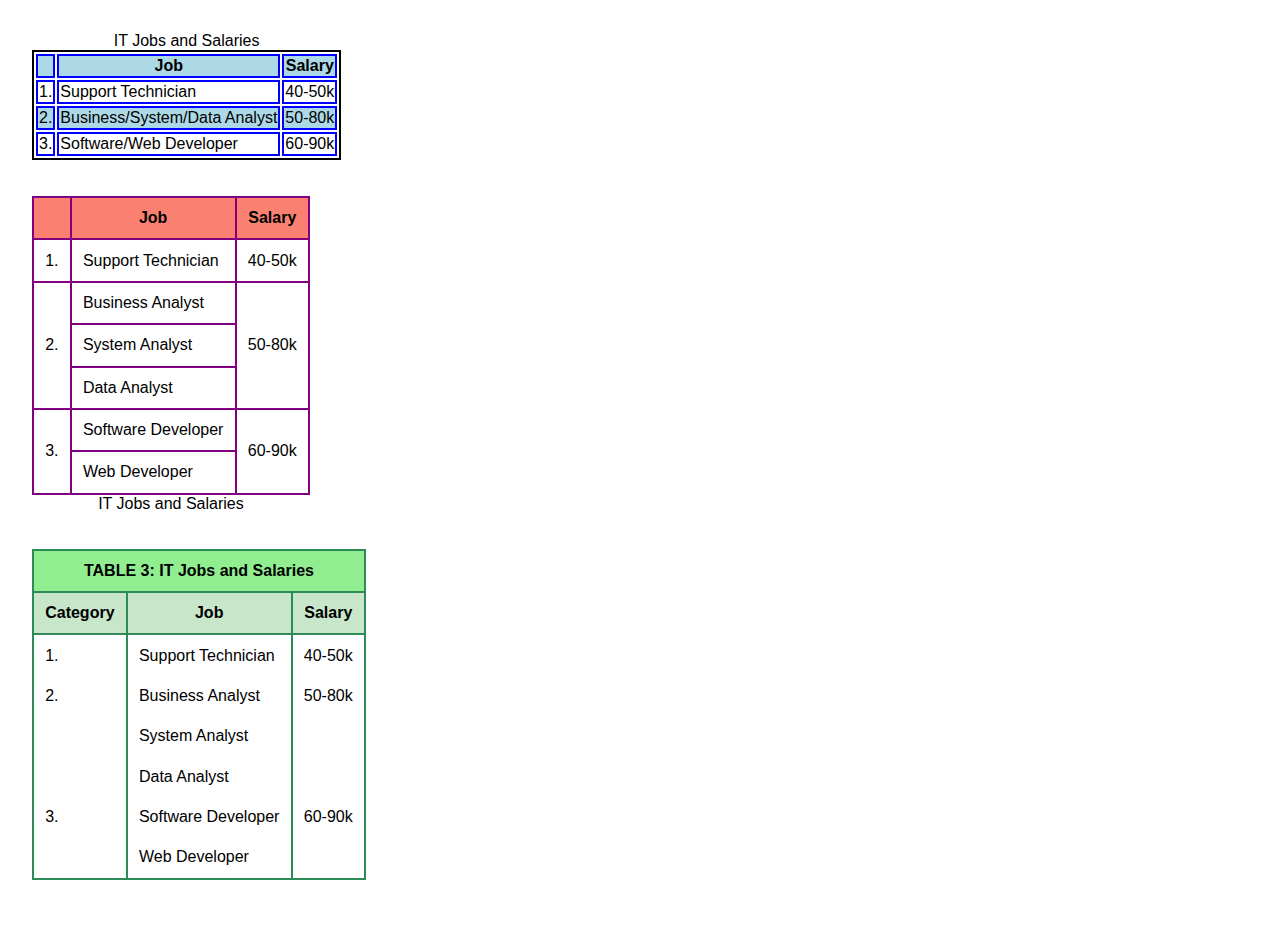
<file: q7/table.html>
<!DOCTYPE html>
<html lang="en">
<head>
  <meta charset="UTF-8">
  <meta name="viewport" content="width=device-width, initial-scale=1.0">
  <title>Tables</title>
  <link rel="stylesheet" href="table.css">
</head>
<body>

<table class="first">
  <caption>IT Jobs and Salaries</caption>
  <tr><th></th><th>Job</th><th>Salary</th></tr>
  <tr><td>1.</td><td>Support Technician</td><td>40-50k</td></tr>
  <tr><td>2.</td><td>Business/System/Data Analyst</td><td>50-80k</td></tr>
  <tr><td>3.</td><td>Software/Web Developer</td><td>60-90k</td></tr>
</table>
<br><br>

<table class="second">
  <caption>IT Jobs and Salaries</caption>
  <tr><th></th><th>Job</th><th>Salary</th></tr>
  <tr><td>1.</td><td>Support Technician</td><td>40-50k</td></tr>
  <tr><td rowspan="3">2.</td><td>Business Analyst</td><td rowspan="3">50-80k</td></tr>
  <tr><td>System Analyst</td></tr>
  <tr><td>Data Analyst</td></tr>
  <tr><td rowspan="2">3.</td><td>Software Developer</td><td rowspan="2">60-90k</td></tr>
  <tr><td>Web Developer</td></tr>
</table>
<br><br>

<table class="third">
  <thead>
    <tr><th colspan="3">TABLE 3: IT Jobs and Salaries</th></tr>
    <tr><th>Category</th><th>Job</th><th>Salary</th></tr>
  </thead>
  <tbody>
    <tr><td class="number" rowspan="1">1.</td><td>Support Technician</td><td>40-50k</td></tr>
    <tr><td class="number" rowspan="3">2.</td><td>Business Analyst</td><td rowspan="3">50-80k</td></tr>
    <tr><td>System Analyst</td></tr>
    <tr><td>Data Analyst</td></tr>
    <tr><td class="number" rowspan="2">3.</td><td>Software Developer</td><td rowspan="2">60-90k</td></tr>
    <tr><td>Web Developer</td></tr>
  </tbody>
</table>

</body>
</html>
</file>
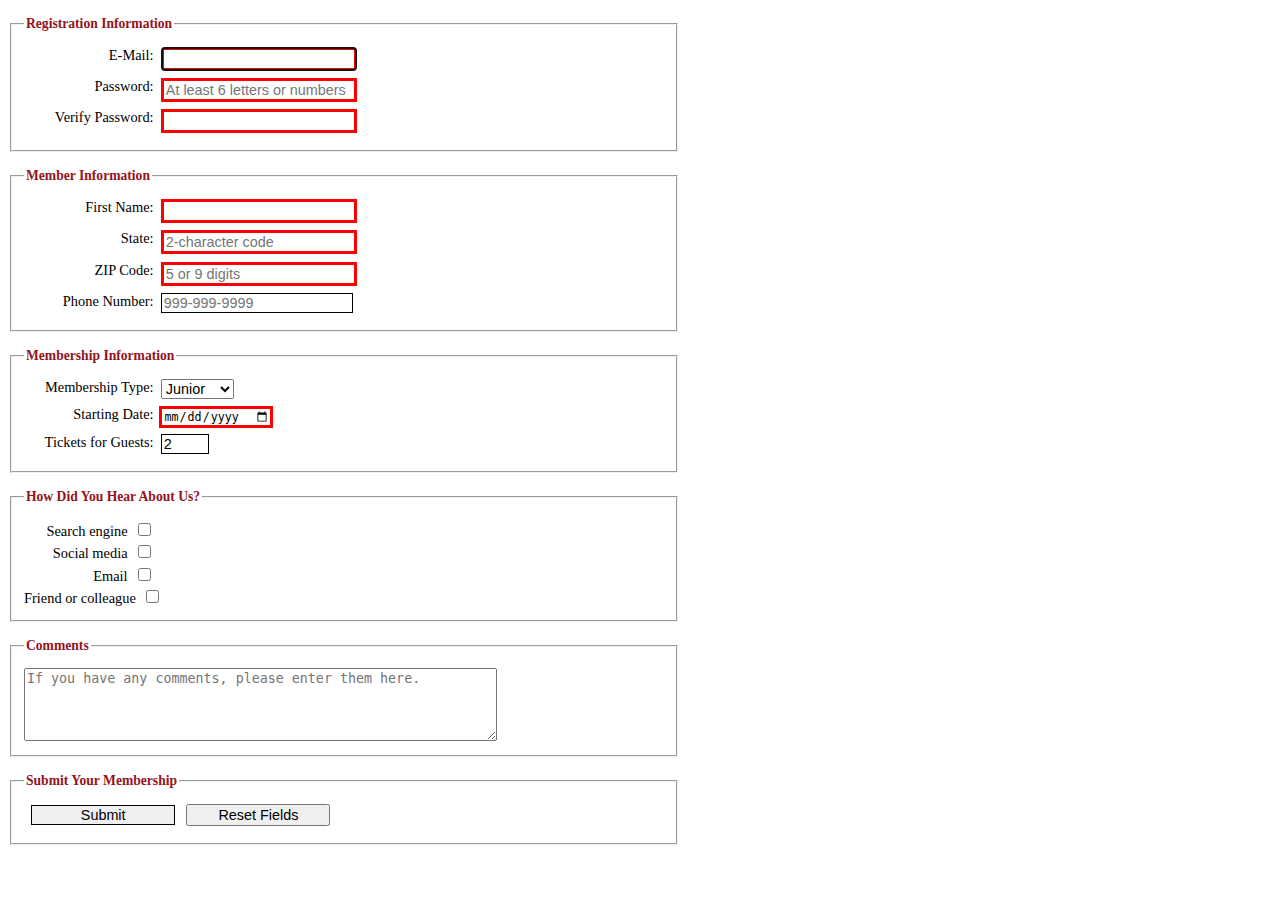
<file: q8/form.html>
<!DOCTYPE html>
<html lang="en">
<head>
    <meta charset="UTF-8">
    <title>Membership Registration Form</title>
    <link rel="stylesheet" href="form.css">
</head>
<body>

<form action="register_account.html" method="post" id="registration_form">

    <fieldset>
        <legend>Registration Information</legend>

        <label for="email">E-Mail:</label>
        <input type="email" name="email" id="email"
               autofocus required autocomplete="on"><br>

        <label for="password">Password:</label>
        <input type="password" name="password" id="password" required
               placeholder="At least 6 letters or numbers"
               pattern="[a-zA-Z0-9]{6,}"
               title="Must be at least 6 alphanumeric characters"><br>

        <label for="verify">Verify Password:</label>
        <input type="password" name="verify" id="verify" required><br>
    </fieldset>

    <fieldset>
        <legend>Member Information</legend>

        <label for="first_name">First Name:</label>
        <input type="text" name="first_name" id="first_name"
               required autocomplete="on"><br>

        <label for="state">State:</label>
        <input type="text" name="state" id="state" required
               maxlength="2"
               placeholder="2-character code"
               autocomplete="on"><br>

        <label for="zip">ZIP Code:</label>
        <input type="text" name="zip" id="zip" required
               placeholder="5 or 9 digits"
               pattern="^\d{5}(-\d{4})?$"
               title="Either 5 or 9 digits"
               autocomplete="on"><br>

        <label for="phone">Phone Number:</label>
        <input type="tel" name="phone" id="phone"
               placeholder="999-999-9999"
               pattern="\d{3}[\-]\d{3}[\-]\d{4}"
               title="Must be 999-999-999 format"
               autocomplete="on"><br>
    </fieldset>

    <fieldset>
        <legend>Membership Information</legend>

        <label for="membership_type">Membership Type:</label>
        <select name="membership_type" id="membership_type">
            <option value="junior">Junior</option>
            <option value="regular">Regular</option>
            <option value="charter">Charter</option>
        </select><br>

        <label for="starting_date">Starting Date:</label>
        <input type="date" name="starting_date" id="starting_date" required><br>

        <label for="tickets">Tickets for Guests:</label>
        <input type="number" name="tickets" id="tickets"
               min="1" max="4" value="2"><br>
    </fieldset>

    <fieldset>
        <legend>How Did You Hear About Us?</legend>

        <label>
            Search engine <input type="checkbox" name="source" value="search engine">
        </label><br>

        <label>
            Social media <input type="checkbox" name="source" value="social media">
        </label><br>

        <label>
            Email <input type="checkbox" name="source" value="email">
        </label><br>

        <label style="white-space: nowrap;">
            Friend or colleague <input type="checkbox" name="source" value="friend or colleague">
        </label><br>
    </fieldset>

    <fieldset>
        <legend>Comments</legend>

        <label></label>
        <textarea name="comments" id="comments"
                  placeholder="If you have any comments, please enter them here."></textarea><br>
    </fieldset>

    <fieldset id="buttons">
        <legend>Submit Your Membership</legend>

        <label></label>
        <input type="submit" value="Submit">
        <input type="reset" value="Reset Fields"><br>
    </fieldset>

</form>

</body>
</html>
</file>
<file: coding exam/exam.css>
html {
    background-image: linear-gradient(to left, white 0%, rgb(138, 186, 250) 100%);
}

body {
    font-family: Arial, Helvetica, sans-serif;
    font-size: 100%;
    width: 95%;
    background-color: white;
    margin: 15px auto;
    padding: 15px 1.5em;
    border: 1px solid black;
    border-radius: 25px;
    box-shadow: 5px 5px 0 0;
    background-image: url("/files/logo.png");
    background-size: 150px auto;
    background-position: right;
    background-repeat: repeat-y;
    background-attachment: fixed;
}

a {
    color: rgb(11, 32, 230);
    text-decoration: none;
}

a:focus, a:hover {
    font-style: italic;
    color: orangered;
}

h1, h2, h3, h4 {
    color: rgb(11, 32, 230);
}

.shadow {
    text-shadow: 2px 2px 2px rgb(11, 32, 230);
}

/* ── Nav Bar ── */

nav {
    overflow: auto;
    border-bottom: 2px solid rgb(11, 32, 230);
    margin-bottom: 1em;
    padding-bottom: 6px;
}

nav ul {
    list-style: none;
    margin: 0;
    padding: 0;
}

nav ul li {
    float: left;
}

nav ul li a {
    display: block;
    background-color: rgb(11, 32, 230);
    color: white;
    text-decoration: none;
    padding: 0.7em 1.5em;
    font-style: normal;
    margin-right: 4px;
}

nav ul li a:hover,
nav ul li a:focus {
    background-color: rgb(11, 32, 230);
    color: rgb(228, 228, 33);
    font-style: normal;
}

nav ul li a.active {
    background-color: rgb(11, 32, 230);
    color: rgb(228, 228, 33);
    font-style: normal;
}

/* ── Article ── */

article {
    clear: left;
    width: 75%;
    float: left;
    column-count: 3;
    column-rule: 4px dotted rgb(11, 32, 230);
    column-gap: 2em;
}

article h1 {
    column-span: all;
    margin-top: 0.5em;
    margin-bottom: 0.3em;
}

article h2 {
    margin-top: 0.8em;
    margin-bottom: 0.3em;
}

article img {
    float: left;
    margin-right: 1em;
    margin-bottom: 1em;
}

article p::first-letter {
    font-size: 3em;
    font-weight: bold;
    font-style: italic;
    font-family: 'Times New Roman', Times, serif;
    color: black;
}

/* ── Aside ── */

aside {
    width: 20%;
    background-color: rgb(138, 186, 250);
    padding: 1em;
    border: 1px solid rgb(11, 32, 230);
    position: fixed;
    right: 2.5%;
    top: 160px;
}

aside ol {
    list-style-type: upper-roman;
    margin: 0;
    padding-left: 1.5em;
}

aside ol ul {
    list-style-type: disc;
    padding-left: 1.2em;
}

aside ol ul ol {
    list-style-type: lower-alpha;
    padding-left: 1.2em;
}

aside a {
    color: rgb(11, 32, 230);
    text-decoration: underline;
}

aside a:hover,
aside a:focus {
    color: orangered;
    font-style: italic;
}

aside p {
    margin-top: 1em;
}

/* ── Footer ── */

footer {
    clear: both;
    border-top: 2px solid rgb(11, 32, 230);
    padding-top: 1em;
    margin-top: 1em;
    text-align: center;
}

footer p {
    font-size: 80%;
}
</file>
<file: q5/menu.css>
html {
    background-image: linear-gradient(to left, white 0%, rgb(138, 186, 250) 100%);
}

/* ── Nav Bar ── */

nav {
    overflow: auto;
    border-bottom: 2px solid rgb(11, 32, 230);
    margin-bottom: 1em;
    padding-bottom: 6px;
}

nav ul {
    list-style: none;
    margin: 0;
    padding: 0;
}

nav ul li {
    float: left;
}

nav ul li a {
    display: block;
    background-color: rgb(11, 32, 230);
    color: white;
    text-decoration: none;
    padding: 0.7em 1.5em;
    font-style: normal;
    margin-right: 4px;
}

nav ul li a:hover,
nav ul li a:focus {
    background-color: rgb(11, 32, 230);
    color: rgb(228, 228, 33);
    font-style: normal;
}

nav ul li a.active {
    background-color: rgb(11, 32, 230);
    color: rgb(228, 228, 33);
    font-style: normal;
}

/* ── Aside ── */

aside ol {
    list-style-type: upper-roman;
}

aside ul {
    list-style-type: square;
}
</file>
<file: q6/rwd.css>
html, body {
  margin: 0;
  height: 100%;
  font-size: 100%;
}
* {
  font-family: Verdana, Arial, Helvetica, sans-serif;
  box-sizing: border-box;
}
/*---------------------------------------------------------------*/
.top-nav {
  display: flex;
  flex-direction: row;
  align-items: center;
  justify-content: space-between;
  background-color: #00BAF0;
  background: linear-gradient(to left, #f46b45, #eea849);
  /* W3C, IE 10+/ Edge, Firefox 16+, Chrome 26+, Opera 12+, Safari 7+ */
  color: #FFF;
  height: 3em;
  padding: 1em;
}
.menu {
  display: flex;
  flex-direction: row;
  list-style-type: none;
  margin: 0;
  padding: 0;
}
.menu > li {
  margin: 0 1rem;
  overflow: hidden;
}
.menu-button-container {
  display: none;
  height: 100%;
  width: 30px;
  cursor: pointer;
  flex-direction: column;
  justify-content: center;
  align-items: center;
}
#menu-toggle {
  display: none;
}
.menu-button,
.menu-button::before,
.menu-button::after {
  display: block;
  background-color: #fff;
  position: absolute;
  height: 4px;
  width: 30px;
  transition: transform 400ms cubic-bezier(0.23, 1, 0.32, 1);
  border-radius: 2px;
}
.menu-button::before {
  content: '';
  margin-top: -8px;
}
.menu-button::after {
  content: '';
  margin-top: 8px;
}
#menu-toggle:checked + .menu-button-container .menu-button::before {
  margin-top: 0px;
  transform: rotate(405deg);
}
#menu-toggle:checked + .menu-button-container .menu-button {
  background: rgba(255, 255, 255, 0);
}
#menu-toggle:checked + .menu-button-container .menu-button::after {
  margin-top: 0px;
  transform: rotate(-405deg);
}
/*----end of menu*/
section a {
  text-decoration: none;
  color: white;
}
.menu a:hover,
a.current {
  text-decoration: underline;
}
article {
  padding: 0 1em;
}
article h2 {
  font-size: 1.25em;
}
article p {
  font-size: 1em;
}
article img {
  margin: auto;
  display: block;
  width: 100%;
  max-width: 760px;
}
footer {
  border-top: 2px solid #f46b45;
  text-align: center;
  font-size: .8em;
}
@media (max-width: 700px) {
  .menu-button-container {
    display: flex;
  }
  .menu {
    position: absolute;
    top: 0;
    margin-top: 50px;
    left: 0;
    flex-direction: column;
    width: 100%;
    justify-content: center;
    align-items: center;
  }
  #menu-toggle ~ .menu li {
    height: 0;
    margin: 0;
    padding: 0;
    border: 0;
    transition: height 400ms cubic-bezier(0.23, 1, 0.32, 1);
  }
  #menu-toggle:checked ~ .menu li {
    border: 1px solid #333;
    height: 2.5em;
    padding: 0.5em;
    transition: height 400ms cubic-bezier(0.23, 1, 0.32, 1);
  }
  .menu > li {
    display: flex;
    justify-content: center;
    margin: 0;
    padding: 0.5em 0;
    width: 100%;
    color: white;
    background-color: #222;
  }
  .menu > li:not(:last-child) {
    border-bottom: 1px solid #444;
  }
  article h2 {
    font-size: 1.1em;
  }
  article p {
    font-size: .8em;
  }
  footer {
    border-top: 1px solid #f46b45;
    text-align: center;
    font-size: .6em;
  }
}
</file>
<file: q7/table.css>
html, body {
  margin: 1em;
  height: 100%;
  font-size: 100%;
}
* {
  font-family: Verdana, Arial, Helvetica, sans-serif;
}
/*-----------------------------------------------------------*/
table.first {
  border-collapse: separate;
  border: 2px solid black;
}
table.first th, table.first td {
  border: 2px solid blue;
}
table.first tr:nth-child(odd) {
  background-color: lightblue;
}
/*-----------------------------------------------------------*/
table.second {
  border-collapse: collapse;
  border: 2px solid purple;
  caption-side: bottom;
}
table.second th {
  background-color: salmon;
}
table.second th, table.second td {
  padding: 0.7em;
  vertical-align: middle;
  border: 2px solid purple;
}
table.second thead tr:first-child {
  border-bottom: 2px solid purple;
}
/*-----------------------------------------------------------*/
table.third {
  border-collapse: collapse;
}
table.third th, table.third td {
  padding: 0.7em;
  vertical-align: top;
  border-left: 2px solid seagreen;
  border-right: 2px solid seagreen;
}
table.third thead tr:first-child {
  border-top: 2px solid seagreen;
  border-bottom: 2px solid seagreen;
  background-color: lightgreen;
}
table.third thead tr:nth-child(2) {
  border-bottom: 2px solid seagreen;
  background-color: #c8e6c9;
}
table.third tbody tr:last-child {
  border-bottom: 2px solid seagreen;
}

@media only screen and (max-width: 425px) {
  th, td {
    display: block;
  }
  thead, td.number {
    display: none;
    padding: 0;
  }
}
</file>
<file: q8/form.css>
fieldset {
    width: 40em;
    margin-top: 1em;
    margin-bottom: 1em;
    padding-top: .5em;
}

legend {
    color: #931420;
    font-weight: bold;
    font-size: 85%;
    margin-bottom: .5em;
}

label, input, select {
    font-size: 90%;
}

label {
    float: left;
    width: 9em;
    text-align: right;
}

input, select {
    margin-left: .5em;
    margin-bottom: .5em;
}

input:required {
    border: 3px solid red;
}

input:valid {
    border: 1px solid black;
}

input:invalid {
    box-shadow: none;
}

br {
    clear: both;
}

textarea {
    height: 5em;
    width: 35em;
}

#buttons input {
    width: 10em;
}
</file>
